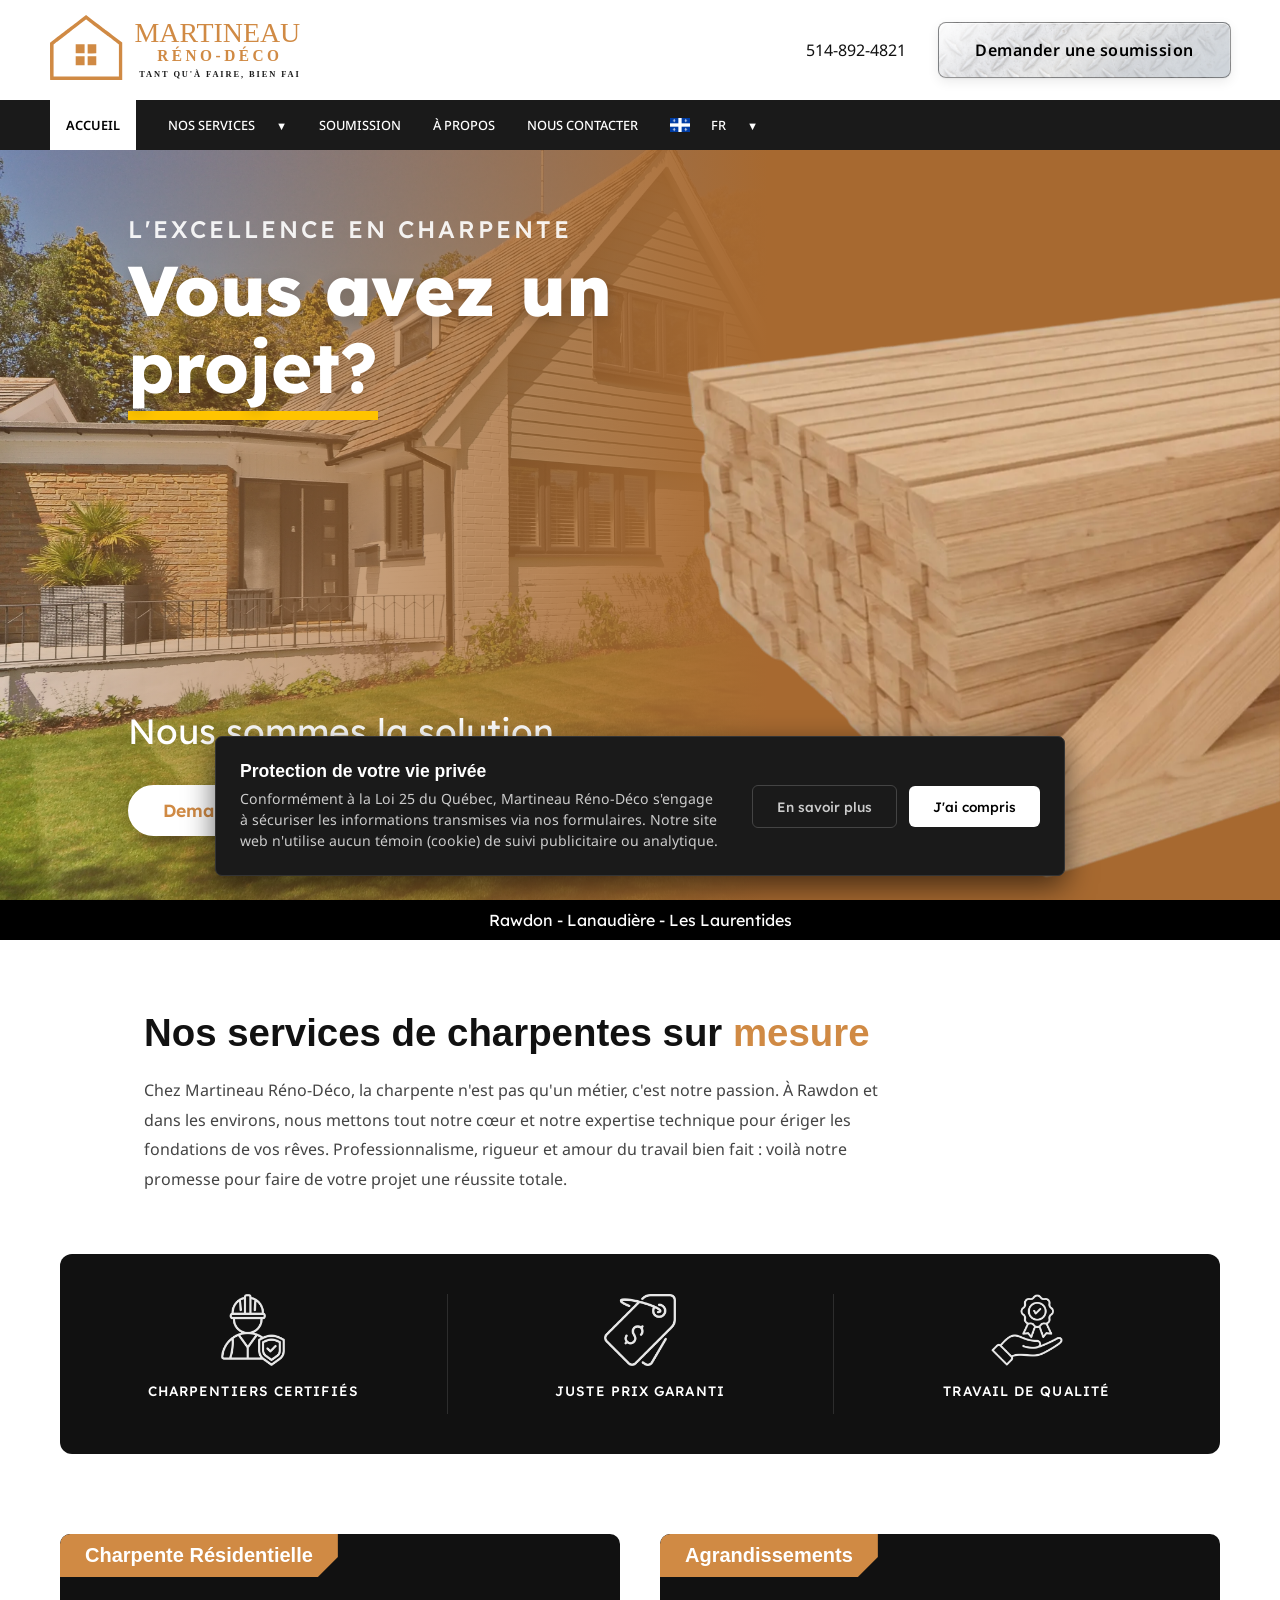
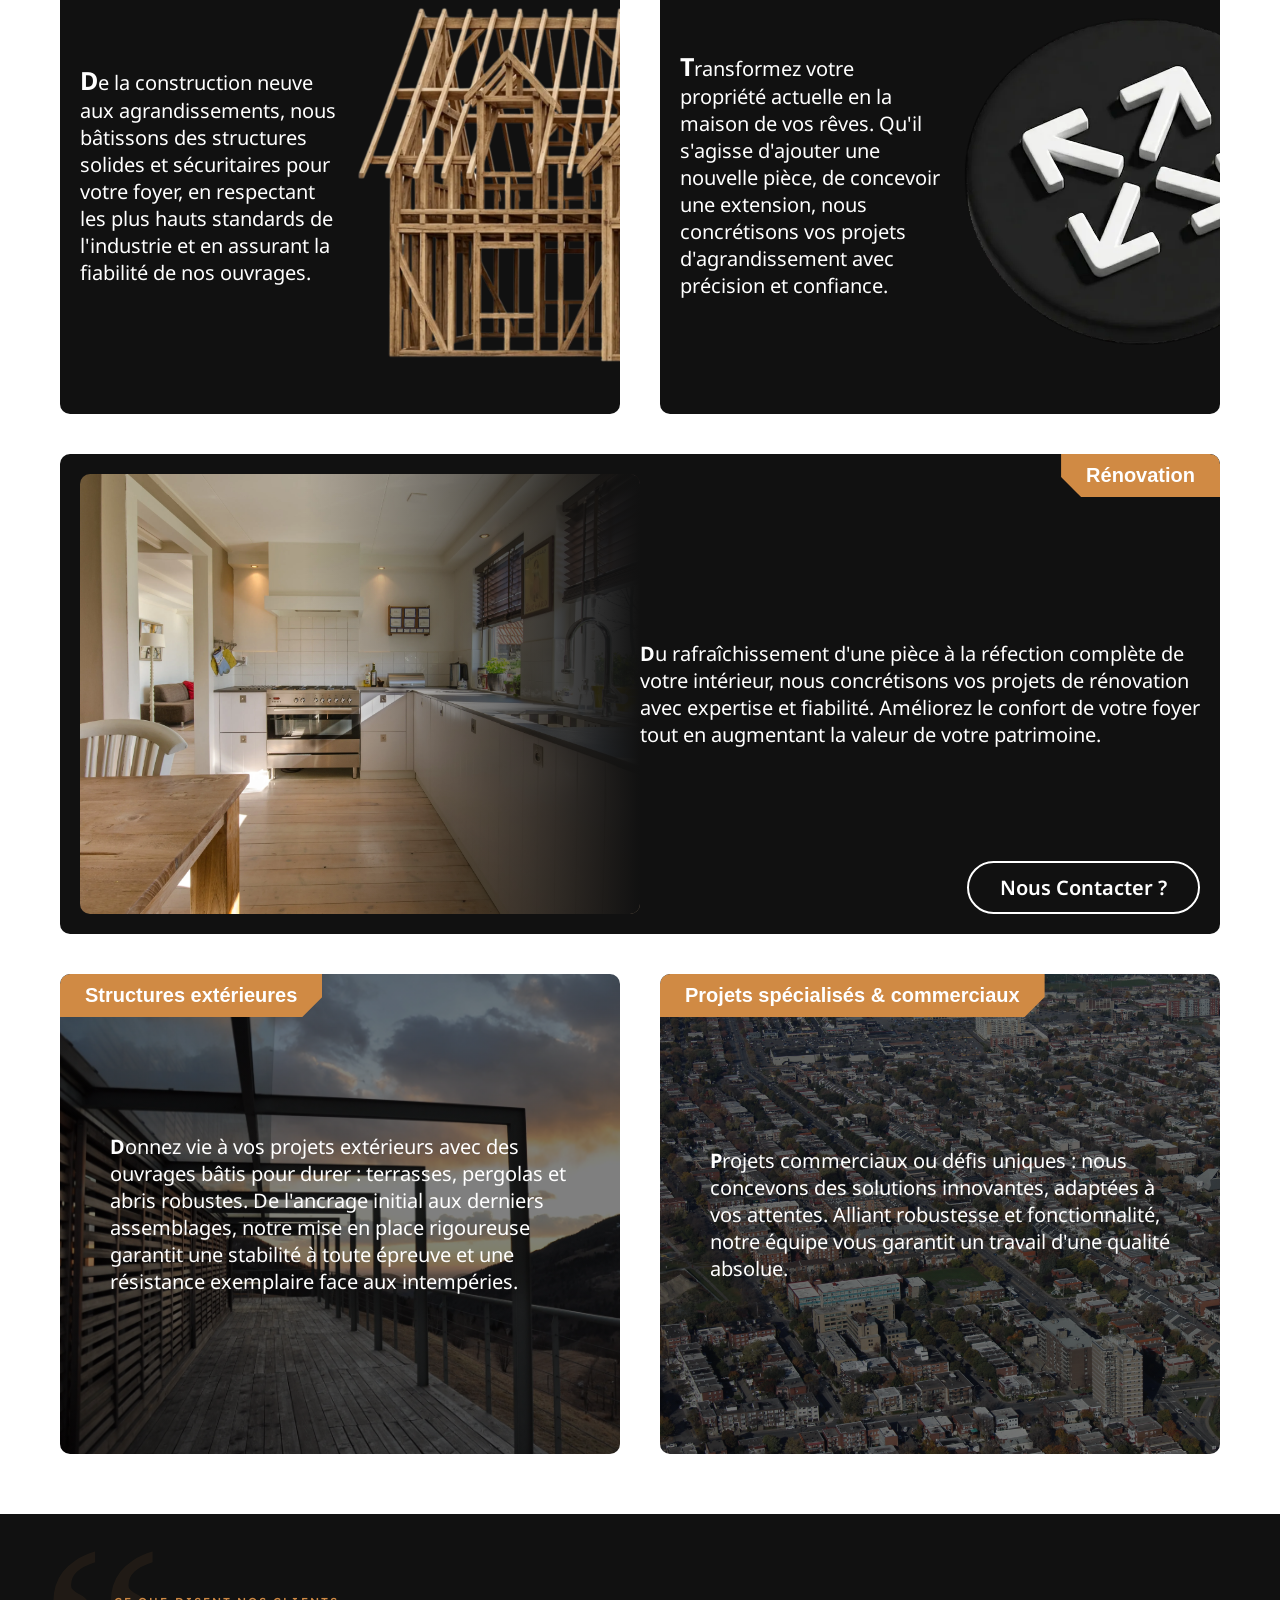
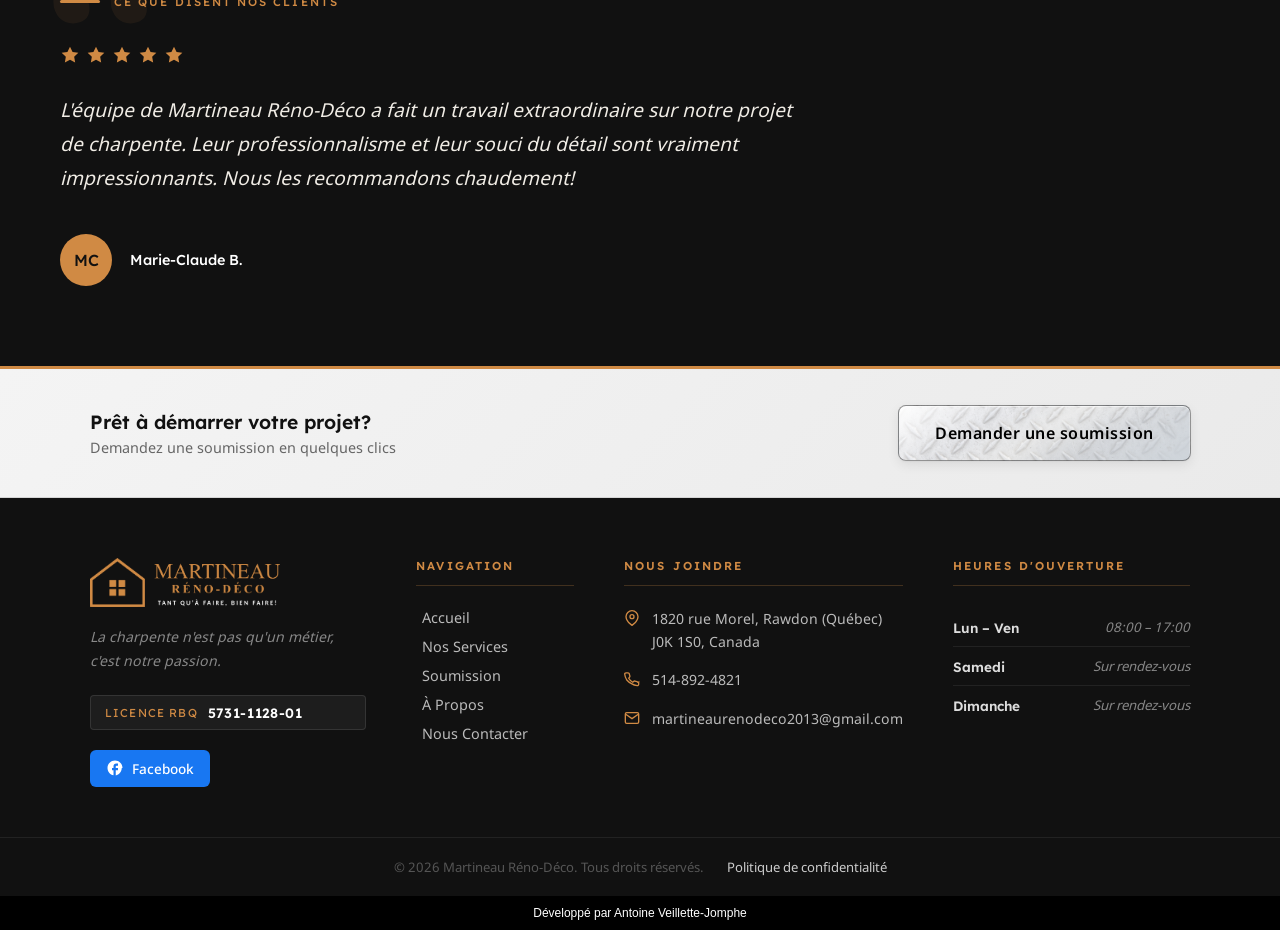
<file: index.html>
<!DOCTYPE html>
<html lang="fr">
<head>
    <meta charset="UTF-8">
    <meta name="viewport" content="width=device-width, initial-scale=1.0">
    <link rel="stylesheet" href="style.css">
    <link rel="icon" type="image/png" href="favicon.png">
    <meta property="og:image" content="https://www.martineaurenodeco.ca/icons/logo-second-version.webp" />
    <title data-i18n="title.index"></title>
</head>
<body>
    <div class="navbar-section">
            <div class="navbar">
            <div class="upper">
                <div class="background"></div>
                <div class="left">
                    <div class="logo">
                        <a href=""><img src="icons/logo-second-version.svg" alt="Logo"></a>
                    </div>
                </div>
                <div class="right">
                    <div class="tel">
                        <a href="tel:514-892-4821"><span>514-892-4821</span></a>
                    </div>

                    <div class="soumission">
                        <a class="diamond-plate" href="soumission.html">
                            <span data-i18n="hero.requestSubmission">Demander une soumission</span>
                        </a>
                    </div>

                    <button class="hamburger" aria-label="Menu">
                        <span class="bar"></span>
                        <span class="bar"></span>
                        <span class="bar"></span>
                    </button>
                </div>
            </div>

            <div class="bottom">
                <div class="background"></div>
                <div class="links">
                    <a class="active" href="index.html" data-i18n="nav.home">Accueil</a>
                    <span class="not-active">
                        <span data-i18n="nav.services">Nos services</span><div class="arrow">▼</div>
                    
                    <div class="dropdown">
                        <a href="nos-services.html#charpente">
                            <img src="icons/home.webp" alt="">
                            <p data-i18n="nav.serviceResidential">Charpente Résidentielle</p>
                        </a>
                        <div class="line"></div>
                        <a href="nos-services.html#agrandissement">
                            <img src="icons/expand.webp" alt="">
                            <p data-i18n="nav.serviceExpansion">Agrandissement de maison</p>
                        </a>
                        <div class="line"></div>
                        <a href="nos-services.html#garage">
                            <img src="icons/shed.webp" alt="">
                            <p data-i18n="nav.serviceGarage">Construction de garage et de cabanon</p>
                        </a>
                    </div>
                    </span>
                    <a class="not-active" href="soumission.html" data-i18n="nav.submission">Soumission</a>
                    <a class="not-active" href="a-propos.html" data-i18n="nav.about">À Propos</a>
                    <a class="not-active" href="nous-contacter.html" data-i18n="nav.contact">Nous Contacter</a>

                    <span class="not-active lang-toggle" id="desktop-lang-picker">
                        <img class="current-flag" src="icons/qc.webp" alt="FR" style="width: 20px; height: auto; margin-right: 5px;"> 
                        <span class="current-text">FR</span> 
                        <div class="arrow">▼</div>
                        
                        <div class="dropdown">
                            <a href="#" data-lang="fr" data-flag="icons/qc.webp" data-text="FR">
                                <img src="icons/qc.webp" alt="FR">
                                <p data-i18n="nav.french">Français</p>
                            </a>
                            <div class="line"></div>
                            <a href="#" data-lang="en" data-flag="icons/us.webp" data-text="EN">
                                <img src="icons/us.webp" alt="EN">
                                <p data-i18n="nav.english">English</p>
                            </a>
                        </div>
                    </span>
                </div>
            </div>
        </div>
    </div>
    

    <div class="mobile-menu">
        <div class="mobile-links">
            <a class="active" href="index.html" data-i18n="nav.home">Accueil</a>
            
            <div class="mobile-dropdown-toggle">
                <span>
                    <span data-i18n="nav.services">Nos services</span> <div class="arrow">▼</div>
                </span>
                <div class="mobile-dropdown">
                    <a href="nos-services.html#charpente">
                        <img src="icons/home.webp" alt="">
                        <p data-i18n="nav.serviceResidential">Charpente Résidentielle</p>
                    </a>
                    <div class="line"></div>
                    <a href="nos-services.html#agrandissement">
                        <img src="icons/expand.webp" alt="">
                        <p data-i18n="nav.serviceExpansion">Agrandissement de maison</p>
                    </a>
                    <div class="line"></div>
                    <a href="nos-services.html#garage">
                        <img src="icons/shed.webp" alt="">
                        <p data-i18n="nav.serviceGarage">Construction de garage et de cabanon</p>
                    </a>
                </div>
            </div>

            <a class="not-active" href="soumission.html" data-i18n="nav.submission">Soumission</a>
            <a class="not-active" href="a-propos.html" data-i18n="nav.about">À Propos</a>
            <a class="not-active" href="nous-contacter.html" data-i18n="nav.contact">Nous Contacter</a>
            <div class="mobile-dropdown-toggle" id="mobile-lang-picker">
                <span>
                    <span class="mobile-current-trigger" style="display: flex; align-items: center; gap: 10px; text-transform: uppercase;">
                        <img class="current-flag" src="icons/qc.webp" alt="FR" style="width: 24px; height: auto;"> 
                        <span class="current-text" data-i18n="nav.french">Français</span>
                    </span>
                    <div class="arrow">▼</div>
                </span>
                <div class="mobile-dropdown">
                    <a href="#" data-lang="fr" data-flag="icons/qc.webp" data-text="Français">
                        <img src="icons/qc.webp" alt="FR">
                        <p data-i18n="nav.french">Français</p>
                    </a>
                    <div class="line"></div>
                    <a href="#" data-lang="en" data-flag="icons/us.webp" data-text="English">
                        <img src="icons/us.webp" alt="EN">
                        <p data-i18n="nav.english">English</p>
                    </a>
                </div>
            </div>
            
            <div class="mobile-tel">
                <a href="tel:514-892-4821">514-892-4821</a>
            </div>

            <div class="soumission-mobile-btn">
                <a class="diamond-plate" href="soumission.html">
                    <span data-i18n="hero.requestSubmission">Demander une soumission</span>
                </a>
            </div>

        </div>
    </div>

    <section>

        <div class="card">

                <div class="top">
                    <div class="text">
                        <p class="title1" data-i18n="hero.title1">L'EXCELLENCE EN CHARPENTE</p>
                        <p class="title2" data-i18n="hero.title2">Vous avez un <strong>projet?</strong></p>
                    </div>
                </div>
                <div class="bottom">
                    <div class="text">
                        <p class="title3" data-i18n="hero.title3">Nous sommes la solution</p>
                    </div>
                    <div class="links">
                        <a href="soumission.html" class="devis" data-i18n="hero.devis">Demander un devis</a>
                        <a href="#intro-text" class="en-savoir-plus" data-i18n="hero.learnMore">En savoir plus</a>
                    </div>
                </div>
                 <img src="img/card-img.webp" alt="">
           
        </div>

        <div class="ruban-endroits">
            <p data-i18n="locations">Rawdon - Lanaudière - Les Laurentides</p>
        </div>

        <div class="intro-text" id="intro-text">
            <h1 data-i18n="intro.title">Nos services de charpentes sur <span>mesure</span></h1>
            <p data-i18n="intro.description">Chez Martineau Réno-Déco, la charpente n'est pas qu'un métier, c'est notre passion. À Rawdon et dans les environs, nous mettons tout notre cœur et notre expertise technique pour ériger les fondations de vos rêves. Professionnalisme, rigueur et amour du travail bien fait : voilà notre promesse pour faire de votre projet une réussite totale.</p>
        </div>

        <div class="table">
            <div class="item">
                <img src="icons/construction-safety.webp" alt=""><p data-i18n="table.item1">Charpentiers certifiés</p>
            </div>
            <div class="item">
                <img src="icons/price-tag.webp" alt=""><p data-i18n="table.item2">Juste prix garanti</p>
            </div>
            <div class="item">
                <img src="icons/quality.webp" alt=""><p data-i18n="table.item3">Travail de qualité</p>
            </div>
        </div>

        <div class="skill-card">
            <div class="upper">
                <div class="single-card first">
                    <h1 data-i18n="skills.residential.title">Charpente Résidentielle</h1>
                    <div class="left">
                        <p data-i18n="skills.residential.description"><strong>D</strong>e la construction neuve aux agrandissements, nous bâtissons des structures solides et sécuritaires pour votre foyer, en respectant les plus hauts standards de l'industrie et en assurant la fiabilité de nos ouvrages.</p>

                    </div>
                    <div class="right img-special">
                        <img src="img/charpente.webp" alt="">
                    </div>
                </div>
                <div class="single-card second">
                    <h1 data-i18n="skills.expansion.title">Agrandissements</h1>
                    <div class="left">
                        <p data-i18n="skills.expansion.description"><strong>T</strong>ransformez votre propriété actuelle en la maison de vos rêves. Qu’il s’agisse d’ajouter une nouvelle pièce, de concevoir une extension, nous concrétisons vos projets d’agrandissement avec précision et confiance.</p>
                    </div>
                    <div class="right img-special">
                        <img src="img/expension.webp" alt="">
                    </div>
                </div>
            </div>
            <div class="bottom">
                <div class="single-card">
                    <div class="left">
                        <img src="img/renovation.webp" alt="">
                    </div>
                    <div class="right">
                        
                        <p data-i18n="skills.renovation.description"><strong>D</strong>u rafraîichissement d'une pièce à la réfection complète de votre intérieur, nous concrétisons vos projets de rénovation avec expertise et fiabilité. Améliorez le confort de votre foyer tout en augmentant la valeur de votre patrimoine.</p>
                        <a href="nous-contacter.html" data-i18n="skills.renovation.contact">Nous Contacter ?</a>
                    </div>
                    <h1 data-i18n="skills.renovation.title">Rénovation</h1>
                </div>
            </div>
            <div class="upper">
                <div class="single-card first center-option first-img">
                    <h1 data-i18n="skills.exterior.title">Structures extérieures</h1>
                    <div class="center">
                            <p data-i18n="skills.exterior.description"><strong>D</strong>onnez vie à vos projets extérieurs avec des ouvrages bâtis pour durer : terrasses, pergolas et abris robustes. De l'ancrage initial aux derniers assemblages, notre mise en place rigoureuse garantit une stabilité à toute épreuve et une résistance exemplaire face aux intempéries.</p>
                    </div>
                </div>
                <div class="single-card second center-option second-img">
                    <h1>Projets spécialisés & commerciaux</h1>
                    <div class="center special">
                        <p data-i18n="skills.specialized.description"><strong>P</strong>rojets commerciaux ou défis uniques : nous concevons des solutions innovantes, adaptées à vos attentes. Alliant robustesse et fonctionnalité, notre équipe vous garantit un travail d’une qualité absolue.</p>
                    </div>
                </div>
            </div>
        </div>

            <section class="section-avis">
                <div class="avis-label">
                <div class="avis-label-line"></div>
                <span data-i18n="testimonials.label">Ce que disent nos clients</span>
            </div>

            <div class="avis-stars">
                <svg class="star" viewBox="0 0 24 24"><path d="M12 2l3.09 6.26L22 9.27l-5 4.87 1.18 6.88L12 17.77l-6.18 3.25L7 14.14 2 9.27l6.91-1.01L12 2z"/></svg>
                <svg class="star" viewBox="0 0 24 24"><path d="M12 2l3.09 6.26L22 9.27l-5 4.87 1.18 6.88L12 17.77l-6.18 3.25L7 14.14 2 9.27l6.91-1.01L12 2z"/></svg>
                <svg class="star" viewBox="0 0 24 24"><path d="M12 2l3.09 6.26L22 9.27l-5 4.87 1.18 6.88L12 17.77l-6.18 3.25L7 14.14 2 9.27l6.91-1.01L12 2z"/></svg>
                <svg class="star" viewBox="0 0 24 24"><path d="M12 2l3.09 6.26L22 9.27l-5 4.87 1.18 6.88L12 17.77l-6.18 3.25L7 14.14 2 9.27l6.91-1.01L12 2z"/></svg>
                <svg class="star" viewBox="0 0 24 24"><path d="M12 2l3.09 6.26L22 9.27l-5 4.87 1.18 6.88L12 17.77l-6.18 3.25L7 14.14 2 9.27l6.91-1.01L12 2z"/></svg>
            </div>

            <p class="avis-texte" data-i18n="testimonials.content">
                L'équipe de Martineau Réno-Déco a fait un travail extraordinaire sur notre projet de charpente. Leur professionnalisme et leur souci du détail sont vraiment impressionnants. Nous les recommandons chaudement!
            </p>

            <div class="avis-footer">
                <div class="avis-avatar">MC</div>
                <div class="avis-meta">
                    <span class="avis-nom" data-i18n="testimonials.author">Marie-Claude B.</span>
                </div>
            </div>
        </section>

        
    </section>

    <footer class="site-footer">

        <div class="footer-cta-band">
            <div class="footer-cta-inner">
                <div class="footer-cta-text">
                    <p class="footer-cta-label" data-i18n="footer.readyToStart">Prêt à démarrer votre projet?</p>
                    <p class="footer-cta-sub" data-i18n="footer.demandSubmission">Demandez une soumission en quelques clics</p>
                </div>
                <a href="soumission.html" class="diamond-plate footer-cta-btn">
                    <span data-i18n="hero.requestSubmission">Demander une soumission</span>
                </a>
            </div>
        </div>

        <div class="footer-main">
            <div class="footer-brand-col">
                <img src="icons/logo-second-version-footer.webp" alt="Martineau Réno-Déco" class="footer-logo">
                <p class="footer-tagline">La charpente n'est pas qu'un métier,<br>c'est notre passion.</p>
                <div class="place-column">
                     <div class="footer-rbq">
                    <span class="footer-rbq-label">Licence RBQ</span>
                    <span class="footer-rbq-num">5731-1128-01</span>
                    </div>
                    <a href="https://www.facebook.com/martineau.reno.deco/" target="_blank" rel="noopener" class="footer-fb-btn">
                        <svg viewBox="0 0 24 24"><path d="M22 12c0-5.52-4.48-10-10-10S2 6.48 2 12c0 4.84 3.44 8.87 8 9.8V15H8v-3h2V9.5C10 7.57 11.57 6 13.5 6H16v3h-2c-.55 0-1 .45-1 1v2h3v3h-3v6.95c4.56-.93 8-4.96 8-9.8z"/></svg>
                        Facebook
                    </a>
                </div>
            </div>

            <div class="footer-links-col">
                <h3 class="footer-col-title">Navigation</h3>
                <nav class="footer-nav">
                    <a href="index.html">Accueil</a>
                    <a href="nos-services.html">Nos Services</a>
                    <a href="soumission.html">Soumission</a>
                    <a href="a-propos.html">À Propos</a>
                    <a href="nous-contacter.html">Nous Contacter</a>
                </nav>
            </div>

            <div class="footer-contact-col">
                <h3 class="footer-col-title">Nous joindre</h3>
                <div class="footer-contact-list">
                    <div class="footer-contact-item">
                        <svg viewBox="0 0 24 24" fill="none" stroke="currentColor" stroke-width="2"><path d="M21 10c0 7-9 13-9 13s-9-6-9-13a9 9 0 0 1 18 0z"/><circle cx="12" cy="10" r="3"/></svg>
                        <span>1820 rue Morel, Rawdon (Québec)<br>J0K 1S0, Canada</span>
                    </div>
                    <div class="footer-contact-item">
                        <svg viewBox="0 0 24 24" fill="none" stroke="currentColor" stroke-width="2"><path d="M22 16.92v3a2 2 0 0 1-2.18 2 19.79 19.79 0 0 1-8.63-3.07A19.5 19.5 0 0 1 4.14 13.5 19.79 19.79 0 0 1 1.07 4.87 2 2 0 0 1 3 2.69h3a2 2 0 0 1 2 1.72c.127.96.361 1.903.7 2.81a2 2 0 0 1-.45 2.11L7.09 10.91a16 16 0 0 0 6 6l1.27-1.27a2 2 0 0 1 2.11-.45c.907.339 1.85.573 2.81.7A2 2 0 0 1 21 18v-.08z"/></svg>
                        <a href="tel:514-892-4821">514-892-4821</a>
                    </div>
                    <div class="footer-contact-item">
                        <svg viewBox="0 0 24 24" fill="none" stroke="currentColor" stroke-width="2"><path d="M4 4h16c1.1 0 2 .9 2 2v12c0 1.1-.9 2-2 2H4c-1.1 0-2-.9-2-2V6c0-1.1.9-2 2-2z"/><polyline points="22,6 12,13 2,6"/></svg>
                        <a href="mailto:martineaurenodeco2013@gmail.com">martineaurenodeco2013@gmail.com</a>
                    </div>
                </div>
            </div>

            <div class="footer-hours-col">
                <h3 class="footer-col-title">Heures d'ouverture</h3>
                <div class="footer-hours-list">
                    <div class="footer-hours-row">
                        <span class="footer-hours-day">Lun – Ven</span>
                        <span class="footer-hours-time">08:00 – 17:00</span>
                    </div>
                    <div class="footer-hours-divider"></div>
                    <div class="footer-hours-row">
                        <span class="footer-hours-day">Samedi</span>
                        <span class="footer-hours-time">Sur rendez-vous</span>
                    </div>
                    <div class="footer-hours-divider"></div>
                    <div class="footer-hours-row">
                        <span class="footer-hours-day">Dimanche</span>
                        <span class="footer-hours-time">Sur rendez-vous</span>
                    </div>
                </div>
            </div>
        </div>

        <div class="footer-bottom">
            <p>&copy; 2026 Martineau Réno-Déco. Tous droits réservés.</p>
        </div>

    </footer>
    <div class="ruban-dev">
            <p data-i18n="services.dev">Developper par Antoine Veillette-Jomphe</p>
    </div>

        <div id="privacy-banner" class="privacy-banner">
            <div class="privacy-container">
                <div class="privacy-text">
                    <h3 data-i18n="services.popupprivacy-title" >Protection de votre vie privée</h3>
                    <p data-i18n="services.popupprivacy-description">Conformément à la Loi 25 du Québec, Martineau Réno-Déco s'engage à sécuriser les informations transmises via nos formulaires. Notre site web n'utilise aucun témoin (cookie) de suivi publicitaire ou analytique.</p>
                </div>
                <div class="privacy-buttons">
                    <a data-i18n="services.popupprivacy-more" href="politique-de-confidentialite.html" class="privacy-btn btn-secondary">En savoir plus</a>
                    <button data-i18n="services.popupprivacy-understood" id="btn-close-privacy" class="privacy-btn btn-primary">J'ai compris</button>
                </div>
            </div>
        </div>

<script src="i18n.js"></script>
<script src="script.js"></script>
</body>
</html>
</file>
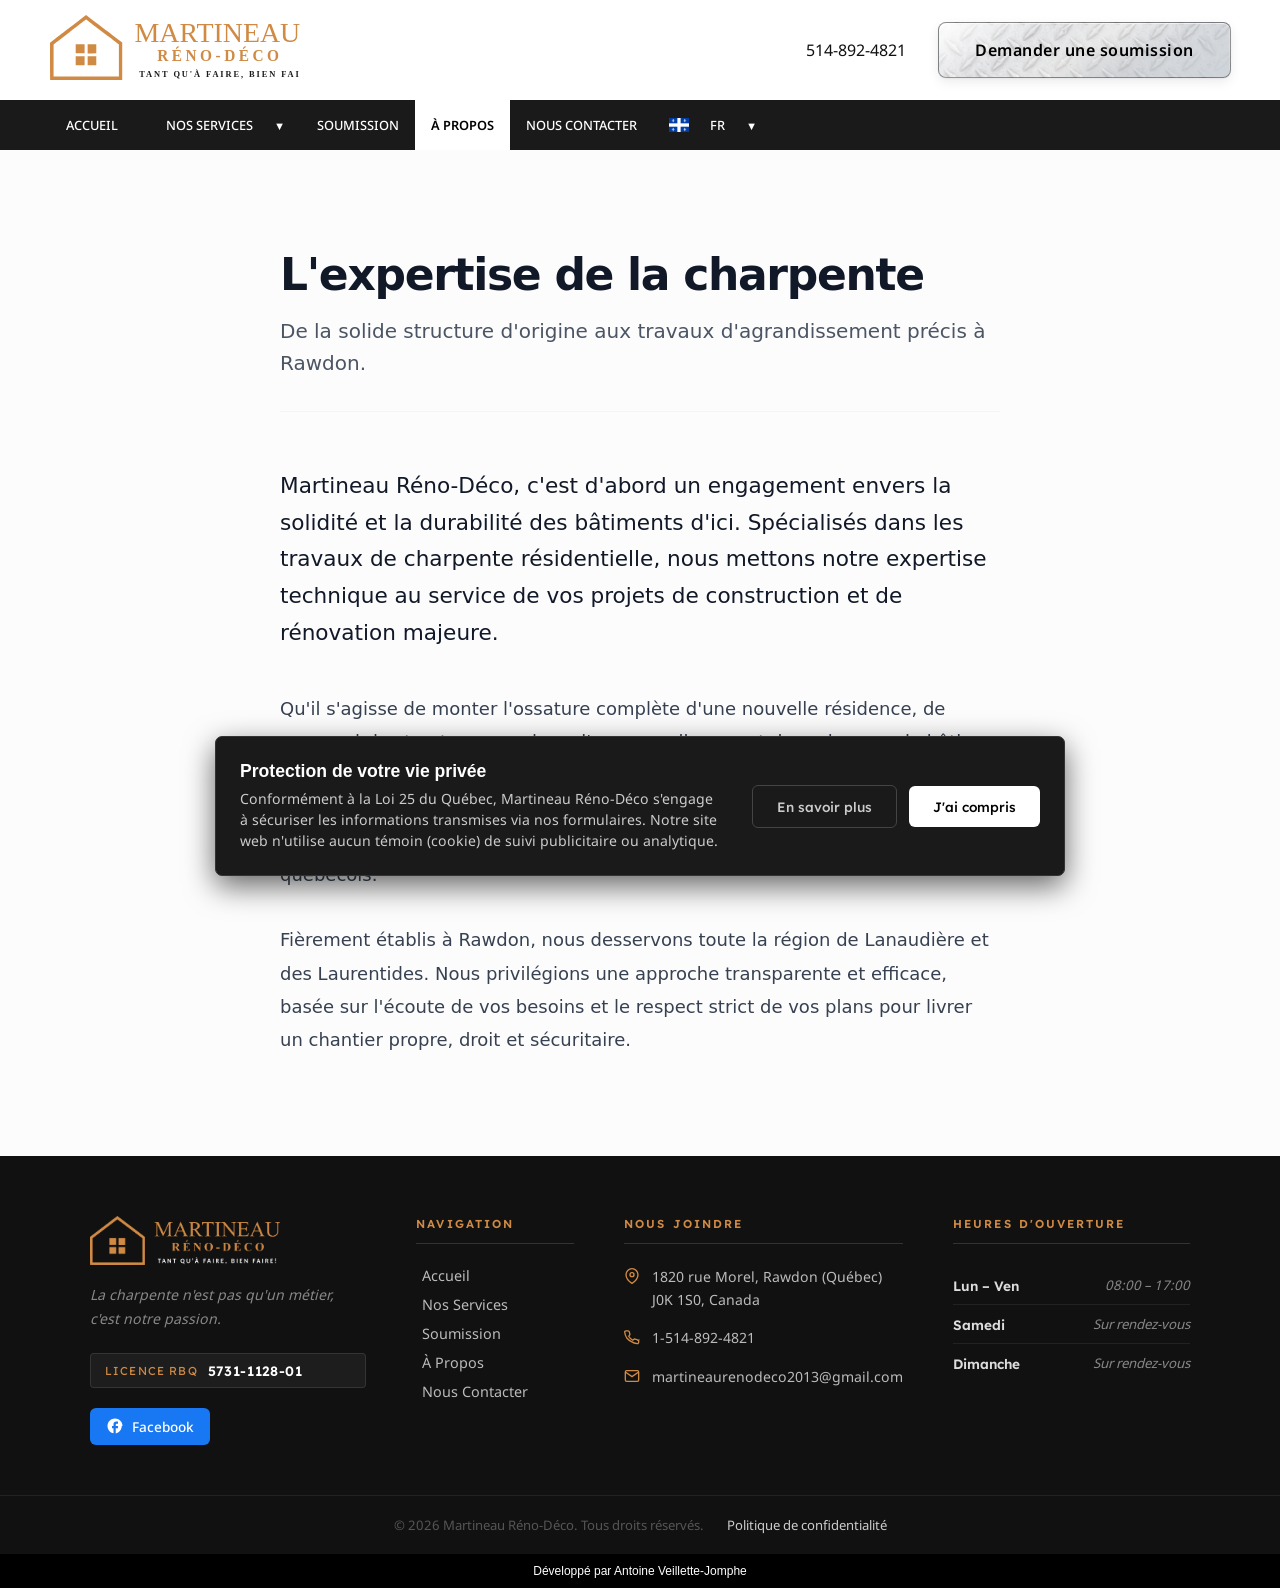
<file: a-propos.html>
<!DOCTYPE html>
<html lang="fr">
<head>
    <meta charset="UTF-8">
    <meta name="viewport" content="width=device-width, initial-scale=1.0">
    <link rel="stylesheet" href="style.css">
    <link rel="icon" type="image/png" href="favicon.png">
    <meta property="og:image" content="https://www.martineaurenodeco.ca/icons/logo-second-version.webp" />
    <title data-i18n="title.about"></title>
</head>
<body>
    <div class="navbar-section">
            <div class="navbar">
            <div class="upper">
                <div class="background"></div>
                <div class="left">
                    <div class="logo">
                        <a href=""><img src="icons/logo-second-version.svg" alt="Logo"></a>
                    </div>
                </div>
                <div class="right">
                    <div class="tel">
                        <a href="tel:514-892-4821"><span>514-892-4821</span></a>
                    </div>

                    <div class="soumission">
                        <a class="diamond-plate" href="#">
                            <span data-i18n="hero.requestSubmission">Demander une soumission</span>
                        </a>
                    </div>

                    <button class="hamburger" aria-label="Menu">
                        <span class="bar"></span>
                        <span class="bar"></span>
                        <span class="bar"></span>
                    </button>
                </div>
            </div>

            <div class="bottom">
                <div class="background"></div>
                <div class="links">
                    <a class="not-active" href="index.html" data-i18n="nav.home">Accueil</a>
                    <span class="not-active">
                        <span data-i18n="nav.services">Nos services</span><div class="arrow">▼</div>
                    
                    <div class="dropdown">
                        <a href="nos-services.html#charpente">
                            <img src="icons/home.webp" alt="">
                            <p data-i18n="nav.serviceResidential">Charpente Résidentielle</p>
                        </a>
                        <div class="line"></div>
                        <a href="nos-services.html#agrandissement">
                            <img src="icons/expand.webp" alt="">
                            <p data-i18n="nav.serviceExpansion">Agrandissement de maison</p>
                        </a>
                        <div class="line"></div>
                        <a href="nos-services.html#garage">
                            <img src="icons/shed.webp" alt="">
                            <p data-i18n="nav.serviceGarage">Construction de garage et de cabanon</p>
                        </a>
                    </div>
                    </span>
                    <a class="not-active" href="soumission.html" data-i18n="nav.submission">Soumission</a>
                    <a class="active" href="a-propos.html" data-i18n="nav.about">À Propos</a>
                    <a class="not-active" href="nous-contacter.html" data-i18n="nav.contact">Nous Contacter</a>

                    <span class="not-active lang-toggle" id="desktop-lang-picker">
                        <img class="current-flag" src="icons/qc.webp" alt="FR" style="width: 20px; height: auto; margin-right: 5px;"> 
                        <span class="current-text">FR</span> 
                        <div class="arrow">▼</div>
                        
                        <div class="dropdown">
                            <a href="#" data-lang="fr" data-flag="icons/qc.webp" data-text="FR">
                                <img src="icons/qc.webp" alt="FR">
                                <p data-i18n="nav.french">Français</p>
                            </a>
                            <div class="line"></div>
                            <a href="#" data-lang="en" data-flag="icons/us.webp" data-text="EN">
                                <img src="icons/us.webp" alt="EN">
                                <p data-i18n="nav.english">English</p>
                            </a>
                        </div>
                    </span>
                </div>
            </div>
        </div>
    </div>
    

    <div class="mobile-menu">
        <div class="mobile-links">
            <a class="not-active" href="index.html" data-i18n="nav.home">Accueil</a>
            
            <div class="mobile-dropdown-toggle">
                <span>
                    <span data-i18n="nav.services">Nos services</span> <div class="arrow">▼</div>
                </span>
                <div class="mobile-dropdown">
                    <a href="nos-services.html#charpente">
                        <img src="icons/home.webp" alt="">
                        <p data-i18n="nav.serviceResidential">Charpente Résidentielle</p>
                    </a>
                    <div class="line"></div>
                    <a href="nos-services.html#agrandissement">
                        <img src="icons/expand.webp" alt="">
                        <p data-i18n="nav.serviceExpansion">Agrandissement de maison</p>
                    </a>
                    <div class="line"></div>
                    <a href="nos-services.html#garage">
                        <img src="icons/shed.webp" alt="">
                        <p data-i18n="nav.serviceGarage">Construction de garage et de cabanon</p>
                    </a>
                </div>
            </div>

            <a class="not-active" href="soumission.html" data-i18n="nav.submission">Soumission</a>
            <a class="active" href="a-propos.html" data-i18n="nav.about">À Propos</a>
            <a class="not-active" href="nous-contacter.html" data-i18n="nav.contact">Nous Contacter</a>
            <div class="mobile-dropdown-toggle" id="mobile-lang-picker">
                <span>
                    <span class="mobile-current-trigger" style="display: flex; align-items: center; gap: 10px; text-transform: uppercase;">
                        <img class="current-flag" src="icons/qc.webp" alt="FR" style="width: 24px; height: auto;"> 
                        <span class="current-text">Français</span>
                    </span>
                    <div class="arrow">▼</div>
                </span>
                <div class="mobile-dropdown">
                    <a href="#" data-lang="fr" data-flag="icons/qc.webp" data-text="Français">
                        <img src="icons/qc.webp" alt="FR">
                        <p data-i18n="nav.french">Français</p>
                    </a>
                    <div class="line"></div>
                    <a href="#" data-lang="en" data-flag="icons/us.webp" data-text="English">
                        <img src="icons/us.webp" alt="EN">
                        <p data-i18n="nav.english">English</p>
                    </a>
                </div>
            </div>
            
            <div class="mobile-tel">
                <a href="tel:514-892-4821">514-892-4821</a>
            </div>

            <div class="soumission-mobile-btn">
                <a class="diamond-plate" href="#">
                    <span data-i18n="hero.requestSubmission">Demander une soumission</span>
                </a>
            </div>

        </div>
    </div>


    <section class="about-page-section">
        <div class="about-container">
            <!-- En-tête épuré -->
            <div class="about-header">
                <h1 data-i18n="about.title">L'expertise de la charpente</h1>
                <p class="subtitle" data-i18n="about.subtitle">De la solide structure d'origine aux travaux d'agrandissement précis à Rawdon.</p>
            </div>

            <!-- Corps du texte axé sur le métier -->
            <div class="about-text-block">
                <p class="intro-lead" data-i18n="about.intro">
                    Martineau Réno-Déco, c’est d’abord un engagement envers la solidité et la durabilité des bâtiments d'ici. Spécialisés dans les travaux de charpente résidentielle, nous mettons notre expertise technique au service de vos projets de construction et de rénovation majeure.
                </p>
                
                <p data-i18n="about.body1">
                    Qu'il s'agisse de monter l'ossature complète d'une nouvelle résidence, de concevoir la structure complexe d'un agrandissement de maison ou de bâtir un garage robuste, nous travaillons avec une précision rigoureuse. Chaque solive, chaque mur porteur et chaque composante de toit est assemblé selon les règles de l'art pour assurer une stabilité à toute épreuve face aux hivers québécois.
                </p>

                <p data-i18n="about.body2">
                    Fièrement établis à Rawdon, nous desservons toute la région de Lanaudière et des Laurentides. Nous privilégions une approche transparente et efficace, basée sur l'écoute de vos besoins et le respect strict de vos plans pour livrer un chantier propre, droit et sécuritaire.
                </p>
            </div>
        </div>
    </section>

    <footer class="site-footer">
        <div class="footer-main">
            <div class="footer-brand-col">
                <img src="icons/logo-second-version-footer.webp" alt="Martineau Réno-Déco" class="footer-logo">
                <p class="footer-tagline">La charpente n'est pas qu'un métier,<br>c'est notre passion.</p>
                <div class="place-column">
                     <div class="footer-rbq">
                    <span class="footer-rbq-label">Licence RBQ</span>
                    <span class="footer-rbq-num">5731-1128-01</span>
                    </div>
                    <a href="https://www.facebook.com/martineau.reno.deco/" target="_blank" rel="noopener" class="footer-fb-btn">
                        <svg viewBox="0 0 24 24"><path d="M22 12c0-5.52-4.48-10-10-10S2 6.48 2 12c0 4.84 3.44 8.87 8 9.8V15H8v-3h2V9.5C10 7.57 11.57 6 13.5 6H16v3h-2c-.55 0-1 .45-1 1v2h3v3h-3v6.95c4.56-.93 8-4.96 8-9.8z"/></svg>
                        Facebook
                    </a>
                </div>
            </div>

            <div class="footer-links-col">
                <h3 class="footer-col-title">Navigation</h3>
                <nav class="footer-nav">
                    <a href="index.html">Accueil</a>
                    <a href="nos-services.html">Nos Services</a>
                    <a href="soumission.html">Soumission</a>
                    <a href="a-propos.html">À Propos</a>
                    <a href="nous-contacter.html">Nous Contacter</a>
                </nav>
            </div>

            <div class="footer-contact-col">
                <h3 class="footer-col-title">Nous joindre</h3>
                <div class="footer-contact-list">
                    <div class="footer-contact-item">
                        <svg viewBox="0 0 24 24" fill="none" stroke="currentColor" stroke-width="2"><path d="M21 10c0 7-9 13-9 13s-9-6-9-13a9 9 0 0 1 18 0z"/><circle cx="12" cy="10" r="3"/></svg>
                        <span>1820 rue Morel, Rawdon (Québec)<br>J0K 1S0, Canada</span>
                    </div>
                    <div class="footer-contact-item">
                        <svg viewBox="0 0 24 24" fill="none" stroke="currentColor" stroke-width="2"><path d="M22 16.92v3a2 2 0 0 1-2.18 2 19.79 19.79 0 0 1-8.63-3.07A19.5 19.5 0 0 1 4.14 13.5 19.79 19.79 0 0 1 1.07 4.87 2 2 0 0 1 3 2.69h3a2 2 0 0 1 2 1.72c.127.96.361 1.903.7 2.81a2 2 0 0 1-.45 2.11L7.09 10.91a16 16 0 0 0 6 6l1.27-1.27a2 2 0 0 1 2.11-.45c.907.339 1.85.573 2.81.7A2 2 0 0 1 21 18v-.08z"/></svg>
                        <a href="tel:1-514-892-4821">1-514-892-4821</a>
                    </div>
                    <div class="footer-contact-item">
                        <svg viewBox="0 0 24 24" fill="none" stroke="currentColor" stroke-width="2"><path d="M4 4h16c1.1 0 2 .9 2 2v12c0 1.1-.9 2-2 2H4c-1.1 0-2-.9-2-2V6c0-1.1.9-2 2-2z"/><polyline points="22,6 12,13 2,6"/></svg>
                        <a href="mailto:martineaurenodeco2013@gmail.com">martineaurenodeco2013@gmail.com</a>
                    </div>
                </div>
            </div>

            <div class="footer-hours-col">
                <h3 class="footer-col-title">Heures d'ouverture</h3>
                <div class="footer-hours-list">
                    <div class="footer-hours-row">
                        <span class="footer-hours-day">Lun – Ven</span>
                        <span class="footer-hours-time">08:00 – 17:00</span>
                    </div>
                    <div class="footer-hours-divider"></div>
                    <div class="footer-hours-row">
                        <span class="footer-hours-day">Samedi</span>
                        <span class="footer-hours-time">Sur rendez-vous</span>
                    </div>
                    <div class="footer-hours-divider"></div>
                    <div class="footer-hours-row">
                        <span class="footer-hours-day">Dimanche</span>
                        <span class="footer-hours-time">Sur rendez-vous</span>
                    </div>
                </div>
            </div>
        </div>

        <div class="footer-bottom">
            <p>&copy; 2026 Martineau Réno-Déco. Tous droits réservés.</p>
        </div>

    </footer>
    <div class="ruban-dev bottom">
            <p data-i18n="services.dev">Developper par Antoine Veillette-Jomphe</p>
    </div>

        <div id="privacy-banner" class="privacy-banner">
            <div class="privacy-container">
                <div class="privacy-text">
                    <h3 data-i18n="services.popupprivacy-title" >Protection de votre vie privée</h3>
                    <p data-i18n="services.popupprivacy-description">Conformément à la Loi 25 du Québec, Martineau Réno-Déco s'engage à sécuriser les informations transmises via nos formulaires. Notre site web n'utilise aucun témoin (cookie) de suivi publicitaire ou analytique.</p>
                </div>
                <div class="privacy-buttons">
                    <a data-i18n="services.popupprivacy-more" href="politique-de-confidentialite.html" class="privacy-btn btn-secondary">En savoir plus</a>
                    <button data-i18n="services.popupprivacy-understood" id="btn-close-privacy" class="privacy-btn btn-primary">J'ai compris</button>
                </div>
            </div>
        </div>

<script src="i18n.js"></script>
<script src="script.js"></script>
</body>
</html>
</file>
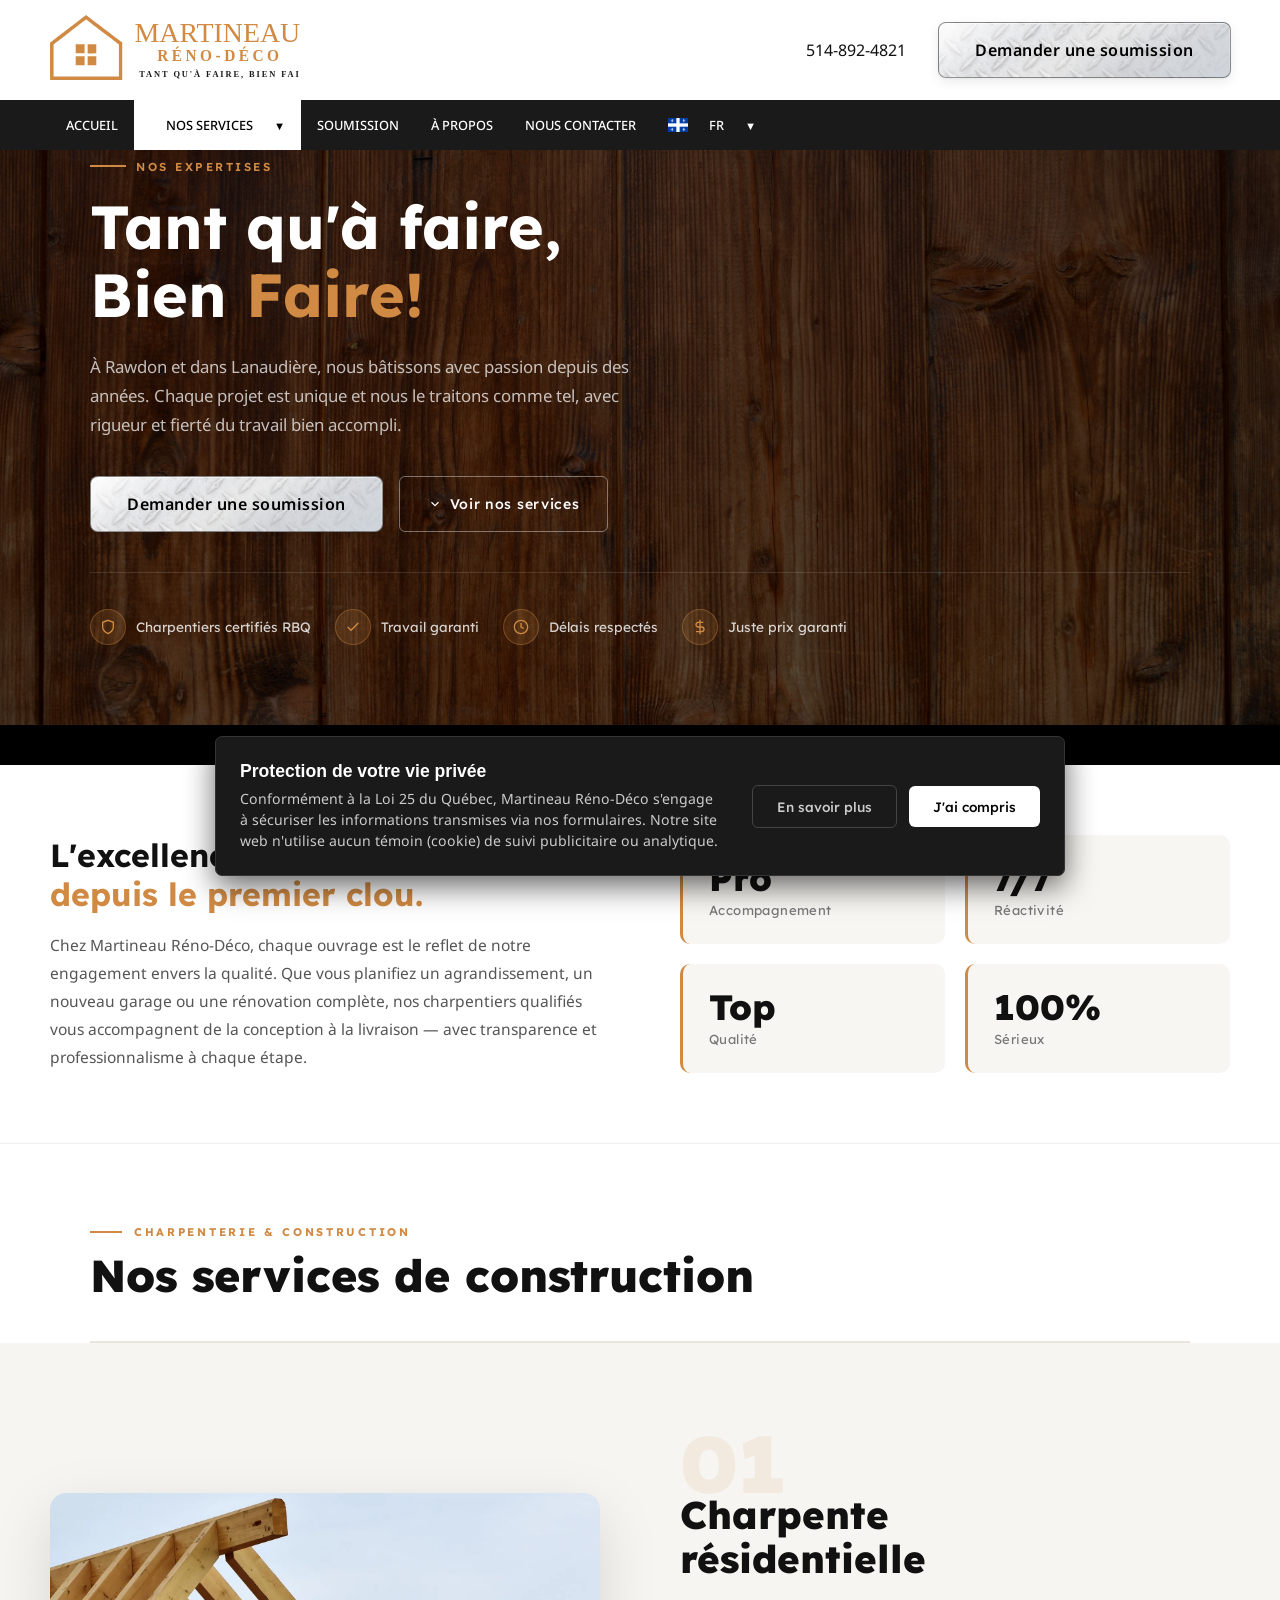
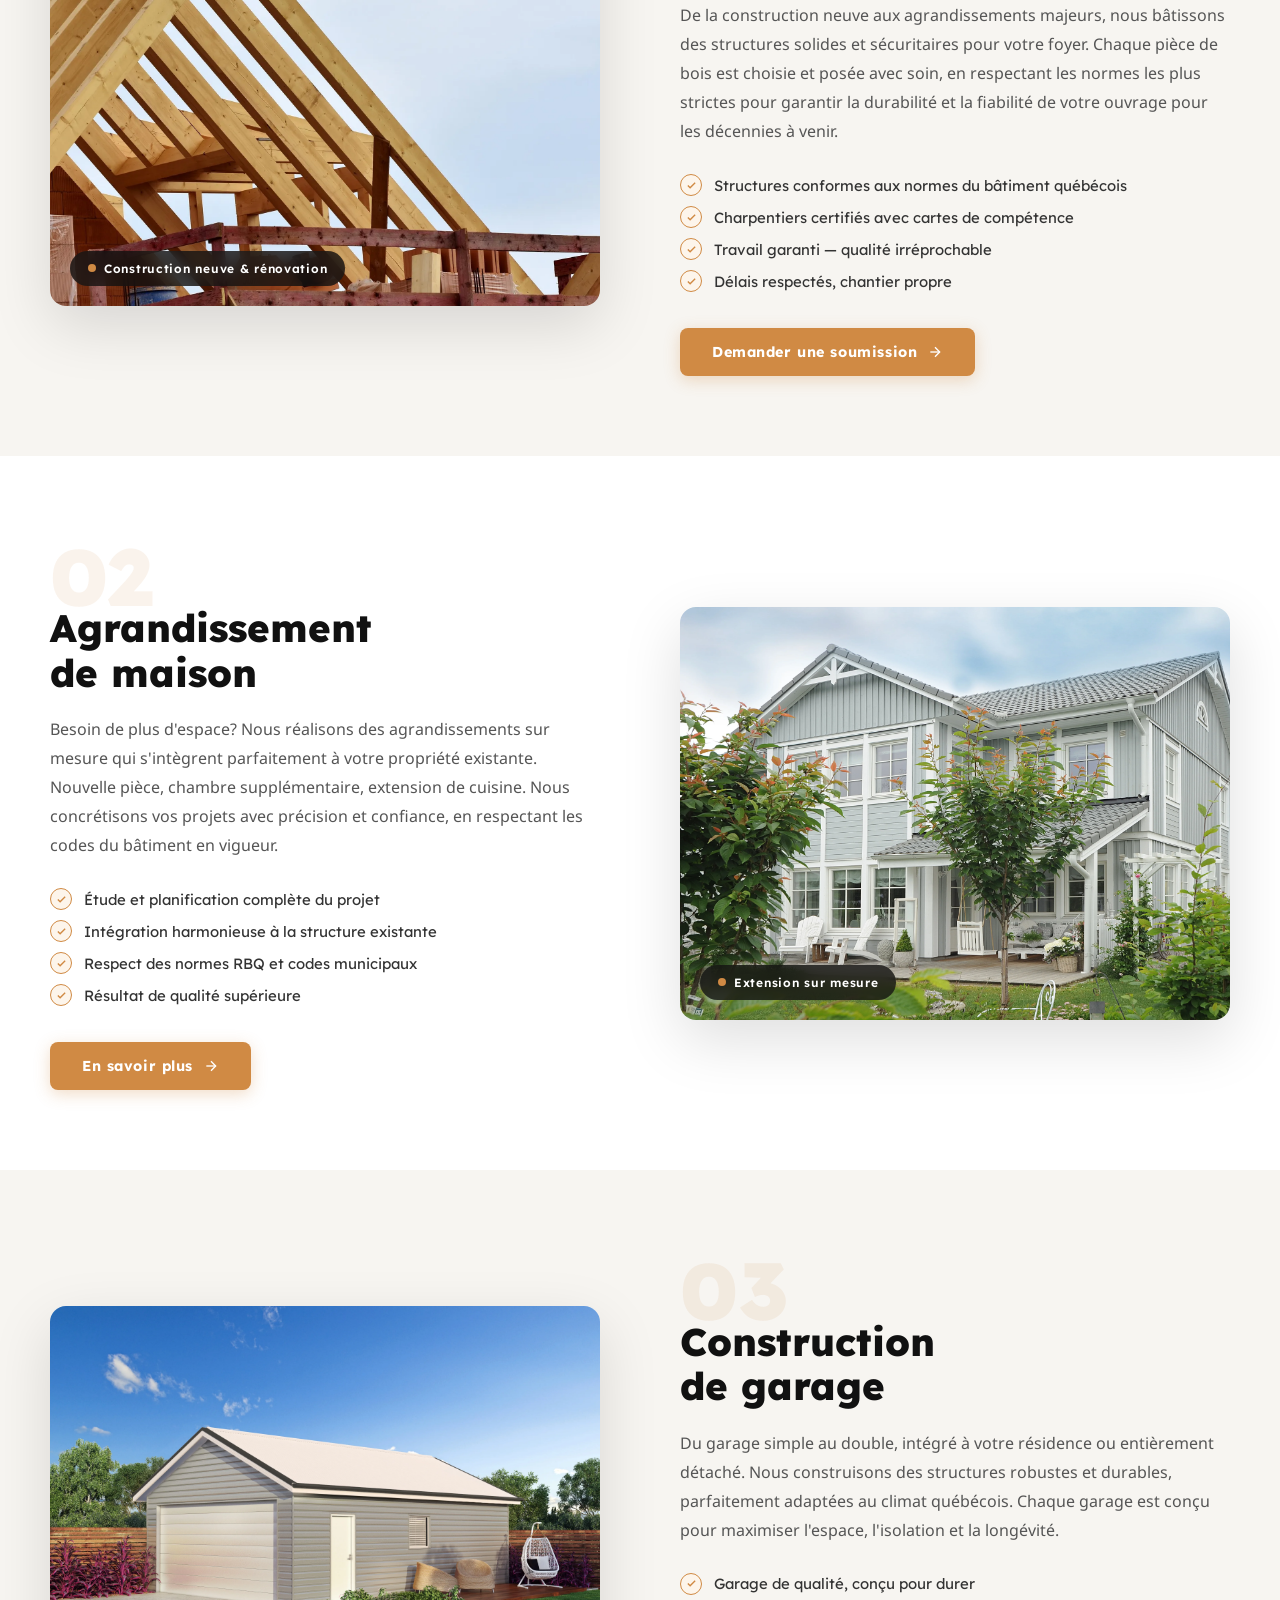
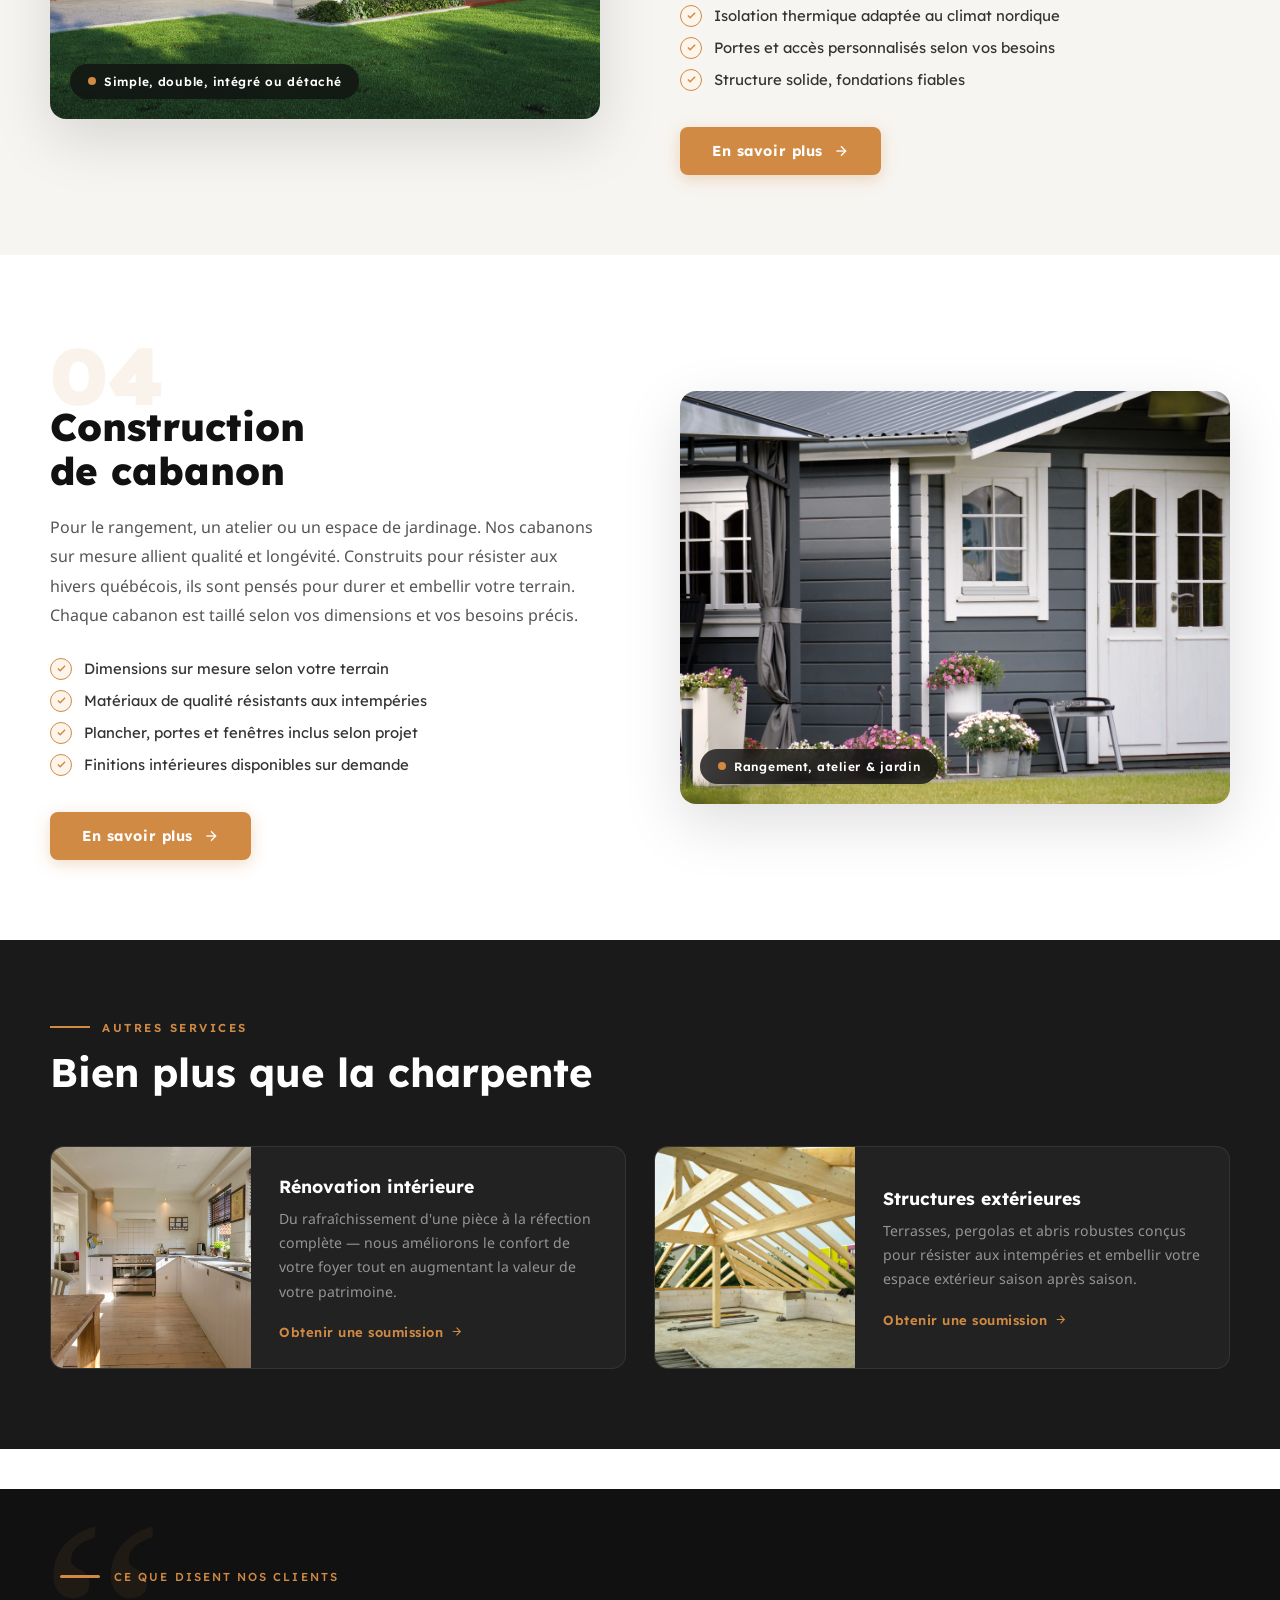
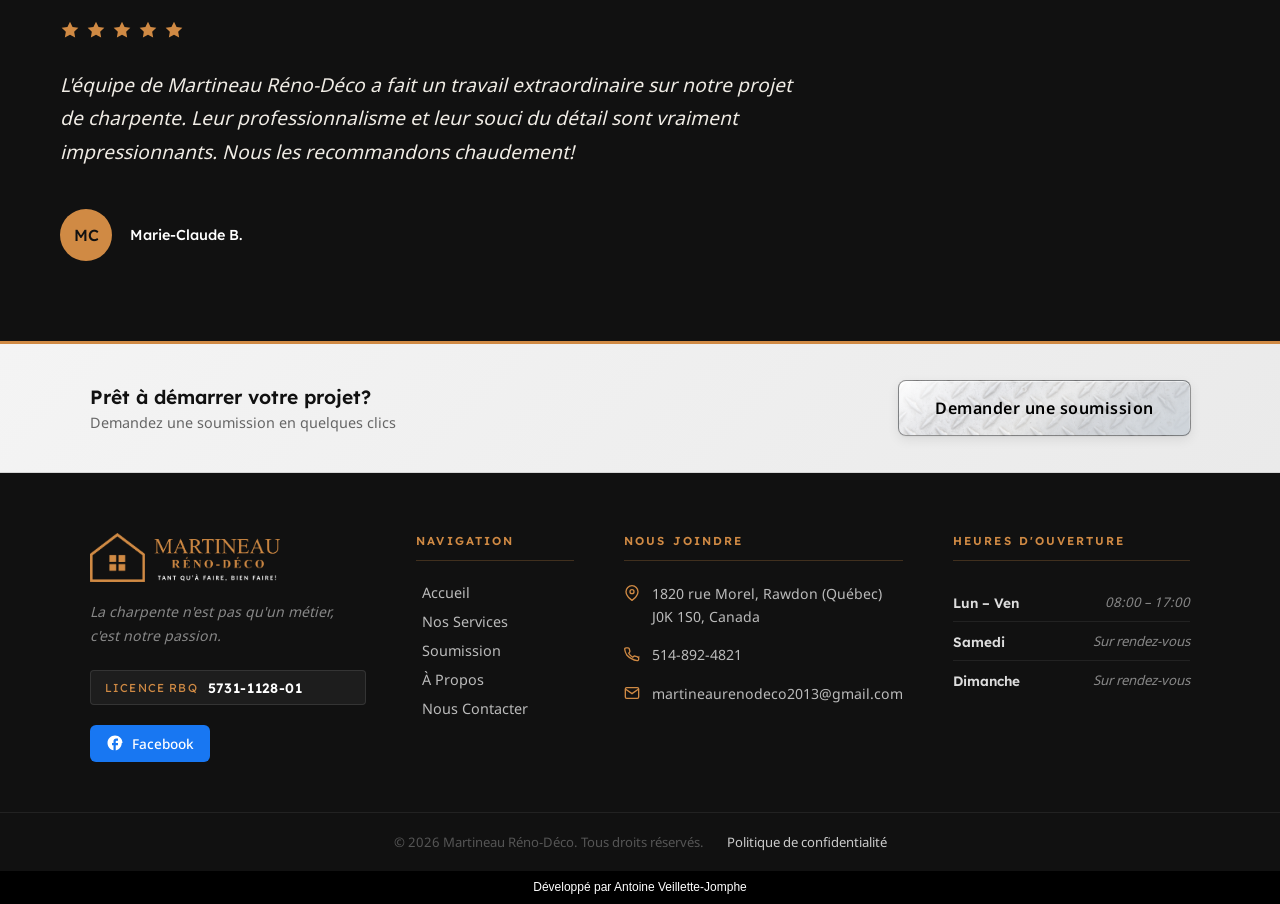
<file: nos-services.html>
<!DOCTYPE html>
<html lang="fr">
<head>
    <meta charset="UTF-8">
    <meta name="viewport" content="width=device-width, initial-scale=1.0">
    <link rel="stylesheet" href="style.css">
    <link rel="icon" type="image/png" href="favicon.png">
    <meta property="og:image" content="https://www.martineaurenodeco.ca/icons/logo-second-version.webp" />
    <title data-i18n="title.services"></title>
    <style>
        /* ============================================================
           NOS SERVICES — STYLES PROPRES À CETTE PAGE
        ============================================================ */

        /* --- HERO --- */
        .services-hero {
            position: relative;
            width: 100%;
            min-height: 520px;
            display: flex;
            align-items: flex-end;
            overflow: hidden;
            background: #111;
        }

        .services-hero__bg {
            position: absolute;
            inset: 0;
            background: url('img/background-service.webp') center/cover no-repeat;
            filter: brightness(0.38);
            transform: scale(1.04);
            animation: heroZoom 12s ease-out forwards;
        }

        @keyframes heroZoom {
            from { transform: scale(1.04); }
            to   { transform: scale(1.00); }
        }

        .services-hero__content {
            position: relative;
            z-index: 2;
            max-width: 1200px;
            margin: 0 auto;
            padding: 0 50px 80px;
            width: 100%;
        }

        .services-hero__eyebrow {
            display: inline-flex;
            align-items: center;
            gap: 10px;
            font-family: 'Lexend', sans-serif;
            font-size: 0.72rem;
            font-weight: 600;
            letter-spacing: 0.22em;
            text-transform: uppercase;
            color: #d08a44;
            margin-bottom: 18px;
        }

        .services-hero__eyebrow::before {
            content: '';
            display: block;
            width: 36px;
            height: 2px;
            background: #d08a44;
        }

        .services-hero h1 {
            font-family: 'Lexend', sans-serif;
            font-size: clamp(2.2rem, 5vw, 3.8rem);
            font-weight: 700;
            color: #fff;
            line-height: 1.12;
            max-width: 720px;
            margin-bottom: 24px;
        }

        .services-hero h1 em {
            font-style: normal;
            color: #d08a44;
        }

        .services-hero__desc {
            font-size: 1.05rem;
            color: rgba(255,255,255,0.72);
            max-width: 560px;
            line-height: 1.75;
            margin-bottom: 36px;
        }

        .services-hero__actions {
            display: flex;
            gap: 16px;
            flex-wrap: wrap;
        }

        .btn-ghost {
            display: inline-flex;
            align-items: center;
            gap: 8px;
            padding: 14px 28px;
            border: 1.5px solid rgba(255,255,255,0.4);
            color: #fff;
            text-decoration: none;
            font-family: 'Lexend', sans-serif;
            font-size: 0.88rem;
            font-weight: 500;
            letter-spacing: 0.05em;
            border-radius: 6px;
            transition: all 0.25s ease;
        }

        .btn-ghost:hover {
            border-color: #d08a44;
            color: #d08a44;
            transform: translateY(-2px);
        }

        .services-hero__badges {
            display: flex;
            gap: 24px;
            flex-wrap: wrap;
            margin-top: 40px;
            padding-top: 36px;
            border-top: 1px solid rgba(255,255,255,0.12);
        }

        .hero-badge {
            display: flex;
            align-items: center;
            gap: 10px;
            color: rgba(255,255,255,0.8);
            font-size: 0.85rem;
            font-family: 'Lexend', sans-serif;
        }

        .hero-badge__icon {
            width: 36px;
            height: 36px;
            border-radius: 50%;
            background: rgba(208,138,68,0.15);
            border: 1px solid rgba(208,138,68,0.35);
            display: flex;
            align-items: center;
            justify-content: center;
            flex-shrink: 0;
        }

        .hero-badge__icon svg {
            width: 16px;
            height: 16px;
            stroke: #d08a44;
            fill: none;
            stroke-width: 2;
        }

        /* --- INTRO STRIP --- */
        .services-intro-strip {
            background: #fff;
            border-bottom: 1px solid #eee;
            padding: 70px 50px;
        }

        .services-intro-strip__inner {
            max-width: 1200px;
            margin: 0 auto;
            display: grid;
            grid-template-columns: 1fr 1fr;
            gap: 80px;
            align-items: center;
        }

        .services-intro-strip__text h2 {
            font-family: 'Lexend', sans-serif;
            font-size: 2rem;
            font-weight: 700;
            color: #111;
            line-height: 1.22;
            margin-bottom: 18px;
        }

        .services-intro-strip__text h2 span {
            color: #d08a44;
        }

        .services-intro-strip__text p {
            color: #555;
            line-height: 1.8;
            font-size: 0.97rem;
        }

        .services-intro-strip__stats {
            display: grid;
            grid-template-columns: 1fr 1fr;
            gap: 20px;
        }

        .stat-box {
            padding: 26px;
            background: #f8f6f2;
            border-radius: 10px;
            border-left: 3px solid #d08a44;
            transition: transform 0.2s ease, box-shadow 0.2s ease;
        }

        .stat-box:hover {
            transform: translateY(-3px);
            box-shadow: 0 8px 24px rgba(0,0,0,0.08);
        }

        .stat-box__num {
            font-family: 'Lexend', sans-serif;
            font-size: 2.2rem;
            font-weight: 800;
            color: #111;
            line-height: 1;
            margin-bottom: 6px;
        }

        .stat-box__num span {
            color: #d08a44;
        }

        .stat-box__label {
            font-size: 0.82rem;
            color: #777;
            font-family: 'Lexend', sans-serif;
            letter-spacing: 0.03em;
        }

        /* --- SECTION LABEL COMMUN --- */
        .section-label {
            display: flex;
            align-items: center;
            gap: 12px;
            margin-bottom: 14px;
        }

        .section-label__line {
            width: 40px;
            height: 2px;
            background: #d08a44;
        }

        .section-label__text {
            font-family: 'Lexend', sans-serif;
            font-size: 0.72rem;
            font-weight: 600;
            letter-spacing: 0.22em;
            text-transform: uppercase;
            color: #d08a44;
        }

        .section-title {
            font-family: 'Lexend', sans-serif;
            font-size: clamp(1.7rem, 3.5vw, 2.5rem);
            font-weight: 700;
            color: #111;
            margin-bottom: 10px;
            line-height: 1.18;
        }

        .section-subtitle {
            color: #666;
            font-size: 1rem;
            line-height: 1.72;
            max-width: 560px;
            margin-bottom: 54px;
        }

        /* ============================================================
           SECTIONS DE SERVICES — GRANDES SECTIONS INDIVIDUELLES
        ============================================================ */

        /* Titre de catégorie */
        .cat-header {
            padding: 72px 50px 0;
            max-width: 1200px;
            margin: 0 auto;
        }

        .cat-header__inner {
            padding-bottom: 40px;
            border-bottom: 2px solid #e8e4de;
        }

        .cat-header__eyebrow {
            display: inline-flex;
            align-items: center;
            gap: 12px;
            font-family: 'Lexend', sans-serif;
            font-size: 0.7rem;
            font-weight: 700;
            letter-spacing: 0.24em;
            text-transform: uppercase;
            color: #d08a44;
            margin-bottom: 12px;
        }

        .cat-header__eyebrow::before {
            content: '';
            display: block;
            width: 32px;
            height: 2px;
            background: #d08a44;
        }

        .cat-header h2 {
            font-family: 'Lexend', sans-serif;
            font-size: clamp(1.8rem, 4vw, 2.8rem);
            font-weight: 800;
            color: #111;
            line-height: 1.1;
        }

        /* Section d'un seul service */
        .svc-section {
            padding: 80px 50px;
            background: #fff;
        }

        .svc-section:nth-child(even) {
            background: #f7f5f1;
        }

        .svc-section__inner {
            max-width: 1200px;
            margin: 0 auto;
            display: grid;
            grid-template-columns: 1fr 1fr;
            gap: 80px;
            align-items: center;
        }

        /* Alterner image gauche / droite */
        .svc-section--reverse .svc-section__inner {
            direction: rtl;
        }

        .svc-section--reverse .svc-section__inner > * {
            direction: ltr;
        }

        /* Bloc image */
        .svc-section__img {
            position: relative;
            border-radius: 16px;
            overflow: hidden;
            aspect-ratio: 4/3;
            box-shadow: 0 20px 60px rgba(0,0,0,0.13);
        }

        .svc-section__img img {
            width: 100%;
            height: 100%;
            object-fit: cover;
            display: block;
            transition: transform 0.6s ease;
        }

        .svc-section:hover .svc-section__img img {
            transform: scale(1.04);
        }

        .svc-section__img-badge {
            position: absolute;
            bottom: 20px;
            left: 20px;
            background: rgba(17,17,17,0.78);
            backdrop-filter: blur(8px);
            color: #fff;
            font-family: 'Lexend', sans-serif;
            font-size: 0.75rem;
            font-weight: 600;
            letter-spacing: 0.06em;
            padding: 10px 18px;
            border-radius: 100px;
            display: flex;
            align-items: center;
            gap: 8px;
        }

        .svc-section__img-badge::before {
            content: '';
            width: 8px;
            height: 8px;
            border-radius: 50%;
            background: #d08a44;
            flex-shrink: 0;
        }

        /* Bloc texte */
        .svc-section__text {}

        .svc-section__num {
            font-family: 'Lexend', sans-serif;
            font-size: 5rem;
            font-weight: 900;
            color: rgba(208,138,68,0.1);
            line-height: 1;
            margin-bottom: -10px;
            display: block;
        }

        .svc-section__title {
            font-family: 'Lexend', sans-serif;
            font-size: clamp(1.6rem, 3vw, 2.4rem);
            font-weight: 800;
            color: #111;
            line-height: 1.15;
            margin-bottom: 20px;
        }

        .svc-section__desc {
            font-size: 1rem;
            color: #555;
            line-height: 1.82;
            margin-bottom: 28px;
        }

        .svc-section__points {
            list-style: none;
            display: flex;
            flex-direction: column;
            gap: 10px;
            margin-bottom: 36px;
        }

        .svc-section__points li {
            display: flex;
            align-items: center;
            gap: 12px;
            font-size: 0.93rem;
            color: #333;
            font-family: 'Lexend', sans-serif;
        }

        .svc-section__points li::before {
            content: '';
            width: 20px;
            height: 20px;
            border-radius: 50%;
            background: #fdf5eb;
            border: 1.5px solid #d08a44;
            display: flex;
            align-items: center;
            justify-content: center;
            flex-shrink: 0;
            background-image: url("data:image/svg+xml,%3Csvg xmlns='http://www.w3.org/2000/svg' viewBox='0 0 24 24' fill='none' stroke='%23d08a44' stroke-width='3'%3E%3Cpolyline points='20 6 9 17 4 12'/%3E%3C/svg%3E");
            background-size: 11px;
            background-repeat: no-repeat;
            background-position: center;
        }

        .svc-section__cta {
            display: inline-flex;
            align-items: center;
            gap: 10px;
            padding: 15px 32px;
            background: #d08a44;
            color: #fff;
            text-decoration: none;
            font-family: 'Lexend', sans-serif;
            font-size: 0.9rem;
            font-weight: 700;
            border-radius: 8px;
            letter-spacing: 0.04em;
            transition: background 0.22s ease, transform 0.22s ease, box-shadow 0.22s ease;
            box-shadow: 0 4px 16px rgba(208,138,68,0.3);
        }

        .svc-section__cta:hover {
            background: #b86c28;
            transform: translateY(-2px);
            box-shadow: 0 8px 28px rgba(208,138,68,0.4);
        }

        .svc-section__cta svg {
            width: 16px;
            height: 16px;
            stroke: #fff;
            fill: none;
            stroke-width: 2;
            flex-shrink: 0;
        }

        /* ============================================================
           SECTION "AUTRES SERVICES"
        ============================================================ */
        .autres-section {
            background: #1a1a1a;
            padding: 80px 50px;
        }

        .autres-section__inner {
            max-width: 1200px;
            margin: 0 auto;
        }

        .autres-section .section-label__text {
            color: #d08a44;
        }

        .autres-section .section-title {
            color: #fff;
        }

        .autres-grid {
            display: grid;
            grid-template-columns: 1fr 1fr;
            gap: 28px;
            margin-top: 50px;
        }

        .autre-card {
            background: rgba(255,255,255,0.04);
            border: 1px solid rgba(255,255,255,0.08);
            border-radius: 14px;
            overflow: hidden;
            display: flex;
            flex-direction: row;
            transition: background 0.25s ease, border-color 0.25s ease;
        }

        .autre-card:hover {
            background: rgba(255,255,255,0.07);
            border-color: rgba(208,138,68,0.35);
        }

        .autre-card__img {
            width: 200px;
            flex-shrink: 0;
            overflow: hidden;
        }

        .autre-card__img img {
            width: 100%;
            height: 100%;
            object-fit: cover;
            display: block;
            transition: transform 0.5s ease;
        }

        .autre-card:hover .autre-card__img img {
            transform: scale(1.07);
        }

        .autre-card__body {
            padding: 28px;
            display: flex;
            flex-direction: column;
            justify-content: center;
        }

        .autre-card__title {
            font-family: 'Lexend', sans-serif;
            font-size: 1.1rem;
            font-weight: 700;
            color: #fff;
            margin-bottom: 10px;
        }

        .autre-card__desc {
            font-size: 0.88rem;
            color: rgba(255,255,255,0.52);
            line-height: 1.72;
            margin-bottom: 20px;
        }

        .autre-card__link {
            display: inline-flex;
            align-items: center;
            gap: 6px;
            color: #d08a44;
            font-family: 'Lexend', sans-serif;
            font-size: 0.82rem;
            font-weight: 600;
            text-decoration: none;
            letter-spacing: 0.04em;
            transition: gap 0.2s ease;
        }

        .autre-card__link:hover { gap: 10px; }

        .autre-card__link svg {
            width: 13px;
            height: 13px;
            stroke: #d08a44;
            fill: none;
            stroke-width: 2;
        }

        /* --- CTA BANDE CENTRALE --- */
        .services-cta-band {
            background: linear-gradient(135deg, #d08a44 0%, #b86c28 100%);
            padding: 72px 50px;
            text-align: center;
        }

        .services-cta-band__inner {
            max-width: 680px;
            margin: 0 auto;
        }

        .services-cta-band h2 {
            font-family: 'Lexend', sans-serif;
            font-size: clamp(1.6rem, 3vw, 2.2rem);
            font-weight: 700;
            color: #fff;
            margin-bottom: 14px;
            line-height: 1.25;
        }

        .services-cta-band p {
            color: rgba(255,255,255,0.82);
            font-size: 1rem;
            line-height: 1.7;
            margin-bottom: 36px;
        }

        .btn-white {
            display: inline-flex;
            align-items: center;
            gap: 10px;
            padding: 16px 36px;
            background: #fff;
            color: #111;
            text-decoration: none;
            font-family: 'Lexend', sans-serif;
            font-size: 0.92rem;
            font-weight: 700;
            border-radius: 8px;
            letter-spacing: 0.04em;
            box-shadow: 0 6px 24px rgba(0,0,0,0.15);
            transition: transform 0.22s ease, box-shadow 0.22s ease;
        }

        .btn-white:hover {
            transform: translateY(-3px);
            box-shadow: 0 12px 36px rgba(0,0,0,0.22);
        }

        .btn-white svg {
            stroke: #111;
            fill: none;
            stroke-width: 2;
        }

        /* --- RESPONSIVE --- */
        @media screen and (max-width: 900px) {
            .services-intro-strip__inner { grid-template-columns: 1fr; gap: 48px; }
            .svc-section__inner { grid-template-columns: 1fr; gap: 40px; }
            .svc-section--reverse .svc-section__inner { direction: ltr; }
            .autres-grid { grid-template-columns: 1fr; }
            .autre-card__img { width: 160px; }
            .cat-header { padding-left: 24px; padding-right: 24px; }
        }

        @media screen and (max-width: 720px) {
            .services-hero__content { padding: 0 24px 60px; }
            .services-intro-strip,
            .svc-section,
            .autres-section,
            .services-cta-band { padding-left: 24px; padding-right: 24px; }
            .services-hero__badges { gap: 16px; }
            .autre-card { flex-direction: column; }
            .autre-card__img { width: 100%; height: 180px; }
        }

        @media screen and (max-width: 480px) {
            .services-hero__badges { flex-direction: column; }
            .services-intro-strip__stats { grid-template-columns: 1fr; }
            .svc-section__num { font-size: 3.5rem; }
        }
    </style>
</head>
<body>

    <!-- ============================================================
         NAVBAR
    ============================================================ -->
    <div class="navbar-section">
        <div class="navbar">
            <div class="upper">
                <div class="background"></div>
                <div class="left">
                    <div class="logo">
                        <a href="index.html"><img src="icons/logo-second-version.svg" alt="Logo"></a>
                    </div>
                </div>
                <div class="right">
                    <div class="tel">
                        <a href="tel:514-892-4821"><span>514-892-4821</span></a>
                    </div>
                    <div class="soumission">
                        <a class="diamond-plate" href="soumission.html">
                            <span data-i18n="hero.requestSubmission">Demander une soumission</span>
                        </a>
                    </div>
                    <button class="hamburger" aria-label="Menu">
                        <span class="bar"></span>
                        <span class="bar"></span>
                        <span class="bar"></span>
                    </button>
                </div>
            </div>
            <div class="bottom">
                <div class="background"></div>
                <div class="links">
                    <a class="not-active" href="index.html" data-i18n="nav.home">Accueil</a>
                    <span class="active">
                        <span data-i18n="nav.services">Nos services</span><div class="arrow">▼</div>
                        <div class="dropdown">
                            <a href="nos-services.html#charpente">
                                <img src="icons/home.webp" alt="">
                                <p data-i18n="nav.serviceResidential">Charpente Résidentielle</p>
                            </a>
                            <div class="line"></div>
                            <a href="nos-services.html#agrandissement">
                                <img src="icons/expand.webp" alt="">
                                <p data-i18n="nav.serviceExpansion">Agrandissement de maison</p>
                            </a>
                            <div class="line"></div>
                            <a href="nos-services.html#garage">
                                <img src="icons/shed.webp" alt="">
                                <p data-i18n="nav.serviceGarage">Construction de garage et de cabanon</p>
                            </a>
                        </div>
                    </span>
                    <a class="not-active" href="soumission.html" data-i18n="nav.submission">Soumission</a>
                    <a class="not-active" href="a-propos.html" data-i18n="nav.about">À Propos</a>
                    <a class="not-active" href="nous-contacter.html" data-i18n="nav.contact">Nous Contacter</a>
                    <span class="not-active lang-toggle" id="desktop-lang-picker">
                        <img class="current-flag" src="icons/qc.webp" alt="FR" style="width: 20px; height: auto; margin-right: 5px;">
                        <span class="current-text">FR</span>
                        <div class="arrow">▼</div>
                        <div class="dropdown">
                            <a href="#" data-lang="fr" data-flag="icons/qc.webp" data-text="FR">
                                <img src="icons/qc.webp" alt="FR"><p data-i18n="nav.french">Français</p>
                            </a>
                            <div class="line"></div>
                            <a href="#" data-lang="en" data-flag="icons/us.webp" data-text="EN">
                                <img src="icons/us.webp" alt="EN"><p data-i18n="nav.english">English</p>
                            </a>
                        </div>
                    </span>
                </div>
            </div>
        </div>
    </div>

    <!-- Mobile menu -->
    <div class="mobile-menu">
        <div class="mobile-links">
            <a class="not-active" href="index.html" data-i18n="nav.home">Accueil</a>
            <div class="mobile-dropdown-toggle">
                <span>
                    <span data-i18n="nav.services">Nos services</span> <div class="arrow">▼</div>
                </span>
                <div class="mobile-dropdown">
                    <a href="nos-services.html#charpente">
                        <img src="icons/home.webp" alt="">
                        <p data-i18n="nav.serviceResidential">Charpente Résidentielle</p>
                    </a>
                    <div class="line"></div>
                    <a href="nos-services.html#agrandissement">
                        <img src="icons/expand.webp" alt="">
                        <p data-i18n="nav.serviceExpansion">Agrandissement de maison</p>
                    </a>
                    <div class="line"></div>
                    <a href="nos-services.html#garage">
                        <img src="icons/shed.webp" alt="">
                        <p data-i18n="nav.serviceGarage">Construction de garage et de cabanon</p>
                    </a>
                </div>
            </div>
            <a class="not-active" href="soumission.html" data-i18n="nav.submission">Soumission</a>
            <a class="not-active" href="a-propos.html" data-i18n="nav.about">À Propos</a>
            <a class="not-active" href="nous-contacter.html" data-i18n="nav.contact">Nous Contacter</a>
            <div class="mobile-dropdown-toggle" id="mobile-lang-picker">
                <span>
                    <span class="mobile-current-trigger" style="display:flex;align-items:center;gap:10px;text-transform:uppercase;">
                        <img class="current-flag" src="icons/qc.webp" alt="FR" style="width:24px;height:auto;">
                        <span class="current-text">Français</span>
                    </span>
                    <div class="arrow">▼</div>
                </span>
                <div class="mobile-dropdown">
                    <a href="#" data-lang="fr" data-flag="icons/qc.webp" data-text="Français"><img src="icons/qc.webp" alt="FR"><p data-i18n="nav.french">Français</p></a>
                    <div class="line"></div>
                    <a href="#" data-lang="en" data-flag="icons/us.webp" data-text="English"><img src="icons/us.webp" alt="EN"><p data-i18n="nav.english">English</p></a>
                </div>
            </div>
            <div class="mobile-tel"><a href="tel:514-892-4821">514-892-4821</a></div>
            <div class="soumission-mobile-btn">
                <a class="diamond-plate" href="soumission.html"><span data-i18n="hero.requestSubmission">Demander une soumission</span></a>
            </div>
        </div>
    </div>

    <!-- ============================================================
         HERO
    ============================================================ -->
    <section class="services-hero">
        <div class="services-hero__bg"></div>
        <div class="services-hero__content">
            <p class="services-hero__eyebrow">Nos expertises</p>
            <h1>Tant qu'à faire,<br>Bien <em>Faire!</em></h1>
            <p class="services-hero__desc">
                À Rawdon et dans Lanaudière, nous bâtissons avec passion depuis des années. Chaque projet est unique et nous le traitons comme tel, avec rigueur et fierté du travail bien accompli.
            </p>
            <div class="services-hero__actions">
                <a href="soumission.html" class="diamond-plate"><span>Demander une soumission</span></a>
                <a href="#nos-services" class="btn-ghost">
                    <svg viewBox="0 0 24 24" fill="none" stroke="currentColor" stroke-width="2" width="14" height="14"><polyline points="6 9 12 15 18 9"/></svg>
                    Voir nos services
                </a>
            </div>

            <div class="services-hero__badges">
                <div class="hero-badge">
                    <div class="hero-badge__icon">
                        <svg viewBox="0 0 24 24"><path d="M12 22s8-4 8-10V5l-8-3-8 3v7c0 6 8 10 8 10z"/></svg>
                    </div>
                    Charpentiers certifiés RBQ
                </div>
                <div class="hero-badge">
                    <div class="hero-badge__icon">
                        <svg viewBox="0 0 24 24"><polyline points="20 6 9 17 4 12"/></svg>
                    </div>
                    Travail garanti
                </div>
                <div class="hero-badge">
                    <div class="hero-badge__icon">
                        <svg viewBox="0 0 24 24"><circle cx="12" cy="12" r="10"/><polyline points="12 6 12 12 16 14"/></svg>
                    </div>
                    Délais respectés
                </div>
                <div class="hero-badge">
                    <div class="hero-badge__icon">
                        <svg viewBox="0 0 24 24"><line x1="12" y1="1" x2="12" y2="23"/><path d="M17 5H9.5a3.5 3.5 0 0 0 0 7h5a3.5 3.5 0 0 1 0 7H6"/></svg>
                    </div>
                    Juste prix garanti
                </div>
            </div>
        </div>
    </section>

    <!-- Bande régions -->
    <div class="ruban-endroits">
        <p>Rawdon — Lanaudière — Les Laurentides</p>
    </div>

    <!-- ============================================================
         INTRO + STATS
    ============================================================ -->
    <section class="services-intro-strip">
        <div class="services-intro-strip__inner">
            <div class="services-intro-strip__text">
                <h2>L'excellence en charpente,<br><span>depuis le premier clou.</span></h2>
                <p>
                    Chez Martineau Réno-Déco, chaque ouvrage est le reflet de notre engagement envers la qualité. Que vous planifiez un agrandissement, un nouveau garage ou une rénovation complète, nos charpentiers qualifiés vous accompagnent de la conception à la livraison — avec transparence et professionnalisme à chaque étape.
                </p>
            </div>
            <div class="services-intro-strip__stats">
            <div class="stat-box">
                <div class="stat-box__num">Pro</div>
                <div class="stat-box__label" data-i18n="service-quality.pro"></div>
            </div>
            <div class="stat-box">
                <div class="stat-box__num">7/7</div>
                <div class="stat-box__label" data-i18n="service-quality.reactivity"></div>
            </div>
            <div class="stat-box">
                <div class="stat-box__num">Top</div>
                <div class="stat-box__label" data-i18n="service-quality.quality"></div>
            </div>
            <div class="stat-box">
                <div class="stat-box__num">100%</div>
                <div class="stat-box__label" data-i18n="service-quality.seriousness"></div>
            </div>
        </div>
        </div>
    </section>

    <!-- ============================================================
         CHARPENTERIE & CONSTRUCTION — EN-TÊTE DE CATÉGORIE
    ============================================================ -->
    <div style="background:#fff; padding-top: 0;" id="nos-services">
        <div class="cat-header">
            <div class="cat-header__inner">
                <p class="cat-header__eyebrow">Charpenterie & Construction</p>
                <h2>Nos services de construction</h2>
            </div>
        </div>
    </div>

    <!-- Service 1 : Charpente résidentielle -->
    <section class="svc-section" id="charpente">
        <div class="svc-section__inner">
            <div class="svc-section__img">
                <img src="img/main-4.webp" alt="Charpente résidentielle — placeholder">
                <div class="svc-section__img-badge">Construction neuve & rénovation</div>
            </div>
            <div class="svc-section__text">
                <span class="svc-section__num">01</span>
                <h2 class="svc-section__title">Charpente<br>résidentielle</h2>
                <p class="svc-section__desc">
                    De la construction neuve aux agrandissements majeurs, nous bâtissons des structures solides et sécuritaires pour votre foyer. Chaque pièce de bois est choisie et posée avec soin, en respectant les normes les plus strictes pour garantir la durabilité et la fiabilité de votre ouvrage pour les décennies à venir.
                </p>
                <ul class="svc-section__points">
                    <li>Structures conformes aux normes du bâtiment québécois</li>
                    <li>Charpentiers certifiés avec cartes de compétence</li>
                    <li>Travail garanti — qualité irréprochable</li>
                    <li>Délais respectés, chantier propre</li>
                </ul>
                <a href="soumission.html" class="svc-section__cta">
                    Demander une soumission
                    <svg viewBox="0 0 24 24"><line x1="5" y1="12" x2="19" y2="12"/><polyline points="12 5 19 12 12 19"/></svg>
                </a>
            </div>
        </div>
    </section>

    <!-- Service 2 : Agrandissement de maison -->
    <section class="svc-section svc-section--reverse" id="agrandissement">
        <div class="svc-section__inner">
            <div class="svc-section__img">
                <img src="img/extension.webp" alt="Agrandissement de maison — placeholder">
                <div class="svc-section__img-badge">Extension sur mesure</div>
            </div>
            <div class="svc-section__text">
                <span class="svc-section__num">02</span>
                <h2 class="svc-section__title">Agrandissement<br>de maison</h2>
                <p class="svc-section__desc">
                    Besoin de plus d'espace? Nous réalisons des agrandissements sur mesure qui s'intègrent parfaitement à votre propriété existante. Nouvelle pièce, chambre supplémentaire, extension de cuisine. Nous concrétisons vos projets avec précision et confiance, en respectant les codes du bâtiment en vigueur.
                </p>
                <ul class="svc-section__points">
                    <li>Étude et planification complète du projet</li>
                    <li>Intégration harmonieuse à la structure existante</li>
                    <li>Respect des normes RBQ et codes municipaux</li>
                    <li>Résultat de qualité supérieure</li>
                </ul>
                <a href="aggrandissement.html" class="svc-section__cta">
                    En savoir plus
                    <svg viewBox="0 0 24 24"><line x1="5" y1="12" x2="19" y2="12"/><polyline points="12 5 19 12 12 19"/></svg>
                </a>
            </div>
        </div>
    </section>

    <!-- Service 3 : Garage -->
    <section class="svc-section" id="garage">
        <div class="svc-section__inner">
            <div class="svc-section__img">
                <img src="img/garage.webp" alt="Construction de garage — placeholder">
                <div class="svc-section__img-badge">Simple, double, intégré ou détaché</div>
            </div>
            <div class="svc-section__text">
                <span class="svc-section__num">03</span>
                <h2 class="svc-section__title">Construction<br>de garage</h2>
                <p class="svc-section__desc">
                    Du garage simple au double, intégré à votre résidence ou entièrement détaché. Nous construisons des structures robustes et durables, parfaitement adaptées au climat québécois. Chaque garage est conçu pour maximiser l'espace, l'isolation et la longévité.
                </p>
                <ul class="svc-section__points">
                    <li>Garage de qualité, conçu pour durer</li>
                    <li>Isolation thermique adaptée au climat nordique</li>
                    <li>Portes et accès personnalisés selon vos besoins</li>
                    <li>Structure solide, fondations fiables</li>
                </ul>
                <a href="garage.html" class="svc-section__cta">
                    En savoir plus
                    <svg viewBox="0 0 24 24"><line x1="5" y1="12" x2="19" y2="12"/><polyline points="12 5 19 12 12 19"/></svg>
                </a>
            </div>
        </div>
    </section>

    <!-- Service 4 : Cabanon -->
    <section class="svc-section svc-section--reverse" id="cabanon">
        <div class="svc-section__inner">
            <div class="svc-section__img">
                <img src="img/shed.webp" alt="Construction de cabanon — placeholder">
                <div class="svc-section__img-badge">Rangement, atelier & jardin</div>
            </div>
            <div class="svc-section__text">
                <span class="svc-section__num">04</span>
                <h2 class="svc-section__title">Construction<br>de cabanon</h2>
                <p class="svc-section__desc">
                    Pour le rangement, un atelier ou un espace de jardinage. Nos cabanons sur mesure allient qualité et longévité. Construits pour résister aux hivers québécois, ils sont pensés pour durer et embellir votre terrain. Chaque cabanon est taillé selon vos dimensions et vos besoins précis.
                </p>
                <ul class="svc-section__points">
                    <li>Dimensions sur mesure selon votre terrain</li>
                    <li>Matériaux de qualité résistants aux intempéries</li>
                    <li>Plancher, portes et fenêtres inclus selon projet</li>
                    <li>Finitions intérieures disponibles sur demande</li>
                </ul>
                <a href="garage.html" class="svc-section__cta">
                    En savoir plus
                    <svg viewBox="0 0 24 24"><line x1="5" y1="12" x2="19" y2="12"/><polyline points="12 5 19 12 12 19"/></svg>
                </a>
            </div>
        </div>
    </section>

    <!-- ============================================================
         AUTRES SERVICES
    ============================================================ -->
    <section class="autres-section" id="autres">
        <div class="autres-section__inner">
            <div class="section-label">
                <div class="section-label__line"></div>
                <span class="section-label__text">Autres services</span>
            </div>
            <h2 class="section-title" style="color:#fff;">Bien plus que la charpente</h2>

            <div class="autres-grid">

                <!-- Rénovation intérieure -->
                <div class="autre-card">
                    <div class="autre-card__img">
                        <img src="img/renovation.webp" alt="Rénovation intérieure — placeholder">
                    </div>
                    <div class="autre-card__body">
                        <h3 class="autre-card__title">Rénovation intérieure</h3>
                        <p class="autre-card__desc">Du rafraîchissement d'une pièce à la réfection complète — nous améliorons le confort de votre foyer tout en augmentant la valeur de votre patrimoine.</p>
                        <a href="soumission.html" class="autre-card__link">
                            Obtenir une soumission
                            <svg viewBox="0 0 24 24"><line x1="5" y1="12" x2="19" y2="12"/><polyline points="12 5 19 12 12 19"/></svg>
                        </a>
                    </div>
                </div>

                <!-- Structures extérieures -->
                <div class="autre-card">
                    <div class="autre-card__img">
                        <img src="img/main-3.webp" alt="Structures extérieures — placeholder">
                    </div>
                    <div class="autre-card__body">
                        <h3 class="autre-card__title">Structures extérieures</h3>
                        <p class="autre-card__desc">Terrasses, pergolas et abris robustes conçus pour résister aux intempéries et embellir votre espace extérieur saison après saison.</p>
                        <a href="soumission.html" class="autre-card__link">
                            Obtenir une soumission
                            <svg viewBox="0 0 24 24"><line x1="5" y1="12" x2="19" y2="12"/><polyline points="12 5 19 12 12 19"/></svg>
                        </a>
                    </div>
                </div>

            </div>
        </div>
    </section>

    <!-- ============================================================
         AVIS
    ============================================================ -->
    <section class="section-avis">
        <div class="avis-label">
            <div class="avis-label-line"></div>
            <span>Ce que disent nos clients</span>
        </div>
        <div class="avis-stars">
            <svg class="star" viewBox="0 0 24 24"><path d="M12 2l3.09 6.26L22 9.27l-5 4.87 1.18 6.88L12 17.77l-6.18 3.25L7 14.14 2 9.27l6.91-1.01L12 2z"/></svg>
            <svg class="star" viewBox="0 0 24 24"><path d="M12 2l3.09 6.26L22 9.27l-5 4.87 1.18 6.88L12 17.77l-6.18 3.25L7 14.14 2 9.27l6.91-1.01L12 2z"/></svg>
            <svg class="star" viewBox="0 0 24 24"><path d="M12 2l3.09 6.26L22 9.27l-5 4.87 1.18 6.88L12 17.77l-6.18 3.25L7 14.14 2 9.27l6.91-1.01L12 2z"/></svg>
            <svg class="star" viewBox="0 0 24 24"><path d="M12 2l3.09 6.26L22 9.27l-5 4.87 1.18 6.88L12 17.77l-6.18 3.25L7 14.14 2 9.27l6.91-1.01L12 2z"/></svg>
            <svg class="star" viewBox="0 0 24 24"><path d="M12 2l3.09 6.26L22 9.27l-5 4.87 1.18 6.88L12 17.77l-6.18 3.25L7 14.14 2 9.27l6.91-1.01L12 2z"/></svg>
        </div>
        <p class="avis-texte">
            L'équipe de Martineau Réno-Déco a fait un travail extraordinaire sur notre projet de charpente. Leur professionnalisme et leur souci du détail sont vraiment impressionnants. Nous les recommandons chaudement!
        </p>
        <div class="avis-footer">
            <div class="avis-avatar">MC</div>
            <div class="avis-meta">
                <span class="avis-nom">Marie-Claude B.</span>
            </div>
        </div>
    </section>

    <!-- ============================================================
         CTA BANDE ORANGE
    ============================================================ -->
    <!-- ============================================================
         FOOTER
    ============================================================ -->
    <footer class="site-footer">
        <div class="footer-cta-band">
            <div class="footer-cta-inner">
                <div class="footer-cta-text">
                    <p class="footer-cta-label">Prêt à démarrer votre projet?</p>
                    <p class="footer-cta-sub">Demandez une soumission en quelques clics</p>
                </div>
                <a href="soumission.html" class="diamond-plate footer-cta-btn">
                    <span>Demander une soumission</span>
                </a>
            </div>
        </div>

        <div class="footer-main">
            <div class="footer-brand-col">
                <img src="icons/logo-second-version-footer.webp" alt="Martineau Réno-Déco" class="footer-logo">
                <p class="footer-tagline">La charpente n'est pas qu'un métier,<br>c'est notre passion.</p>
                <div class="place-column">
                    <div class="footer-rbq">
                        <span class="footer-rbq-label">Licence RBQ</span>
                        <span class="footer-rbq-num">5731-1128-01</span>
                    </div>
                    <a href="https://www.facebook.com/martineau.reno.deco/" target="_blank" rel="noopener" class="footer-fb-btn">
                        <svg viewBox="0 0 24 24"><path d="M22 12c0-5.52-4.48-10-10-10S2 6.48 2 12c0 4.84 3.44 8.87 8 9.8V15H8v-3h2V9.5C10 7.57 11.57 6 13.5 6H16v3h-2c-.55 0-1 .45-1 1v2h3v3h-3v6.95c4.56-.93 8-4.96 8-9.8z"/></svg>
                        Facebook
                    </a>
                </div>
            </div>
            <div class="footer-links-col">
                <h3 class="footer-col-title">Navigation</h3>
                <nav class="footer-nav">
                    <a href="index.html">Accueil</a>
                    <a href="nos-services.html">Nos Services</a>
                    <a href="soumission.html">Soumission</a>
                    <a href="a-propos.html">À Propos</a>
                    <a href="nous-contacter.html">Nous Contacter</a>
                </nav>
            </div>
            <div class="footer-contact-col">
                <h3 class="footer-col-title">Nous joindre</h3>
                <div class="footer-contact-list">
                    <div class="footer-contact-item">
                        <svg viewBox="0 0 24 24" fill="none" stroke="currentColor" stroke-width="2"><path d="M21 10c0 7-9 13-9 13s-9-6-9-13a9 9 0 0 1 18 0z"/><circle cx="12" cy="10" r="3"/></svg>
                        <span>1820 rue Morel, Rawdon (Québec)<br>J0K 1S0, Canada</span>
                    </div>
                    <div class="footer-contact-item">
                        <svg viewBox="0 0 24 24" fill="none" stroke="currentColor" stroke-width="2"><path d="M22 16.92v3a2 2 0 0 1-2.18 2 19.79 19.79 0 0 1-8.63-3.07A19.5 19.5 0 0 1 4.14 13.5 19.79 19.79 0 0 1 1.07 4.87 2 2 0 0 1 3 2.69h3a2 2 0 0 1 2 1.72c.127.96.361 1.903.7 2.81a2 2 0 0 1-.45 2.11L7.09 10.91a16 16 0 0 0 6 6l1.27-1.27a2 2 0 0 1 2.11-.45c.907.339 1.85.573 2.81.7A2 2 0 0 1 21 18v-.08z"/></svg>
                        <a href="tel:514-892-4821">514-892-4821</a>
                    </div>
                    <div class="footer-contact-item">
                        <svg viewBox="0 0 24 24" fill="none" stroke="currentColor" stroke-width="2"><path d="M4 4h16c1.1 0 2 .9 2 2v12c0 1.1-.9 2-2 2H4c-1.1 0-2-.9-2-2V6c0-1.1.9-2 2-2z"/><polyline points="22,6 12,13 2,6"/></svg>
                        <a href="mailto:martineaurenodeco2013@gmail.com">martineaurenodeco2013@gmail.com</a>
                    </div>
                </div>
            </div>
            <div class="footer-hours-col">
                <h3 class="footer-col-title">Heures d'ouverture</h3>
                <div class="footer-hours-list">
                    <div class="footer-hours-row">
                        <span class="footer-hours-day">Lun – Ven</span>
                        <span class="footer-hours-time">08:00 – 17:00</span>
                    </div>
                    <div class="footer-hours-divider"></div>
                    <div class="footer-hours-row">
                        <span class="footer-hours-day">Samedi</span>
                        <span class="footer-hours-time">Sur rendez-vous</span>
                    </div>
                    <div class="footer-hours-divider"></div>
                    <div class="footer-hours-row">
                        <span class="footer-hours-day">Dimanche</span>
                        <span class="footer-hours-time">Sur rendez-vous</span>
                    </div>
                </div>
            </div>
        </div>
        <div class="footer-bottom">
            <p>&copy; 2026 Martineau Réno-Déco. Tous droits réservés.</p>
        </div>
    </footer>

    <div class="ruban-dev">
            <p data-i18n="services.dev">Developper par Antoine Veillette-Jomphe</p>
    </div>
    <div id="privacy-banner" class="privacy-banner">
            <div class="privacy-container">
                <div class="privacy-text">
                    <h3 data-i18n="services.popupprivacy-title" >Protection de votre vie privée</h3>
                    <p data-i18n="services.popupprivacy-description">Conformément à la Loi 25 du Québec, Martineau Réno-Déco s'engage à sécuriser les informations transmises via nos formulaires. Notre site web n'utilise aucun témoin (cookie) de suivi publicitaire ou analytique.</p>
                </div>
                <div class="privacy-buttons">
                    <a data-i18n="services.popupprivacy-more" href="politique-de-confidentialite.html" class="privacy-btn btn-secondary">En savoir plus</a>
                    <button data-i18n="services.popupprivacy-understood" id="btn-close-privacy" class="privacy-btn btn-primary">J'ai compris</button>
                </div>
            </div>
        </div>
    <script src="i18n.js"></script>
    <script src="script.js"></script>
</body>
</html>
</file>
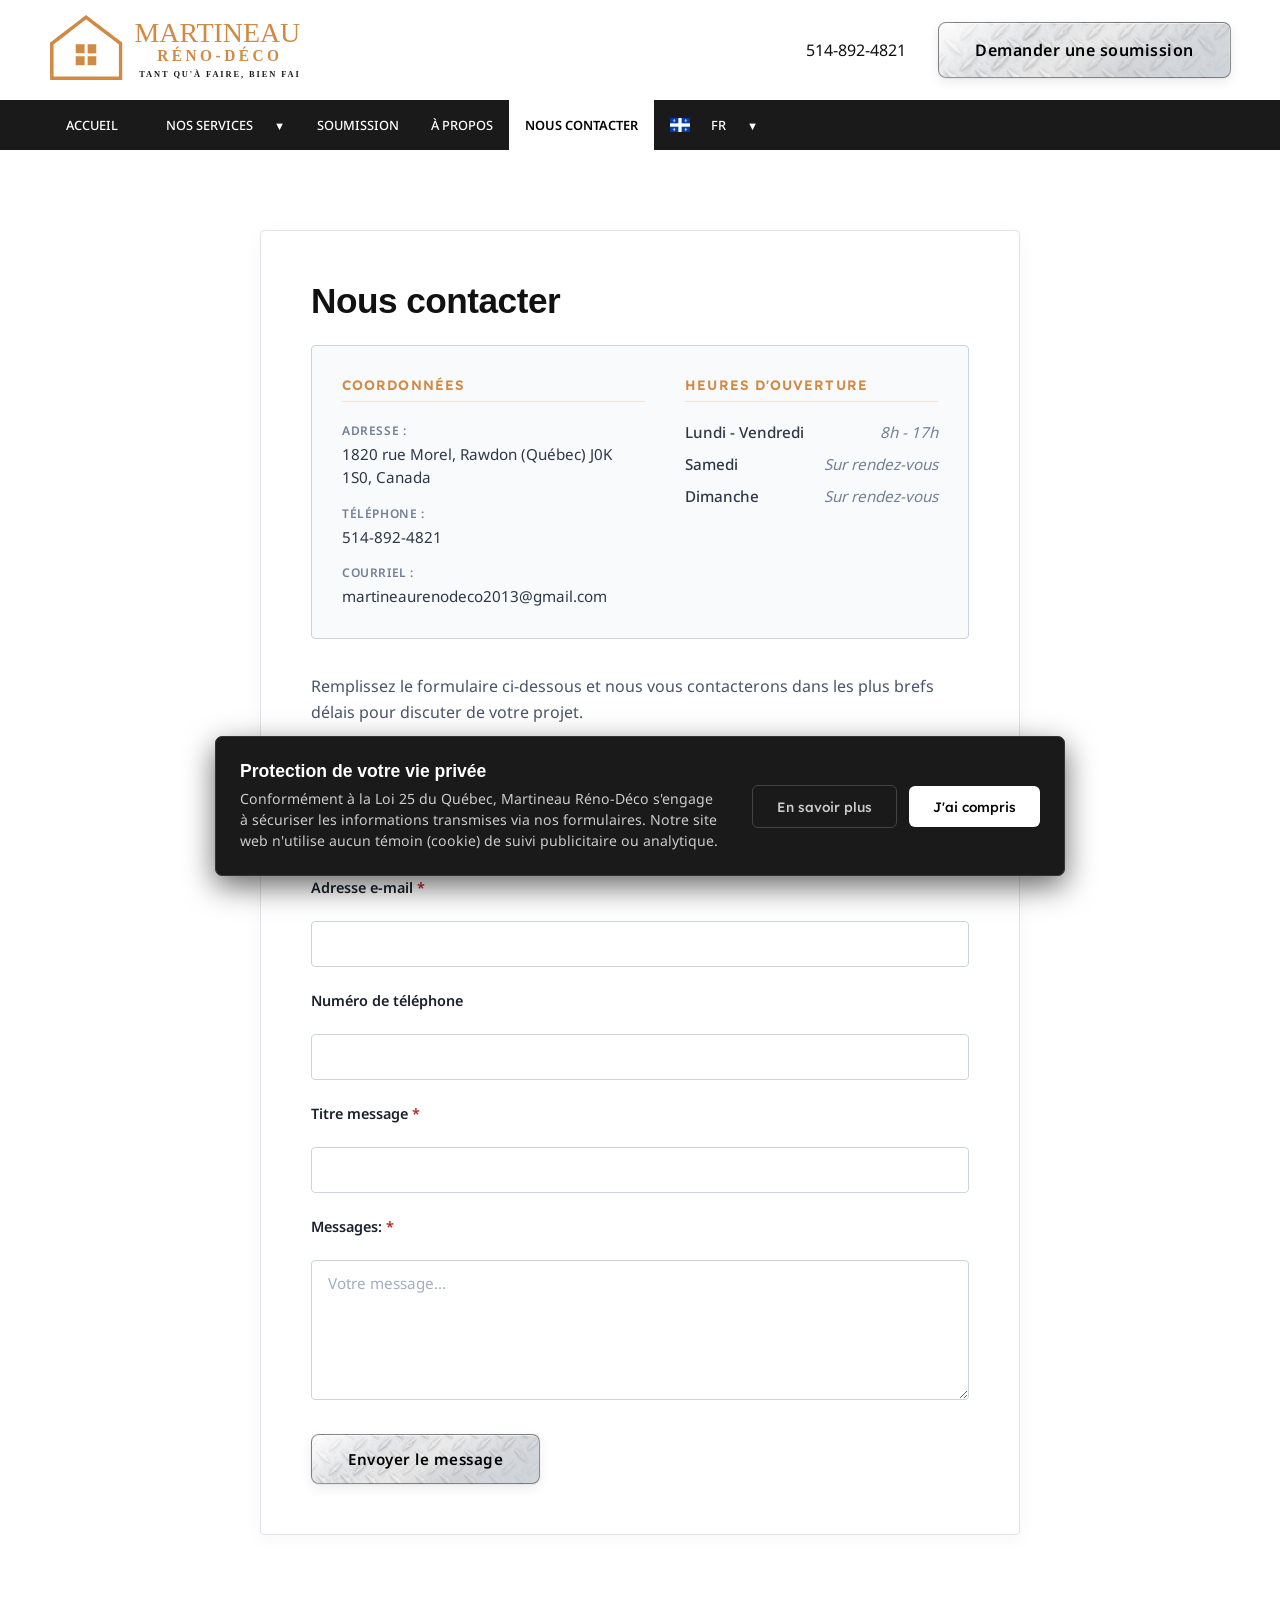
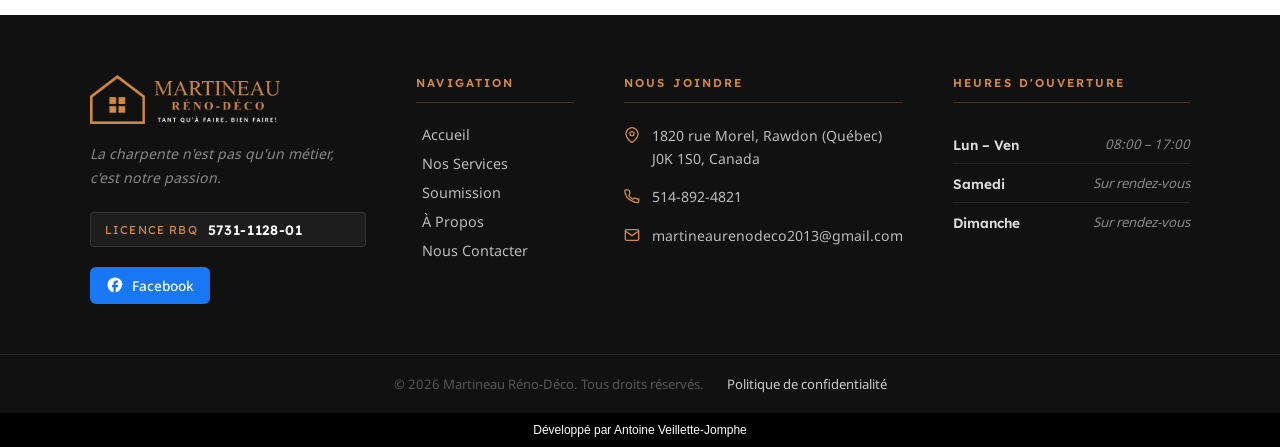
<file: nous-contacter.html>
<!DOCTYPE html>
<html lang="fr">
<head>
    <meta charset="UTF-8">
    <meta name="viewport" content="width=device-width, initial-scale=1.0">
    <link rel="stylesheet" href="style.css">
    <link rel="icon" type="image/png" href="favicon.png">
    <meta property="og:image" content="https://www.martineaurenodeco.ca/icons/logo-second-version.webp" />
    <title data-i18n="title.contact"></title>
</head>
<body>
    <div class="navbar-section">
            <div class="navbar">
            <div class="upper">
                <div class="background"></div>
                <div class="left">
                    <div class="logo">
                        <a href=""><img src="icons/logo-second-version.svg" alt="Logo"></a>
                    </div>
                </div>
                <div class="right">
                    <div class="tel">
                        <a href="tel:514-892-4821"><span>514-892-4821</span></a>
                    </div>

                    <div class="soumission">
                        <a class="diamond-plate" href="#">
                            <span data-i18n="hero.requestSubmission">Demander une soumission</span>
                        </a>
                    </div>

                    <button class="hamburger" aria-label="Menu">
                        <span class="bar"></span>
                        <span class="bar"></span>
                        <span class="bar"></span>
                    </button>
                </div>
            </div>

            <div class="bottom">
                <div class="background"></div>
                <div class="links">
                    <a class="not-active" href="index.html" data-i18n="nav.home">Accueil</a>
                    <span class="not-active">
                        <span data-i18n="nav.services">Nos services</span><div class="arrow">▼</div>
                    
                    <div class="dropdown">
                        <a href="nos-services.html#charpente">
                            <img src="icons/home.webp" alt="">
                            <p data-i18n="nav.serviceResidential">Charpente Résidentielle</p>
                        </a>
                        <div class="line"></div>
                        <a href="nos-services.html#agrandissement">
                            <img src="icons/expand.webp" alt="">
                            <p data-i18n="nav.serviceExpansion">Agrandissement de maison</p>
                        </a>
                        <div class="line"></div>
                        <a href="nos-services.html#garage">
                            <img src="icons/shed.webp" alt="">
                            <p data-i18n="nav.serviceGarage">Construction de garage et de cabanon</p>
                        </a>
                    </div>
                    </span>
                    <a class="not-active" href="soumission.html" data-i18n="nav.submission">Soumission</a>
                    <a class="not-active" href="a-propos.html" data-i18n="nav.about">À Propos</a>
                    <a class="not-active active" href="nous-contacter.html" data-i18n="nav.contact">Nous Contacter</a>

                    <span class="not-active lang-toggle" id="desktop-lang-picker">
                        <img class="current-flag" src="icons/qc.webp" alt="FR" style="width: 20px; height: auto; margin-right: 5px;"> 
                        <span class="current-text">FR</span> 
                        <div class="arrow">▼</div>
                        
                        <div class="dropdown">
                            <a href="#" data-lang="fr" data-flag="icons/qc.webp" data-text="FR">
                                <img src="icons/qc.webp" alt="FR">
                                <p data-i18n="nav.french">Français</p>
                            </a>
                            <div class="line"></div>
                            <a href="#" data-lang="en" data-flag="icons/us.webp" data-text="EN">
                                <img src="icons/us.webp" alt="EN">
                                <p data-i18n="nav.english">English</p>
                            </a>
                        </div>
                    </span>
                </div>
            </div>
        </div>
    </div>
    

    <div class="mobile-menu">
        <div class="mobile-links">
            <a class="active" href="index.html" data-i18n="nav.home">Accueil</a>
            
            <div class="mobile-dropdown-toggle">
                <span>
                    <span data-i18n="nav.services">Nos services</span> <div class="arrow">▼</div>
                </span>
                <div class="mobile-dropdown">
                    <a href="nos-services.html#charpente">
                        <img src="icons/home.webp" alt="">
                        <p data-i18n="nav.serviceResidential">Charpente Résidentielle</p>
                    </a>
                    <div class="line"></div>
                    <a href="nos-services.html#agrandissement">
                        <img src="icons/expand.webp" alt="">
                        <p data-i18n="nav.serviceExpansion">Agrandissement de maison</p>
                    </a>
                    <div class="line"></div>
                    <a href="nos-services.html#garage">
                        <img src="icons/shed.webp" alt="">
                        <p data-i18n="nav.serviceGarage">Construction de garage et de cabanon</p>
                    </a>
                </div>
            </div>

            <a class="not-active" href="soumission.html" data-i18n="nav.submission">Soumission</a>
            <a class="not-active" href="a-propos.html" data-i18n="nav.about">À Propos</a>
            <a class="not-active" href="nous-contacter.html" data-i18n="nav.contact">Nous Contacter</a>
            <div class="mobile-dropdown-toggle" id="mobile-lang-picker">
                <span>
                    <span class="mobile-current-trigger" style="display: flex; align-items: center; gap: 10px; text-transform: uppercase;">
                        <img class="current-flag" src="icons/qc.webp" alt="FR" style="width: 24px; height: auto;"> 
                        <span class="current-text">Français</span>
                    </span>
                    <div class="arrow">▼</div>
                </span>
                <div class="mobile-dropdown">
                    <a href="#" data-lang="fr" data-flag="icons/qc.webp" data-text="Français">
                        <img src="icons/qc.webp" alt="FR">
                        <p data-i18n="nav.french">Français</p>
                    </a>
                    <div class="line"></div>
                    <a href="#" data-lang="en" data-flag="icons/us.webp" data-text="English">
                        <img src="icons/us.webp" alt="EN">
                        <p data-i18n="nav.english">English</p>
                    </a>
                </div>
            </div>
            
            <div class="mobile-tel">
                <a href="tel:514-892-4821">514-892-4821</a>
            </div>

            <div class="soumission-mobile-btn">
                <a class="diamond-plate" href="#">
                    <span data-i18n="hero.requestSubmission">Demander une soumission</span>
                </a>
            </div>

        </div>
    </div>

    <section>
        
        <div class="form">

                <h1 data-i18n="contact.title">Nous contacter</h1>
                <div class="info">
                    <div class="info-block contact-details">
                        <h3 data-i18n="contact.coordinates">Coordonnées</h3>
                        <div class="info-item">
                            <span class="info-label" data-i18n="contact.address">Adresse :</span>
                            <p data-i18n="footer.address">1820 rue Morel, Rawdon (Québec) J0K 1S0, Canada</p>
                        </div>
                        <div class="info-item">
                            <span class="info-label" data-i18n="contact.phone">Téléphone :</span>
                            <p><a href="tel:514-892-4821" data-i18n="footer.phone">514-892-4821</a></p>
                        </div>
                        <div class="info-item">
                            <span class="info-label" data-i18n="contact.email">Courriel :</span>
                            <p><a href="mailto:martineaurenodeco2013@gmail.com" data-i18n="footer.email">martineaurenodeco2013@gmail.com</a></p>
                        </div>
                    </div>
                    
                    <div class="info-block business-hours">
                        <h3 data-i18n="contact.businessHours">Heures d'ouverture</h3>
                        <div class="hours-grid">
                            <div class="hours-row">
                                <span class="day" data-i18n="contact.mondayFriday">Lundi - Vendredi</span>
                                <span class="time" data-i18n="contact.hours8to17">8h - 17h</span>
                            </div>
                            <div class="hours-row">
                                <span class="day" data-i18n="contact.saturday">Samedi</span>
                                <span class="time" data-i18n="contact.onRequest">Sur rendez-vous</span>
                            </div>
                            <div class="hours-row">
                                <span class="day" data-i18n="contact.sunday">Dimanche</span>
                                <span class="time" data-i18n="contact.onRequest">Sur rendez-vous</span>
                            </div>
                        </div>
                    </div>
                </div>
                <p data-i18n="contact.form_intro">Remplissez le formulaire ci-dessous et nous vous contacterons dans les plus brefs délais pour discuter de votre projet.</p>
                <form id="contact-form">
                    <label for="name" data-i18n="contact.fullName">Nom complet <span class="important" data-i18n="contact.required">*</span></label>
                    <input type="text" id="name" name="name" required>

                    <label for="email" data-i18n="contact.email_label">Adresse e-mail <span class="important" data-i18n="contact.required">*</span></label>
                    <input type="email" id="email" name="email" required>

                    <label for="phone" data-i18n="contact.phone_label">Numéro de téléphone</label>
                    <input type="tel" id="phone" name="phone">

                    <label for="message-type" data-i18n="contact.messageTitle">Titre message <span class="important" data-i18n="contact.required">*</span></label>
                    <input type="text" id="message-type" name="message-type" required>

                    <label for="details" data-i18n="contact.message">Messages: <span class="important" data-i18n="contact.required">*</span></label>
                    <textarea id="details" name="details" rows="4" data-i18n="contact.placeholder" placeholder="Votre message..." required></textarea>

                    <button type="submit" class="diamond-plate"><span data-i18n="contact.submitButton">Envoyer le message</span></button>
                </form>

        </div>

    </section>

    <footer class="site-footer">
        <div class="footer-main">
            <div class="footer-brand-col">
                <img src="icons/logo-second-version-footer.webp" alt="Martineau Réno-Déco" class="footer-logo">
                <p class="footer-tagline">La charpente n'est pas qu'un métier,<br>c'est notre passion.</p>
                <div class="place-column">
                     <div class="footer-rbq">
                    <span class="footer-rbq-label">Licence RBQ</span>
                    <span class="footer-rbq-num">5731-1128-01</span>
                    </div>
                    <a href="https://www.facebook.com/martineau.reno.deco/" target="_blank" rel="noopener" class="footer-fb-btn">
                        <svg viewBox="0 0 24 24"><path d="M22 12c0-5.52-4.48-10-10-10S2 6.48 2 12c0 4.84 3.44 8.87 8 9.8V15H8v-3h2V9.5C10 7.57 11.57 6 13.5 6H16v3h-2c-.55 0-1 .45-1 1v2h3v3h-3v6.95c4.56-.93 8-4.96 8-9.8z"/></svg>
                        Facebook
                    </a>
                </div>
            </div>

            <div class="footer-links-col">
                <h3 class="footer-col-title">Navigation</h3>
                <nav class="footer-nav">
                    <a href="index.html">Accueil</a>
                    <a href="nos-services.html">Nos Services</a>
                    <a href="soumission.html">Soumission</a>
                    <a href="a-propos.html">À Propos</a>
                    <a href="nous-contacter.html">Nous Contacter</a>
                </nav>
            </div>

            <div class="footer-contact-col">
                <h3 class="footer-col-title">Nous joindre</h3>
                <div class="footer-contact-list">
                    <div class="footer-contact-item">
                        <svg viewBox="0 0 24 24" fill="none" stroke="currentColor" stroke-width="2"><path d="M21 10c0 7-9 13-9 13s-9-6-9-13a9 9 0 0 1 18 0z"/><circle cx="12" cy="10" r="3"/></svg>
                        <span>1820 rue Morel, Rawdon (Québec)<br>J0K 1S0, Canada</span>
                    </div>
                    <div class="footer-contact-item">
                        <svg viewBox="0 0 24 24" fill="none" stroke="currentColor" stroke-width="2"><path d="M22 16.92v3a2 2 0 0 1-2.18 2 19.79 19.79 0 0 1-8.63-3.07A19.5 19.5 0 0 1 4.14 13.5 19.79 19.79 0 0 1 1.07 4.87 2 2 0 0 1 3 2.69h3a2 2 0 0 1 2 1.72c.127.96.361 1.903.7 2.81a2 2 0 0 1-.45 2.11L7.09 10.91a16 16 0 0 0 6 6l1.27-1.27a2 2 0 0 1 2.11-.45c.907.339 1.85.573 2.81.7A2 2 0 0 1 21 18v-.08z"/></svg>
                        <a href="tel:514-892-4821">514-892-4821</a>
                    </div>
                    <div class="footer-contact-item">
                        <svg viewBox="0 0 24 24" fill="none" stroke="currentColor" stroke-width="2"><path d="M4 4h16c1.1 0 2 .9 2 2v12c0 1.1-.9 2-2 2H4c-1.1 0-2-.9-2-2V6c0-1.1.9-2 2-2z"/><polyline points="22,6 12,13 2,6"/></svg>
                        <a href="mailto:martineaurenodeco2013@gmail.com">martineaurenodeco2013@gmail.com</a>
                    </div>
                </div>
            </div>

            <div class="footer-hours-col">
                <h3 class="footer-col-title">Heures d'ouverture</h3>
                <div class="footer-hours-list">
                    <div class="footer-hours-row">
                        <span class="footer-hours-day">Lun – Ven</span>
                        <span class="footer-hours-time">08:00 – 17:00</span>
                    </div>
                    <div class="footer-hours-divider"></div>
                    <div class="footer-hours-row">
                        <span class="footer-hours-day">Samedi</span>
                        <span class="footer-hours-time">Sur rendez-vous</span>
                    </div>
                    <div class="footer-hours-divider"></div>
                    <div class="footer-hours-row">
                        <span class="footer-hours-day">Dimanche</span>
                        <span class="footer-hours-time">Sur rendez-vous</span>
                    </div>
                </div>
            </div>
        </div>

        <div class="footer-bottom">
            <p>&copy; 2026 Martineau Réno-Déco. Tous droits réservés.</p>
        </div>

    </footer>
    <div class="ruban-dev">
            <p data-i18n="services.dev">Developper par Antoine Veillette-Jomphe</p>
    </div>

        <div id="privacy-banner" class="privacy-banner">
            <div class="privacy-container">
                <div class="privacy-text">
                    <h3 data-i18n="services.popupprivacy-title" >Protection de votre vie privée</h3>
                    <p data-i18n="services.popupprivacy-description">Conformément à la Loi 25 du Québec, Martineau Réno-Déco s'engage à sécuriser les informations transmises via nos formulaires. Notre site web n'utilise aucun témoin (cookie) de suivi publicitaire ou analytique.</p>
                </div>
                <div class="privacy-buttons">
                    <a data-i18n="services.popupprivacy-more" href="politique-de-confidentialite.html" class="privacy-btn btn-secondary">En savoir plus</a>
                    <button data-i18n="services.popupprivacy-understood" id="btn-close-privacy" class="privacy-btn btn-primary">J'ai compris</button>
                </div>
            </div>
        </div>

<script src="i18n.js"></script>
<script src="script.js"></script>



<script>
document.getElementById('contact-form').addEventListener('submit', function(e) {
    e.preventDefault();
    
    const submitButton = this.querySelector('button[type="submit"]');
    submitButton.disabled = true;
    submitButton.innerHTML = '<span>' + (typeof t === 'function' ? t('contact.sending') : 'Envoi en cours...') + '</span>';

    const googleScriptUrl = "https://script.google.com/macros/s/AKfycbznQ1J0OCSL4MNamcXAkLmJO63IvY4H99r93AfeIWUhK_ShZ5BJViGcUxmLeJNzWiMnyg/exec";
    
    const formData = new FormData(this);
    
    fetch(googleScriptUrl, {
        method: 'POST',
        body: new URLSearchParams(formData)
    })
    .then(res => res.json())
    .then(data => {
        if(data.status === 'success') {
            document.getElementById('contact-form').reset();
            showSuccessBanner();
        } else {
            alert("Une erreur est survenue lors de l'envoi. Veuillez réessayer.");
            console.error(data.error);
        }
    })
    .catch(err => {
        alert("Impossible de joindre le serveur de messagerie.");
        console.error(err);
    })
    .finally(() => {
        submitButton.disabled = false;
        submitButton.innerHTML = '<span>' + (typeof t === 'function' ? t('contact.submitButton') : 'Envoyer le message') + '</span>';
    });
});

function showSuccessBanner() {
    let banner = document.getElementById('success-banner');
    if (!banner) {
        banner = document.createElement('div');
        banner.id = 'success-banner';
        const formSection = document.querySelector('.form');
        formSection.insertBefore(banner, formSection.firstChild);
    }

    // Utilise le système i18n pour le texte
    const message = (typeof t === 'function') ? t('contact.successBanner') : 'Message envoyé avec succès !';
    const closeLabel = (typeof t === 'function') ? t('contact.successBannerClose') : 'Fermer';

    banner.innerHTML = `
        <div class="success-banner-inner">
            <svg viewBox="0 0 24 24" fill="none" stroke="currentColor" stroke-width="2.5" width="28" height="28">
                <path d="M22 11.08V12a10 10 0 1 1-5.93-9.14"/>
                <polyline points="22 4 12 14.01 9 11.01"/>
            </svg>
            <span>${message}</span>
            <button class="success-banner-close" onclick="closeBanner()" aria-label="${closeLabel}">✕</button>
        </div>
    `;

    // Rendre visible avec animation
    banner.classList.remove('hidden');
    banner.classList.add('visible');

    // Scroll vers le bandeau
    banner.scrollIntoView({ behavior: 'smooth', block: 'center' });

    // Disparaît automatiquement après 8 secondes
    setTimeout(() => closeBanner(), 8000);
}

function closeBanner() {
    const banner = document.getElementById('success-banner');
    if (banner) {
        banner.classList.remove('visible');
        banner.classList.add('hidden');
    }
}

// Met à jour le bandeau en temps réel si la langue change pendant qu'il est visible
window.addEventListener('languageChanged', function() {
    const banner = document.getElementById('success-banner');
    if (banner && banner.classList.contains('visible')) {
        const message = (typeof t === 'function') ? t('contact.successBanner') : '';
        const closeLabel = (typeof t === 'function') ? t('contact.successBannerClose') : 'Fermer';
        const span = banner.querySelector('span');
        const btn = banner.querySelector('.success-banner-close');
        if (span) span.textContent = message;
        if (btn) btn.setAttribute('aria-label', closeLabel);
    }
});
</script>

<style>
#success-banner {
    display: none;
    margin-bottom: 24px;
    border-radius: 8px;
    overflow: hidden;
    opacity: 0;
    transform: translateY(-10px);
    transition: opacity 0.4s ease, transform 0.4s ease;
}

#success-banner.visible {
    display: block;
    opacity: 1;
    transform: translateY(0);
    animation: bannerIn 0.4s ease forwards;
}

#success-banner.hidden {
    animation: bannerOut 0.4s ease forwards;
}

@keyframes bannerIn {
    from { opacity: 0; transform: translateY(-10px); }
    to   { opacity: 1; transform: translateY(0); }
}

@keyframes bannerOut {
    from { opacity: 1; transform: translateY(0); }
    to   { opacity: 0; transform: translateY(-10px); }
}

.success-banner-inner {
    display: flex;
    align-items: center;
    gap: 14px;
    background: #1a5c2e;
    border: 1.5px solid #2d9e52;
    border-radius: 8px;
    padding: 16px 20px;
    color: #d4f5df;
    font-size: 1rem;
    font-weight: 500;
}

.success-banner-inner svg {
    color: #4cdf80;
    flex-shrink: 0;
}

.success-banner-inner span {
    flex: 1;
    color: #d4f5df;
}

.success-banner-close {
    background: none;
    border: none;
    color: #4cdf80;
    font-size: 1.1rem;
    cursor: pointer;
    padding: 0 4px;
    line-height: 1;
    opacity: 0.7;
    transition: opacity 0.2s;
}

.success-banner-close:hover {
    opacity: 1;
}
</style>

</body>
</html>
</file>
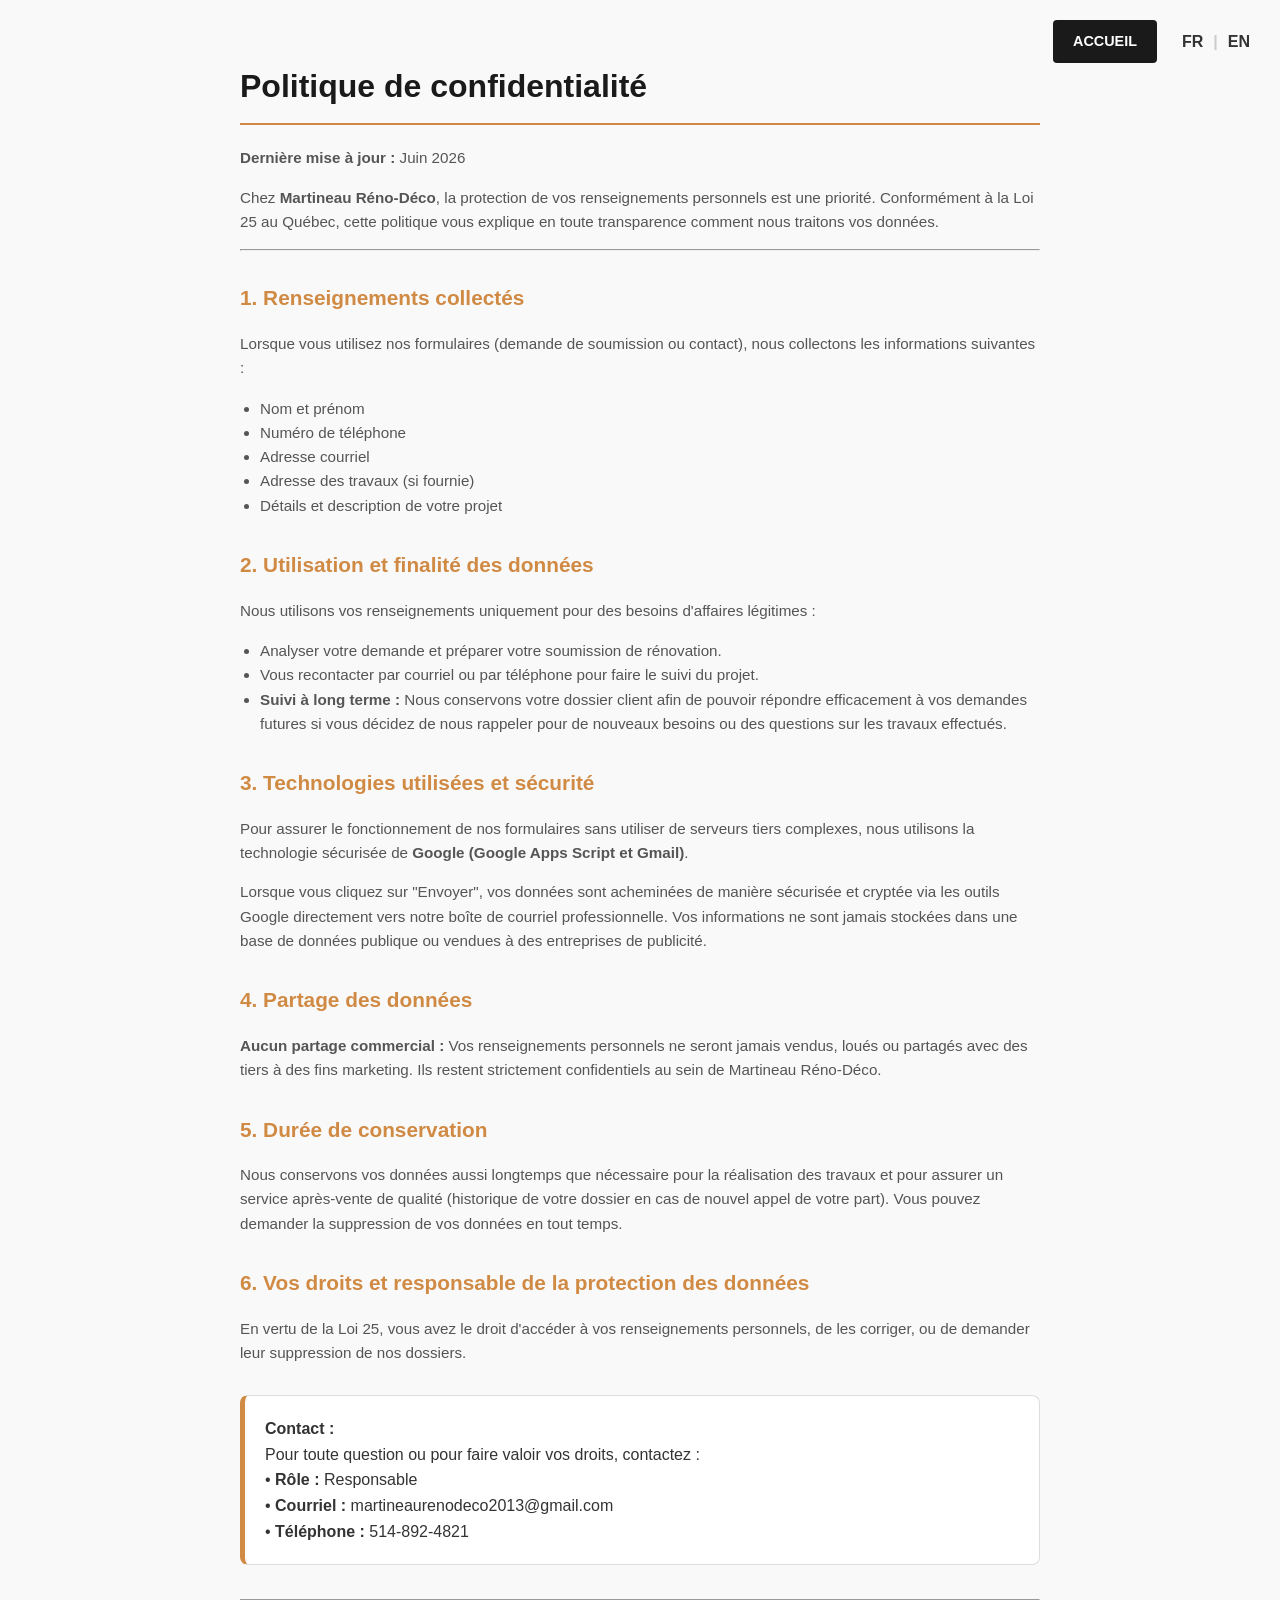
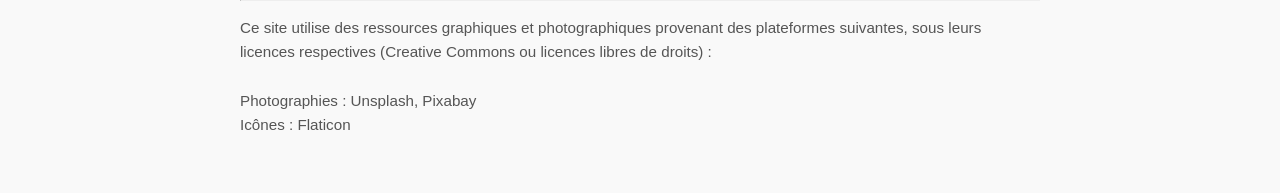
<file: politique-de-confidentialite.html>
<!DOCTYPE html>
<html lang="fr">
<head>
    <meta charset="UTF-8">
    <meta name="viewport" content="width=device-width, initial-scale=1.0">
    <link rel="icon" type="image/png" href="favicon.png">
    <meta property="og:image" content="https://www.martineaurenodeco.ca/icons/logo-second-version.webp" />
    <title data-i18n="services.privacy_page_title">Politique de confidentialité - Martineau Réno-Déco</title>
    <style>
        body { font-family: 'Lexend', sans-serif; line-height: 1.6; color: #333; max-width: 800px; margin: 0 auto; padding: 40px 20px; background-color: #f9f9f9; }
        h1 { color: #1a1a1a; border-bottom: 2px solid #d08a44; padding-bottom: 10px; }
        h2 { color: #d08a44; margin-top: 30px; font-size: 1.3rem; }
        p, li { color: #555; font-size: 0.95rem; }
        ul { padding-left: 20px; }
        .contact-box { background: #fff; border: 1px solid #ddd; padding: 20px; border-radius: 8px; margin-top: 30px; border-left: 5px solid #d08a44; }
        .privacy-top-controls {
    position: fixed;
    top: 0;
    right: 0;
    padding: 20px 30px;
    display: flex;
    align-items: center;
    gap: 25px;
    z-index: 9999; /* S'assure que ça passe par-dessus ton contenu */
    font-family: inherit; /* S'adapte à ta typographie globale */
}

/* Style du bouton Retour */
.privacy-top-controls .btn-retour {
    background-color: #1a1a1a; /* À ajuster selon ta palette (ex: couleur accent) */
    color: #ffffff;
    text-decoration: none;
    padding: 10px 20px;
    border-radius: 4px;
    font-weight: 600;
    font-size: 0.9rem;
    text-transform: uppercase;
    transition: background-color 0.3s ease, transform 0.2s ease;
}

.privacy-top-controls .btn-retour:hover {
    background-color: #333333;
    transform: translateY(-2px);
}

/* Style du sélecteur de langue */
.privacy-top-controls .lang-switch {
    display: flex;
    align-items: center;
    gap: 10px;
    font-weight: 700;
    font-size: 1rem;
}

.privacy-top-controls .lang-btn {
    color: #333333;
    text-decoration: none;
    transition: color 0.3s ease;
}

.privacy-top-controls .lang-btn:hover {
    color: #d9534f; /* Remplace par ta couleur primaire/hover */
}

.privacy-top-controls .separator {
    color: #cccccc;
    user-select: none;
}

/* Responsive pour mobile */
@media (max-width: 768px) {
    .privacy-top-controls {
        padding: 15px;
        gap: 15px;
    }
    
    .privacy-top-controls .btn-retour {
        padding: 8px 15px;
        font-size: 0.8rem;
    }
}
    </style>
</head>
<body>

    <h1 data-i18n="services.privacy_h1">Politique de confidentialité</h1>
    <p data-i18n="services.privacy_last_updated"><strong>Dernière mise à jour :</strong> Juin 2026</p>
    <p data-i18n="services.privacy_intro">Chez <strong>Martineau Réno-Déco</strong>, la protection de vos renseignements personnels est une priorité. Conformément à la Loi 25 au Québec, cette politique vous explique en toute transparence comment nous traitons vos données.</p>

    <hr>

    <h2 data-i18n="services.privacy_h2_1">1. Renseignements collectés</h2>
    <p data-i18n="services.privacy_p_1">Lorsque vous utilisez nos formulaires (demande de soumission ou contact), nous collectons les informations suivantes :</p>
    <ul>
        <li data-i18n="services.privacy_li_1_1">Nom et prénom</li>
        <li data-i18n="services.privacy_li_1_2">Numéro de téléphone</li>
        <li data-i18n="services.privacy_li_1_3">Adresse courriel</li>
        <li data-i18n="services.privacy_li_1_4">Adresse des travaux (si fournie)</li>
        <li data-i18n="services.privacy_li_1_5">Détails et description de votre projet</li>
    </ul>

    <h2 data-i18n="services.privacy_h2_2">2. Utilisation et finalité des données</h2>
    <p data-i18n="services.privacy_p_2">Nous utilisons vos renseignements uniquement pour des besoins d'affaires légitimes :</p>
    <ul>
        <li data-i18n="services.privacy_li_2_1">Analyser votre demande et préparer votre soumission de rénovation.</li>
        <li data-i18n="services.privacy_li_2_2">Vous recontacter par courriel ou par téléphone pour faire le suivi du projet.</li>
        <li data-i18n="services.privacy_li_2_3"><strong>Suivi à long terme :</strong> Nous conservons votre dossier client afin de pouvoir répondre efficacement à vos demandes futures si vous décidez de nous rappeler pour de nouveaux besoins ou des questions sur les travaux effectués.</li>
    </ul>

    <h2 data-i18n="services.privacy_h2_3">3. Technologies utilisées et sécurité</h2>
    <p data-i18n="services.privacy_p_3_1">Pour assurer le fonctionnement de nos formulaires sans utiliser de serveurs tiers complexes, nous utilisons la technologie sécurisée de <strong>Google (Google Apps Script et Gmail)</strong>.</p>
    <p data-i18n="services.privacy_p_3_2">Lorsque vous cliquez sur "Envoyer", vos données sont acheminées de manière sécurisée et cryptée via les outils Google directement vers notre boîte de courriel professionnelle. Vos informations ne sont jamais stockées dans une base de données publique ou vendues à des entreprises de publicité.</p>

    <h2 data-i18n="services.privacy_h2_4">4. Partage des données</h2>
    <p data-i18n="services.privacy_p_4"><strong>Aucun partage commercial :</strong> Vos renseignements personnels ne seront jamais vendus, loués ou partagés avec des tiers à des fins marketing. Ils restent strictement confidentiels au sein de Martineau Réno-Déco.</p>

    <h2 data-i18n="services.privacy_h2_5">5. Durée de conservation</h2>
    <p data-i18n="services.privacy_p_5">Nous conservons vos données aussi longtemps que nécessaire pour la réalisation des travaux et pour assurer un service après-vente de qualité (historique de votre dossier en cas de nouvel appel de votre part). Vous pouvez demander la suppression de vos données en tout temps.</p>

    <h2 data-i18n="services.privacy_h2_6">6. Vos droits et responsable de la protection des données</h2>
    <p data-i18n="services.privacy_p_6">En vertu de la Loi 25, vous avez le droit d'accéder à vos renseignements personnels, de les corriger, ou de demander leur suppression de nos dossiers.</p>
    
    <div class="contact-box">
        <strong data-i18n="services.privacy_contact_title">Responsable de la protection des données :</strong><br>
        <span data-i18n="services.privacy_contact_desc">Pour toute question ou pour faire valoir vos droits, contactez :</span><br>
        • <span data-i18n="services.privacy_contact_role"><strong>Rôle :</strong> Responsable</span><br>
        • <span data-i18n="services.privacy_contact_email"><strong>Courriel :</strong> martineaurenodeco2013@gmail.com</span><br>
        • <span data-i18n="services.privacy_contact_phone"><strong>Téléphone :</strong> 514-892-4821</span>
    </div>
    <br>
    <hr>
    <p data-i18n="services.privacy_p_7">Ce site utilise des ressources graphiques et photographiques provenant des plateformes suivantes, sous leurs licences respectives (Creative Commons ou licences libres de droits) :

    <br> Photographies : Unsplash, Pixabay

    <br> Icônes : Flaticon</p>

    <div class="privacy-top-controls">
        <!-- Bouton Retour Accueil traduit dynamiquement -->
        <a href="index.html" class="btn-retour" data-i18n="nav.home">Accueil</a>
        
        <!-- Sélecteur de langue -->
        <div class="lang-switch">
            <a href="#" data-lang="fr" data-flag="icons/qc.webp" class="lang-btn">FR</a>
            <span class="separator">|</span>
            <a href="#" data-lang="en" data-flag="icons/us.webp" class="lang-btn">EN</a>
        </div>
    </div>
    
<script src="i18n.js"></script>
<script src="script.js"></script>
</body>
</html>
</file>
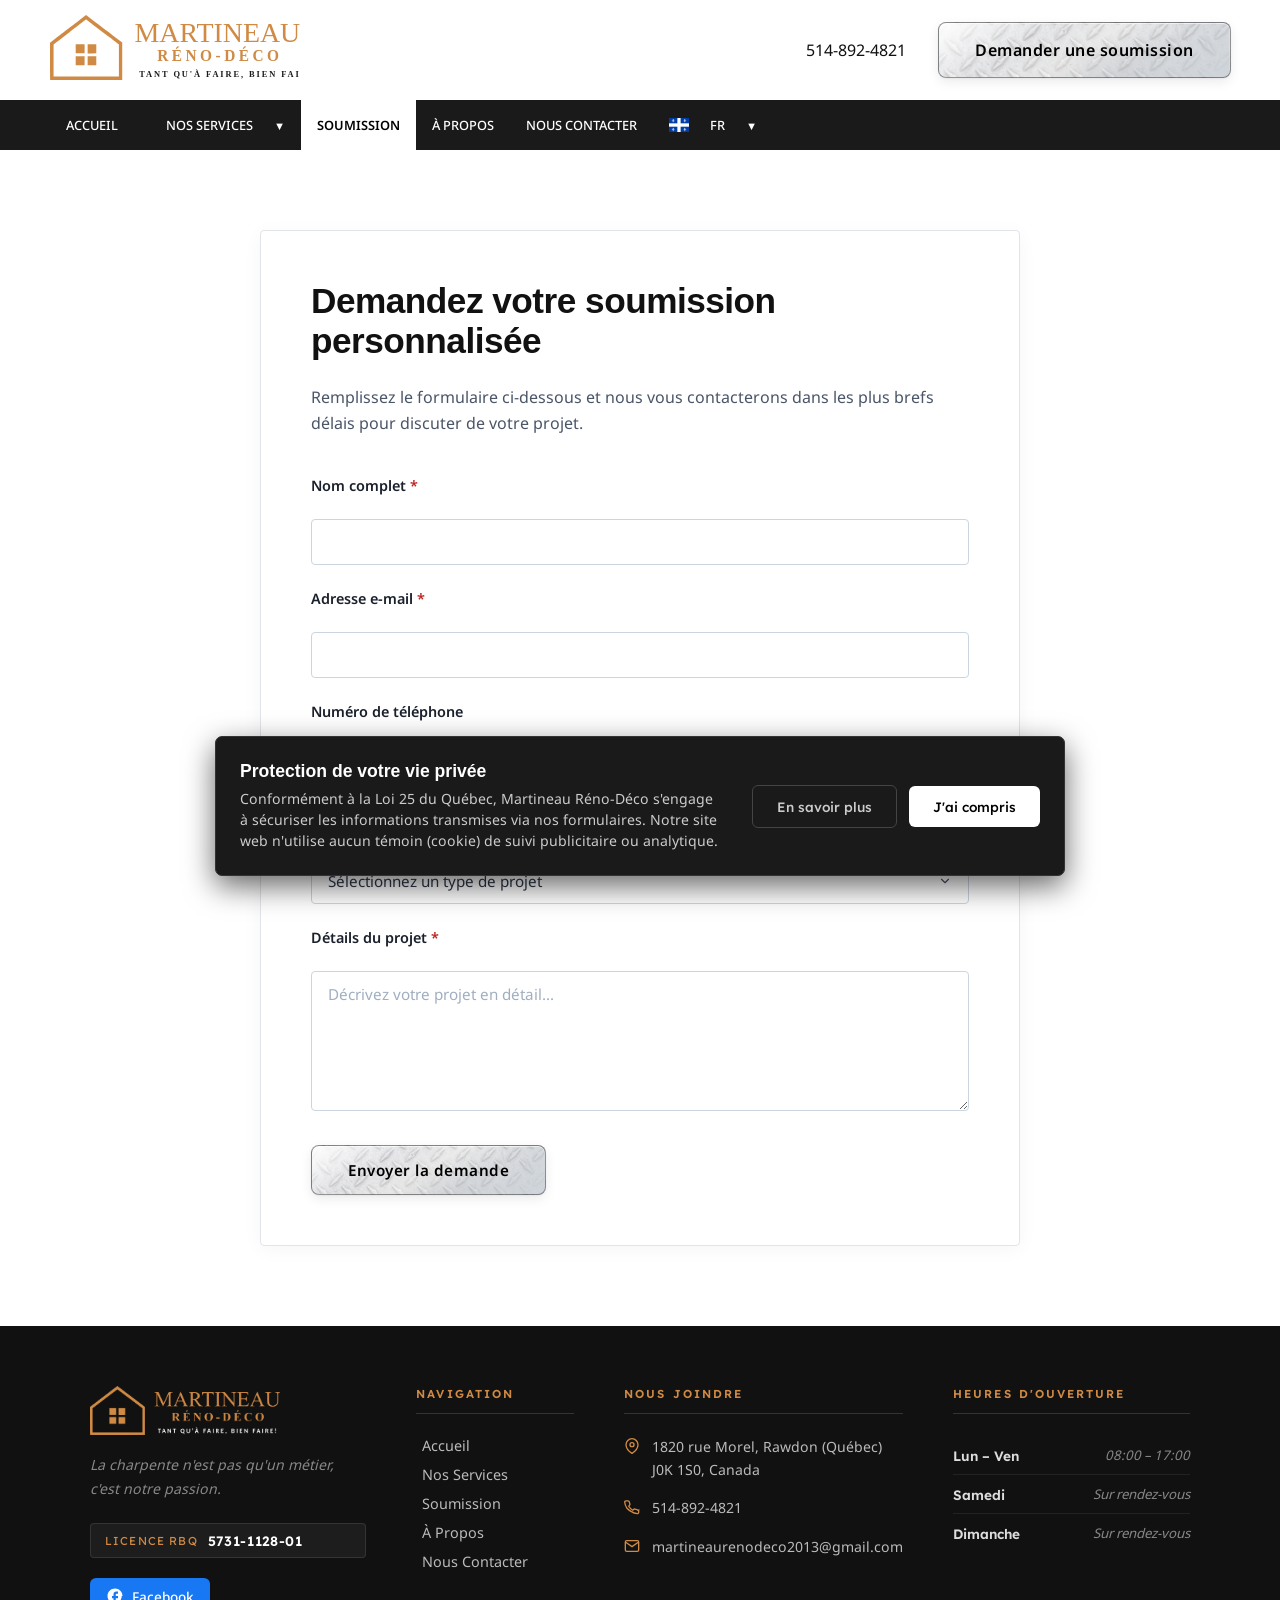
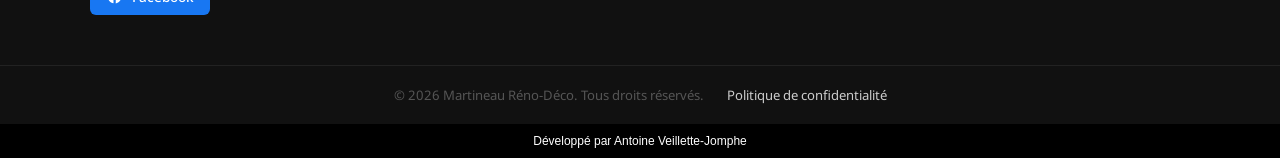
<file: soumission.html>
<!DOCTYPE html>
<html lang="fr">
<head>
    <meta charset="UTF-8">
    <meta name="viewport" content="width=device-width, initial-scale=1.0">
    <link rel="stylesheet" href="style.css">
    <link rel="icon" type="image/png" href="favicon.png">
    <meta property="og:image" content="https://www.martineaurenodeco.ca/icons/logo-second-version.webp" />
    <title data-i18n="title.submission"></title>
</head>
<body>
    <div class="navbar-section">
            <div class="navbar">
            <div class="upper">
                <div class="background"></div>
                <div class="left">
                    <div class="logo">
                        <a href=""><img src="icons/logo-second-version.svg" alt="Logo"></a>
                    </div>
                </div>
                <div class="right">
                    <div class="tel">
                        <a href="tel:514-892-4821"><span>514-892-4821</span></a>
                    </div>

                    <div class="soumission">
                        <a class="diamond-plate" href="#">
                            <span data-i18n="hero.requestSubmission">Demander une soumission</span>
                        </a>
                    </div>

                    <button class="hamburger" aria-label="Menu">
                        <span class="bar"></span>
                        <span class="bar"></span>
                        <span class="bar"></span>
                    </button>
                </div>
            </div>

            <div class="bottom">
                <div class="background"></div>
                <div class="links">
                    <a class="not-active" href="index.html" data-i18n="nav.home">Accueil</a>
                    <span class="not-active">
                        <span data-i18n="nav.services">Nos services</span><div class="arrow">▼</div>
                    
                    <div class="dropdown">
                        <a href="nos-services.html#charpente">
                            <img src="icons/home.webp" alt="">
                            <p data-i18n="nav.serviceResidential">Charpente Résidentielle</p>
                        </a>
                        <div class="line"></div>
                        <a href="nos-services.html#agrandissement">
                            <img src="icons/expand.webp" alt="">
                            <p data-i18n="nav.serviceExpansion">Agrandissement de maison</p>
                        </a>
                        <div class="line"></div>
                        <a href="nos-services.html#garage">
                            <img src="icons/shed.webp" alt="">
                            <p data-i18n="nav.serviceGarage">Construction de garage et de cabanon</p>
                        </a>
                    </div>
                    </span>
                    <a class="active" href="soumission.html" data-i18n="nav.submission">Soumission</a>
                    <a class="not-active" href="a-propos.html" data-i18n="nav.about">À Propos</a>
                    <a class="not-active" href="nous-contacter.html" data-i18n="nav.contact">Nous Contacter</a>

                    <span class="not-active lang-toggle" id="desktop-lang-picker">
                        <img class="current-flag" src="icons/qc.webp" alt="FR" style="width: 20px; height: auto; margin-right: 5px;"> 
                        <span class="current-text">FR</span> 
                        <div class="arrow">▼</div>
                        
                        <div class="dropdown">
                            <a href="#" data-lang="fr" data-flag="icons/qc.webp" data-text="FR">
                                <img src="icons/qc.webp" alt="FR">
                                <p data-i18n="nav.french">Français</p>
                            </a>
                            <div class="line"></div>
                            <a href="#" data-lang="en" data-flag="icons/us.webp" data-text="EN">
                                <img src="icons/us.webp" alt="EN">
                                <p data-i18n="nav.english">English</p>
                            </a>
                        </div>
                    </span>
                </div>
            </div>
        </div>
    </div>
    

    <div class="mobile-menu">
        <div class="mobile-links">
            <a class="not-active" href="index.html" data-i18n="nav.home">Accueil</a>
            
            <div class="mobile-dropdown-toggle">
                <span>
                    <span data-i18n="nav.services">Nos services</span> <div class="arrow">▼</div>
                </span>
                <div class="mobile-dropdown">
                    <a href="nos-services.html#charpente">
                        <img src="icons/home.webp" alt="">
                        <p data-i18n="nav.serviceResidential">Charpente Résidentielle</p>
                    </a>
                    <div class="line"></div>
                    <a href="nos-services.html#agrandissement">
                        <img src="icons/expand.webp" alt="">
                        <p data-i18n="nav.serviceExpansion">Agrandissement de maison</p>
                    </a>
                    <div class="line"></div>
                    <a href="nos-services.html#garage">
                        <img src="icons/shed.webp" alt="">
                        <p data-i18n="nav.serviceGarage">Construction de garage et de cabanon</p>
                    </a>
                </div>
            </div>

            <a class="active" href="soumission.html" data-i18n="nav.submission">Soumission</a>
            <a class="not-active" href="a-propos.html" data-i18n="nav.about">À Propos</a>
            <a class="not-active" href="nous-contacter.html" data-i18n="nav.contact">Nous Contacter</a>
            <div class="mobile-dropdown-toggle" id="mobile-lang-picker">
                <span>
                    <span class="mobile-current-trigger" style="display: flex; align-items: center; gap: 10px; text-transform: uppercase;">
                        <img class="current-flag" src="icons/qc.webp" alt="FR" style="width: 24px; height: auto;"> 
                        <span class="current-text">Français</span>
                    </span>
                    <div class="arrow">▼</div>
                </span>
                <div class="mobile-dropdown">
                    <a href="#" data-lang="fr" data-flag="icons/qc.webp" data-text="Français">
                        <img src="icons/qc.webp" alt="FR">
                        <p data-i18n="nav.french">Français</p>
                    </a>
                    <div class="line"></div>
                    <a href="#" data-lang="en" data-flag="icons/us.webp" data-text="English">
                        <img src="icons/us.webp" alt="EN">
                        <p data-i18n="nav.english">English</p>
                    </a>
                </div>
            </div>
            
            <div class="mobile-tel">
                <a href="tel:514-892-4821">514-892-4821</a>
            </div>

            <div class="soumission-mobile-btn">
                <a class="diamond-plate" href="#">
                    <span data-i18n="hero.requestSubmission">Demander une soumission</span>
                </a>
            </div>

        </div>
    </div>

    <section>
        
        <div class="form">

                <h1 data-i18n="submission.title">Demandez votre soumission personnalisée</h1>
                <p data-i18n="submission.intro">Remplissez le formulaire ci-dessous et nous vous contacterons dans les plus brefs délais pour discuter de votre projet.</p>
                <form id="soumission-form">
                    <label for="name" data-i18n="submission.fullName">Nom complet <span class="important" data-i18n="submission.required">*</span></label>
                    <input type="text" id="name" name="name" required>
    
                    <label for="email" data-i18n="submission.email">Adresse e-mail <span class="important" data-i18n="submission.required">*</span></label>
                    <input type="email" id="email" name="email" required>
    
                    <label for="phone" data-i18n="submission.phone">Numéro de téléphone</label>
                    <input type="tel" id="phone" name="phone">
    
                    <label for="project-type" data-i18n="submission.projectType">Type de projet <span class="important" data-i18n="submission.required">*</span></label>
                    <select id="project-type" name="project-type" required>
                        <option value="" data-i18n="submission.selectType">Sélectionnez un type de projet</option>
                        <option value="charpente" data-i18n="submission.residential">Charpente Résidentielle</option>
                        <option value="agrandissement" data-i18n="submission.expansion">Agrandissement de maison</option>
                        <option value="garage" data-i18n="submission.garage">Construction de garage et de cabanon</option>
                        <option value="autre" data-i18n="submission.other">Autre</option>
                    </select>
    
                    <label for="details" data-i18n="submission.projectDetails">Détails du projet <span class="important" data-i18n="submission.required">*</span></label>
                    <textarea id="details" name="details" rows="4" data-i18n="submission.placeholder" placeholder="Décrivez votre projet en détail..." required></textarea>
    
                    <button type="submit" class="diamond-plate"><span data-i18n="submission.submitButton">Envoyer la demande</span></button>
                </form>

        </div>

    </section>

    <footer class="site-footer">
        <div class="footer-main">
            <div class="footer-brand-col">
                <img src="icons/logo-second-version-footer.webp" alt="Martineau Réno-Déco" class="footer-logo">
                <p class="footer-tagline">La charpente n'est pas qu'un métier,<br>c'est notre passion.</p>
                <div class="place-column">
                     <div class="footer-rbq">
                    <span class="footer-rbq-label">Licence RBQ</span>
                    <span class="footer-rbq-num">5731-1128-01</span>
                    </div>
                    <a href="https://www.facebook.com/martineau.reno.deco/" target="_blank" rel="noopener" class="footer-fb-btn">
                        <svg viewBox="0 0 24 24"><path d="M22 12c0-5.52-4.48-10-10-10S2 6.48 2 12c0 4.84 3.44 8.87 8 9.8V15H8v-3h2V9.5C10 7.57 11.57 6 13.5 6H16v3h-2c-.55 0-1 .45-1 1v2h3v3h-3v6.95c4.56-.93 8-4.96 8-9.8z"/></svg>
                        Facebook
                    </a>
                </div>
            </div>

            <div class="footer-links-col">
                <h3 class="footer-col-title">Navigation</h3>
                <nav class="footer-nav">
                    <a href="index.html">Accueil</a>
                    <a href="nos-services.html">Nos Services</a>
                    <a href="soumission.html">Soumission</a>
                    <a href="a-propos.html">À Propos</a>
                    <a href="nous-contacter.html">Nous Contacter</a>
                </nav>
            </div>

            <div class="footer-contact-col">
                <h3 class="footer-col-title">Nous joindre</h3>
                <div class="footer-contact-list">
                    <div class="footer-contact-item">
                        <svg viewBox="0 0 24 24" fill="none" stroke="currentColor" stroke-width="2"><path d="M21 10c0 7-9 13-9 13s-9-6-9-13a9 9 0 0 1 18 0z"/><circle cx="12" cy="10" r="3"/></svg>
                        <span>1820 rue Morel, Rawdon (Québec)<br>J0K 1S0, Canada</span>
                    </div>
                    <div class="footer-contact-item">
                        <svg viewBox="0 0 24 24" fill="none" stroke="currentColor" stroke-width="2"><path d="M22 16.92v3a2 2 0 0 1-2.18 2 19.79 19.79 0 0 1-8.63-3.07A19.5 19.5 0 0 1 4.14 13.5 19.79 19.79 0 0 1 1.07 4.87 2 2 0 0 1 3 2.69h3a2 2 0 0 1 2 1.72c.127.96.361 1.903.7 2.81a2 2 0 0 1-.45 2.11L7.09 10.91a16 16 0 0 0 6 6l1.27-1.27a2 2 0 0 1 2.11-.45c.907.339 1.85.573 2.81.7A2 2 0 0 1 21 18v-.08z"/></svg>
                        <a href="tel:514-892-4821">514-892-4821</a>
                    </div>
                    <div class="footer-contact-item">
                        <svg viewBox="0 0 24 24" fill="none" stroke="currentColor" stroke-width="2"><path d="M4 4h16c1.1 0 2 .9 2 2v12c0 1.1-.9 2-2 2H4c-1.1 0-2-.9-2-2V6c0-1.1.9-2 2-2z"/><polyline points="22,6 12,13 2,6"/></svg>
                        <a href="mailto:martineaurenodeco2013@gmail.com">martineaurenodeco2013@gmail.com</a>
                    </div>
                </div>
            </div>

            <div class="footer-hours-col">
                <h3 class="footer-col-title">Heures d'ouverture</h3>
                <div class="footer-hours-list">
                    <div class="footer-hours-row">
                        <span class="footer-hours-day">Lun – Ven</span>
                        <span class="footer-hours-time">08:00 – 17:00</span>
                    </div>
                    <div class="footer-hours-divider"></div>
                    <div class="footer-hours-row">
                        <span class="footer-hours-day">Samedi</span>
                        <span class="footer-hours-time">Sur rendez-vous</span>
                    </div>
                    <div class="footer-hours-divider"></div>
                    <div class="footer-hours-row">
                        <span class="footer-hours-day">Dimanche</span>
                        <span class="footer-hours-time">Sur rendez-vous</span>
                    </div>
                </div>
            </div>
        </div>

        <div class="footer-bottom">
            <p  >&copy; 2026 Martineau Réno-Déco. Tous droits réservés. </p>
        </div>

    </footer>
    <div class="ruban-dev">
            <p data-i18n="services.dev">Developper par Antoine Veillette-Jomphe</p>
    </div>

<div id="privacy-banner" class="privacy-banner">
            <div class="privacy-container">
                <div class="privacy-text">
                    <h3 data-i18n="services.popupprivacy-title" >Protection de votre vie privée</h3>
                    <p data-i18n="services.popupprivacy-description">Conformément à la Loi 25 du Québec, Martineau Réno-Déco s'engage à sécuriser les informations transmises via nos formulaires. Notre site web n'utilise aucun témoin (cookie) de suivi publicitaire ou analytique.</p>
                </div>
                <div class="privacy-buttons">
                    <a data-i18n="services.popupprivacy-more" href="politique-de-confidentialite.html" class="privacy-btn btn-secondary">En savoir plus</a>
                    <button data-i18n="services.popupprivacy-understood" id="btn-close-privacy" class="privacy-btn btn-primary">J'ai compris</button>
                </div>
            </div>
        </div>

<script src="i18n.js"></script>
<script src="script.js"></script>

<style>
#success-banner {
    display: none;
    margin-bottom: 24px;
    border-radius: 8px;
    overflow: hidden;
}

#success-banner.visible {
    display: block;
    animation: bannerIn 0.4s ease forwards;
}

#success-banner.hidden {
    animation: bannerOut 0.4s ease forwards;
}

@keyframes bannerIn {
    from { opacity: 0; transform: translateY(-10px); }
    to   { opacity: 1; transform: translateY(0); }
}

@keyframes bannerOut {
    from { opacity: 1; transform: translateY(0); }
    to   { opacity: 0; transform: translateY(-10px); }
}

.success-banner-inner {
    display: flex;
    align-items: center;
    gap: 14px;
    background: #1a5c2e;
    border: 1.5px solid #2d9e52;
    border-radius: 8px;
    padding: 16px 20px;
    color: #d4f5df;
    font-size: 1rem;
    font-weight: 500;
}

.success-banner-inner svg {
    color: #4cdf80;
    flex-shrink: 0;
}

.success-banner-inner span {
    flex: 1;
    color: #d4f5df;
}

.success-banner-close {
    background: none;
    border: none;
    color: #4cdf80;
    font-size: 1.1rem;
    cursor: pointer;
    padding: 0 4px;
    line-height: 1;
    opacity: 0.7;
    transition: opacity 0.2s;
}

.success-banner-close:hover {
    opacity: 1;
}
</style>

<script>
document.getElementById('soumission-form').addEventListener('submit', function(e) {
    e.preventDefault();

    const submitButton = this.querySelector('button[type="submit"]');
    submitButton.disabled = true;
    submitButton.innerHTML = '<span>' + (typeof t === 'function' ? t('submission.sending') : 'Envoi en cours...') + '</span>';

    // COLLEZ ICI L'URL DE VOTRE GOOGLE APPS SCRIPT POUR LA SOUMISSION
    
    const googleScriptUrl = "/.netlify/functions/submit-soumission";

    const formData = new FormData(this);

    fetch(googleScriptUrl, {
        method: 'POST',
        body: new URLSearchParams(formData)
    })
    .then(res => res.json())
    .then(data => {
        if (data.status === 'success') {
            document.getElementById('soumission-form').reset();
            showSuccessBanner();
        } else {
            alert("Une erreur est survenue lors de l'envoi. Veuillez réessayer.");
            console.error(data.error);
        }
    })
    .catch(err => {
        alert("Impossible de joindre le serveur de messagerie.");
        console.error(err);
    })
    .finally(() => {
        submitButton.disabled = false;
        submitButton.innerHTML = '<span>' + (typeof t === 'function' ? t('submission.submitButton') : 'Envoyer la demande') + '</span>';
    });
});

function showSuccessBanner() {
    let banner = document.getElementById('success-banner');
    if (!banner) {
        banner = document.createElement('div');
        banner.id = 'success-banner';
        const formSection = document.querySelector('.form');
        formSection.insertBefore(banner, formSection.firstChild);
    }

    // Utilise le système i18n pour le texte et le aria-label du bouton
    const message = (typeof t === 'function') ? t('submission.successBanner') : 'Votre demande a été envoyée avec succès !';
    const closeLabel = (typeof t === 'function') ? t('submission.successBannerClose') : 'Fermer';

    banner.innerHTML = `
        <div class="success-banner-inner">
            <svg viewBox="0 0 24 24" fill="none" stroke="currentColor" stroke-width="2.5" width="28" height="28">
                <path d="M22 11.08V12a10 10 0 1 1-5.93-9.14"/>
                <polyline points="22 4 12 14.01 9 11.01"/>
            </svg>
            <span>${message}</span>
            <button class="success-banner-close" onclick="closeBanner()" aria-label="${closeLabel}">✕</button>
        </div>
    `;

    banner.classList.remove('hidden');
    banner.classList.add('visible');

    banner.scrollIntoView({ behavior: 'smooth', block: 'center' });

    setTimeout(() => closeBanner(), 8000);
}

function closeBanner() {
    const banner = document.getElementById('success-banner');
    if (banner) {
        banner.classList.remove('visible');
        banner.classList.add('hidden');
    }
}

// Re-render le bandeau si visible lors d'un changement de langue
window.addEventListener('languageChanged', function() {
    const banner = document.getElementById('success-banner');
    if (banner && banner.classList.contains('visible')) {
        const message = (typeof t === 'function') ? t('submission.successBanner') : '';
        const closeLabel = (typeof t === 'function') ? t('submission.successBannerClose') : 'Fermer';
        const span = banner.querySelector('span');
        const btn = banner.querySelector('.success-banner-close');
        if (span) span.textContent = message;
        if (btn) btn.setAttribute('aria-label', closeLabel);
    }
});
</script>

</body>
</html>
</file>
<file: style.css>
@font-face {
    font-family: 'Noto Sans';
    src: url(fonts/NotoSans-VariableFont_wdth\,wght.ttf);
}

@font-face {
    font-family: 'Noto Sans Italic';
    src: url(fonts/NotoSans-Italic-VariableFont_wdth\,wght.ttf);
}

@font-face {
    font-family: 'Lexend';
    src: url(fonts/Lexend-VariableFont_wght.ttf);
}

html {
  scroll-behavior: smooth;
}

:root {
    --max-width: 1200px;
    --default-margin: calc((100vw - var(--max-width)) / 2);
    --margin: 50px;
    --upper-nav-background: #ffffff;
    --upper-nav-color: #111;
    --bottom-nav-background: #1a1a1a;
    --mobile-menu-background: #FFF;
    --hover-color: #7e9dc5;
    --accent-color: #d08a44ff;
    --accent-hover: #8e5828;
    --text-light: #FFFFFF;
    --font-main: 'Lexend', sans-serif;
}

footer .footer-bottom a {
    color: #CCC;
    margin-left: 20px;
    text-decoration: none;
}

* {
    margin: 0;
    padding: 0;
    box-sizing: border-box;
}

body {
   font-family: 'Noto Sans', sans-serif;
   max-width: 100vw;
   overflow-x: hidden;
}

.navbar {
    display: grid;
    width: 100%;
    max-width: var(--max-width);
    /* Le 'auto' à gauche et à droite gère le centrage parfait automatiquement */
    margin: 0 auto; 
}

@media screen and (max-width: 1300px) {
    .navbar {
        /* Plus besoin de recalculer la largeur ! */
        /* On réduit juste la largeur maximale pour créer l'espace sur les côtés */
        max-width: calc(100% - (var(--margin) * 2));
    }
}

.navbar .upper {
    display: flex;
    width: 100%;
    height: 100px;
}

.background {
    position: absolute;
    width: 100vw;
    z-index: -1;
}

.navbar .upper .background {
    left: 0;
    height: 100px;
    background-color: var(--upper-nav-background);
}

.navbar .upper .left {
    display: flex;
    width: 50%;
}

.navbar .upper .left .logo {
    display: flex;
    align-items: center;
    height: 100%;
}

.navbar .upper .left .logo img {
    max-width: 250px;
}

.navbar .upper .right {
    display: flex;
    width: 50%;
    align-items: center;
    gap: 2rem;
    justify-content: flex-end;
}

.navbar .upper .right .tel {
    display: flex;
    align-items: center;
    height: 100%;
}

.navbar .upper .right a {
    text-decoration: none;
    color: var(--upper-nav-color);
}

.navbar .upper .right .soumission {
    display: flex;
    align-items: center;
    height: 100%;
}

.navbar .bottom {
    display: flex;
    align-items: center;
    width: 100%;
    height: 50px;
    position: relative;
    z-index: 10;
}

/* État sticky géré par position:sticky sur .navbar-section — voir bloc desktop ci-dessous */
.navbar .bottom .background {
    position: absolute;
    /* On le plaque au bord gauche du viewport en sortant du conteneur */
    left: 50%;
    right: 50%;
    margin-left: -50vw;
    margin-right: -50vw;
    
    width: 101vw;
    height: 50px;
    background-color: var(--bottom-nav-background);
    z-index: 0;
}
.navbar .bottom .links {
    display: flex;
    height: 100%;
    align-items: center;
}

.navbar .bottom .links span {
    display: flex;
    align-items: center;
}

.navbar .bottom .links a, .navbar .bottom .links span {
    display: flex;
    align-items: center;
    font-family: 'Noto Sans', sans-serif;
    font-size: 0.8rem;
    font-weight: 500;
    text-decoration: none;
    position: relative;
    height: 100%;
    padding: 0 1rem;
    text-transform: uppercase;
    transition: .2s ease-in-out;
}

.navbar .bottom .links a, .navbar .bottom .links .not-active {
    color: #FFFF;
}

.navbar .bottom .links a.not-active:hover {
    color: var(--hover-color);
}

.navbar .bottom .links span.not-active:hover {
    color: var(--hover-color);
}

/* S'assure que le lien ou span actif a un fond blanc et un texte noir */
.navbar .bottom .links a.active,
.navbar .bottom .links span.active {
    font-weight: 600;
    background-color: #FFF !important;
    color: #000 !important; /* Force la couleur noire sur le texte principal */
}

/* Force également la flèche à devenir noire lorsque le parent est actif */
.navbar .bottom .links span.active .arrow {
    color: #000 !important;
}

.navbar .bottom .links span {
    cursor: pointer;
    align-items: center;
}

.navbar .bottom .links span .arrow {
    font-size: 0.70rem;
    margin-left: 0.25rem;
}



/* Le texte à l'intérieur du bouton */
.diamond-plate span {
  white-space: nowrap;
  position: relative;
  z-index: 2;
  color: #000000;
  font-family: 'Noto Sans', sans-serif; /* Correction : virgule traînante supprimée */
}

.soumission-mobile-btn .diamond-plate {

    display: flex;
    align-items: center;
    justify-content: center;

}

.soumission-mobile-btn .diamond-plate span {

    font-size: 0.8rem;    

}

.navbar .bottom .links a.diamond-plate {
  padding: 0; /* Supprime le padding par défaut pour que le bouton puisse gérer son propre padding */
}

.navbar .bottom .links span .dropdown {
  position: absolute;
  top: 100%;
  left: 0;
  background-color: #fff;
  border: 1px solid #ccc;
  display: flex;
  flex-direction: column;
  min-width: 150px;
}

.navbar .bottom .links span .dropdown img {
    width: 50px;
    height: auto;
    margin-right: 20px;
}

.navbar .bottom .links span .dropdown .line {
    height: 1px;
    background-color: #ccc;
    margin: 5px 0;
}

.navbar .bottom .links span .dropdown a {
  padding: 0.5rem 1rem;
  color: #333;
  text-decoration: none;
  margin: 10px 5px;
  border-radius: 2px;
  border: 1px solid #FFF;
}

.navbar .bottom .links span .arrow {
    display: inline-block; /* Permet la transformation géométrique */
    margin-left: 5px;      /* Petit espace sympa entre le texte et la flèche */
    transition: transform 0.3s ease-in-out; /* Rend la rotation fluide */
}

/* 2. Quand on survole le SPAN (Nos services), on fait tourner la flèche */


.navbar .bottom .links span .dropdown a:hover {
  background-color: #fffefe;
  border: 1px solid #CCC;
}

/* --- LE DROPDOWN (Caché par défaut) --- */
.navbar .bottom .links .dropdown {
    position: absolute;
    top: 100%; /* Ajustez selon la hauteur de votre navbar */
    left: 0;
    opacity: 0;
    visibility: hidden;
    pointer-events: none; /* Empêche de cliquer dessus quand il est caché */
    transform: translateY(-10px); /* Petit effet de glissement vers le haut */
    transition: opacity 0.3s ease, transform 0.3s ease, visibility 0.3s;
    
    /* Vos styles actuels (background, border, etc.) restent ici */
    background: #ffffff;
    border: 1px solid #ccc;
    padding: 10px;
    z-index: 10000 !important;
}

/* --- LA FLÈCHE (Par défaut) --- */
.navbar .bottom .links span .arrow {
    display: inline-block;
    margin-left: 5px;
    transition: transform 0.3s ease-in-out;
}

/* ----------------------------------------------------
   LES ÉTATS QUAND LE MENU EST OUVERT (Classe .open)
------------------------------------------------------- */

/* Le dropdown fait un Fade-In */
.navbar .bottom .links span.open .dropdown {
    opacity: 1;
    visibility: visible;
    pointer-events: auto; /* On réactive les clics */
    transform: translateY(0); /* Il reprend sa place défilée */
}

/* La flèche tourne quand c'est ouvert */
.navbar .bottom .links span.open .arrow {
    transform: rotate(-180deg);
}

.navbar .bottom .links span.not-active {
    cursor: pointer;
    user-select: none; /* Empêche de surligner le texte par erreur en double-cliquant */
}

.navbar .upper .right .hamburger {
    position: absolute;
    right: var(--margin);
}

.carousel-btn {
    display: none !important;
}

.navbar .bottom .links .active {
    color: #000 !important;
}

.diamond-plate  {
  display: inline-block;
  padding: 16px 36px;
  font-family: -apple-system, BlinkMacSystemFont, "Segoe UI", Roboto, Helvetica, Arial, sans-serif;
  font-size: 1rem;
  font-weight: 600;
  letter-spacing: 0.5px;
  color: #2c3e50; 
  text-decoration: none;
  border-radius: 8px;
  position: relative;
  overflow: hidden;
  cursor: pointer;

  /* OPTIMISATION CRITIQUE : On n'anime QUE la transformation et l'ombre, pas le background */
  transition: transform 0.3s cubic-bezier(0.25, 0.8, 0.25, 1), box-shadow 0.3s cubic-bezier(0.25, 0.8, 0.25, 1);
  
  /* Force le GPU à gérer l'animation pour éviter les saccades */
  will-change: transform, box-shadow;
  backface-visibility: hidden;

  /* Bordure fine pour renforcer l'effet métallique */
  border: 1px solid #00000069; 

  /* Superposition du dégradé (au-dessus) et de l'image (en-dessous) */
  background: 
    linear-gradient(
      145deg,
      rgb(255, 255, 255) 0%,
      rgba(241, 242, 246, 0.747) 30%,
      rgba(247, 247, 247, 0.808) 50%,
      rgba(220, 223, 228, 0.815) 70%,
      rgb(206, 212, 218) 100%
    ),
    url(icons/background-diamond-plate.webp);
    
  background-size: cover;
  background-position: center; 

  /* Ombre portée douce */
  box-shadow: 
    0 1px 2px rgba(0, 0, 0, 0.05),
    0 4px 12px rgba(0, 0, 0, 0.08),
    inset 0 1px 0 rgba(255, 255, 255, 0.6);
}

.hamburger {
    display: none; /* Caché par défaut, s'affiche avec le hamburger */
}

.mobile-menu {
        display: none; /* Caché par défaut, s'affiche avec le hamburger */
}

/* ==========================================================================
   INTERFACES MOBILES ET TABLETTES (Remplace l'ancien bloc @media 800px)
   ========================================================================== */

@media screen and (max-width: 800px) {


    .navbar-section {
        position: sticky !important;
        top: 0;
        z-index: 99;
    }

    .mobile-menu {
        display: block; /* Caché par défaut, s'affiche avec le hamburger */
    }

    .navbar .mobile-menu {
        display: none; /* Caché par défaut, s'affiche avec le hamburger */
    }

    /* Masquer la barre de navigation du bas sur mobile */
    .navbar .bottom {
        display: none;
    }

    /* Permettre d'afficher le bouton hamburger à droite */
    .navbar .upper .right {
        display: flex;
    }
    .navbar .upper .right .tel,
    .navbar .upper .right .soumission {
        display: none; /* Cache le bouton et le tel du header pour faire place au hamburger */
    }

    /* --- BOUTON HAMBURGER --- */
    .hamburger {
        display: flex;
        flex-direction: column;
        justify-content: space-between;
        width: 30px;
        height: 21px;
        background: transparent;
        border: none;
        cursor: pointer;
        padding: 0;
        z-index: 100; /* Reste au-dessus de tout */
    }

    .hamburger .bar {
        width: 100%;
        height: 3px;
        background-color: #000000; /* Assorti à votre thème */
        border-radius: 5px;
        transition: all 0.3s ease-in-out;
    }

    /* ANIMATION : Transformation du Hamburger en "X" */
    .hamburger.is-active .bar:nth-child(2) {
        opacity: 0;
        transform: translateX(-20px);
    }
    .hamburger.is-active .bar:nth-child(1) {
        transform: translateY(9px) rotate(45deg);
    }
    .hamburger.is-active .bar:nth-child(3) {
        transform: translateY(-9px) rotate(-45deg);

    }


    /* --- MENU SUR SLIDE LATÉRAL --- */
    .mobile-menu {
        position: fixed;
        top: 0;
        right: -100%; /* Caché à droite à l'état initial */
        width: 320px; /* Largeur confortable */
        height: 100vh;
        background-color: var(--mobile-menu-background); /* Fond noir comme la version Desktop */
        z-index: 90;
        padding: 120px 30px 40px 30px; /* Laisse de l'espace en haut pour le logo/bouton */
        box-shadow: -5px 0 25px rgba(0, 0, 0, 0.3);
        transition: right 0.4s cubic-bezier(0.25, 0.8, 0.25, 1); /* Animation de slide fluide */
    }

    /* État ouvert : Glisse à l'écran */
    .mobile-menu.is-open {
        right: 0;
    }

    /* --- LIENS DU MENU MOBILE --- */
    .mobile-links {
        display: flex;
        flex-direction: column;
        gap: 1.5rem;
    }

    .mobile-links a, 
    .mobile-dropdown-toggle span {
        display: block;
        color: #000;
        font-family: 'Noto Sans', sans-serif;
        font-size: 1.1rem;
        font-weight: 500;
        text-decoration: none;
        text-transform: uppercase;
        cursor: pointer;
        user-select: none;
    }

    .mobile-links a.active {
        color: #dea358ff;
        font-weight: 600;
    }

    /* --- DROPDOWN MOBILE (Même design que Desktop) --- */
    .mobile-dropdown-toggle {
        display: flex;
        flex-direction: column;
        width: 100%;
    }

    .mobile-dropdown-toggle span {
        display: flex;
        align-items: center;
        justify-content: space-between; /* Place la flèche bien à droite */
    }

    .mobile-dropdown-toggle .arrow {
        font-size: 0.8rem;
        transition: transform 0.3s ease;
    }

    /* Le panneau déroulant hérite des styles de bordure/couleur du Desktop */
    .mobile-dropdown {
        max-height: 0; /* Caché par défaut */
        overflow: hidden;
        opacity: 0;
        visibility: hidden;
        background-color: #ffffff; /* Fond blanc comme sur desktop */
        border: 0 solid #ccc;     /* Pas de bordure tant qu'il est fermé */
        border-radius: 6px;
        margin-top: 0;
        transition: max-height 0.3s ease, opacity 0.3s ease, margin-top 0.3s ease, padding 0.3s ease;
    }

    /* Contenu interne identique au desktop */
    .mobile-dropdown a {
        display: flex !important;
        align-items: center;
        color: #333 !important; /* Texte sombre */
        font-size: 0.85rem;
        text-transform: none; /* Texte plus naturel pour les sous-services */
        padding: 0.75rem 1rem !important;
        gap: 15px;
    }

    .mobile-dropdown img {
        width: 40px;
        height: auto;
    }

    .mobile-dropdown .line {
        height: 1px;
        background-color: #ccc; /* Même ligne de séparation */
        margin: 0 10px;
    }

    /* --- ÉTATS OUVERTS DU DROPDOWN MOBILE --- */
    .mobile-dropdown-toggle.open .mobile-dropdown {
        max-height: 300px; /* S'ouvre progressivement */
        opacity: 1;
        visibility: visible;
        margin-top: 10px;
        padding: 5px 0;
        border: 1px solid #ccc; /* Bordure grise identique au bureau */
    }

    /* La flèche se retourne */
    .mobile-dropdown-toggle.open .arrow {
        transform: rotate(-180deg);
    }

    /* Bloc téléphone en bas du menu mobile */
    .mobile-tel {
        margin-top: 2rem;
        border-top: 1px solid rgba(255, 255, 255, 0.1);
        padding-top: 1.5rem;
    }
    .mobile-tel a {
        color: #dea358ff;
        font-size: 1.2rem;
    }
}

/* On garde votre règle pour les tout petits écrans */
@media screen and (max-width: 500px) {
    .navbar .upper .left .logo img {
        max-width: 150px;
    }
}


/* L'effet de reflet lumineux dynamique (apparaît au survol) */
.diamond-plate::before {
  content: '';
  position: absolute;
  top: 0;
  left: -150%;
  width: 100%;
  height: 100%;
  background: linear-gradient(
    90deg,
    transparent,
    rgba(255, 255, 255, 0.6),
    transparent
  );
  transform: skewX(-25deg);
  transition: none;
  z-index: 1;
}

/* Comportement au Survol (Hover) */
.diamond-plate:hover {
  color: #1a252f;
  box-shadow: 
    0 2px 4px rgba(0, 0, 0, 0.05),
    0 8px 24px rgba(22, 28, 45, 0.15),
    inset 0 1px 0 rgba(255, 255, 255, 0.8);
  transform: translateY(-1px);
}

/* Déclenchement du reflet de lumière au survol */
.diamond-plate:hover::before {
  left: 150%;
  transition: left 0.75s ease-in-out; /* Optimisé : on n'anime que 'left' */
}

/* Comportement au Clic (Active) */
.diamond-plate:active {
  transform: translateY(1px);
  box-shadow: 
    0 1px 2px rgba(0, 0, 0, 0.05),
    inset 0 2px 4px rgba(0, 0, 0, 0.1);
    
  /* CORRECTION OPTIMISATION : On garde la même structure de background (avec l'image) 
     mais on assombrit légèrement le dégradé pour l'effet enfoncé sans faire sauter l'image */
  background: 
    linear-gradient(
      145deg,
      rgba(228, 231, 235, 0.8) 0%,
      rgba(220, 223, 228, 0.85) 100%
    ),
    url(icons/background-diamond-plate.webp);
  background-size: cover;
  background-position: center;
}

.scroll-test {
    height: 200vw;
}

/* =============================================================
   BARRE NOIRE FIXE — BUREAU SEULEMENT (> 800px)
   Apparaît avec un slide top→bottom APRÈS que la navbar
   complète a quitté le viewport. Gérée par IntersectionObserver
   dans script.js (classe .is-stuck sur .navbar-section).
   ============================================================= */
@keyframes slideInFromTop {
    from { transform: translateY(-100%); opacity: 0; }
    to   { transform: translateY(0);     opacity: 1; }
}

@keyframes slideOutToTop {
    from { transform: translateY(0);     opacity: 1; }
    to   { transform: translateY(-100%); opacity: 0; }
}

/* Ghost : copie visuelle de la barre noire qui anime la sortie
   pendant que la vraie navbar reprend sa place dans le flux */
.navbar-bottom-ghost {
    position: fixed;
    top: 0;
    left: 0;
    width: 100%;
    height: 50px;
    background-color: var(--bottom-nav-background);
    z-index: 98;
    pointer-events: none;
    animation: slideOutToTop 0.35s cubic-bezier(0.4, 0, 0.6, 1) forwards;
}


@media screen and (min-width: 801px) {
    /* Navbar complète fixée en haut (upper caché derrière le viewport) */
    .navbar-section.is-stuck {
        position: fixed;
        top: -100px;
        left: 0;
        width: 100%;
        z-index: 99;
    }

    /* Entrée : glisse depuis le haut */
    .navbar-section.is-stuck .navbar .bottom {
        animation: slideInFromTop 0.38s cubic-bezier(0.33, 1, 0.68, 1) both;
        box-shadow: 0 4px 24px rgba(0, 0, 0, 0.22);
    }

}

/* ========== CARROUSEL STYLES ========== */
/* --- Variables globales --- */


/* --- Le Conteneur Principal (Hero Banner) --- */
   section .card {
    position: relative;
    display: grid;
    grid-template-columns: 1fr;
    grid-template-rows: auto 1fr auto;
    align-content: space-between;
    
    width: 100%;
    height: calc(100vh - 150px);
    min-height: 550px;
    max-height: 850px;
    
    padding: 4rem 10%;
    box-sizing: border-box;
    overflow: hidden;
    background-color: var(--accent-color);
    font-family: var(--font-main);
    background-image: 
        linear-gradient(to right, rgba(167, 105, 48, 0.3) 0%, rgba(167, 105, 48, 1) 60%),
        url('img/card-img-2.webp');
    
    background-size: cover;
    background-position: left center;
    background-repeat: no-repeat;
}

/* --- Bloc Supérieur (Titres) --- */
section .card .top {
    z-index: 2;
    max-width: 700px;
}

section .card .top .title1 {
    /* Taille fluide entre 1.1rem (mobile) et 1.5rem (bureau) */
    font-size: clamp(1.1rem, 1vw + 0.8rem, 1.5rem);
    color: var(--text-light);
    font-weight: 500;
    letter-spacing: 3px;
    text-transform: uppercase;
    margin: 0 0 0.5rem 0;
    opacity: 0.9;
}

section .card .top .title2 {
    /* Taille fluide entre 2.2rem (mobile) et 4.5rem (bureau) */
    font-size: clamp(2.2rem, 4vw + 1.2rem, 4.5rem);
    color: var(--text-light);
    font-weight: 800;
    line-height: 1.1;
    margin: 0;
    text-shadow: 0 4px 15px rgba(0, 0, 0, 0.2);
}

/* --- Bloc Inférieur (Texte & Boutons) --- */
section .card .bottom {
    grid-row: 3; /* Force le bloc à rester tout en bas */
    z-index: 2;
    max-width: 600px;
    margin-top: auto;
}

section .card .bottom .title3 {
    /* Taille fluide entre 1.5rem (mobile) et 2.2rem (bureau) */
    font-size: clamp(1.5rem, 2vw + 1rem, 2.2rem);
    color: var(--text-light);
    font-weight: 400;
    margin: 0 0 2rem 0;
}

/* --- Zone des Boutons --- */
section .card .bottom .links {
    display: flex;
    flex-wrap: wrap; /* Permet d'aller à la ligne si l'écran est trop étroit */
    gap: 1.2rem;
    align-items: center;
}

/* Style commun des boutons */
section .card .bottom .links a {
    display: inline-block;
    text-decoration: none;
    font-size: clamp(0.95rem, 0.5vw + 0.8rem, 1.1rem);
    font-weight: 600;
    border-radius: 50px;
    transition: all 0.3s cubic-bezier(0.25, 0.8, 0.25, 1);
    text-align: center;
    white-space: nowrap; /* Évite que le texte du bouton se coupe en deux */
}

/* Bouton Devis */
section .card .bottom .links .devis {
    background-color: var(--text-light);
    color: var(--accent-color);
    padding: 0.9rem 2.2rem;
    padding: calc(0.9rem - 2px) calc(2.2rem - 2px);
    box-shadow: 0 4px 15px rgba(0, 0, 0, 0.15);
    border: 2px solid var(--text-light);
}

section .card .bottom .links .devis:hover {
    background-color: transparent;
    color: var(--text-light);
    box-shadow: 0 8px 20px rgba(0, 0, 0, 0.25);
}

/* Bouton En savoir plus */
section .card .bottom .links .en-savoir-plus {
    color: var(--text-light);
    padding: calc(0.9rem - 2px) calc(2.2rem - 2px);
    border: 2px solid var(--text-light);
    background-color: transparent;
}

section .card .bottom .links .en-savoir-plus:hover {
    background-color: var(--text-light);
    color: var(--accent-color);
    box-shadow: 0 8px 20px rgba(0, 0, 0, 0.25);
}

/* --- L'image d'illustration ultra-adaptative --- */
section .card img {
    position: absolute;
    z-index: 1;
    right: 0;
    bottom: 0;
    height: 100%;
    width: 50%; /* Occupe la moitié droite de l'écran sur PC */
    object-fit: cover; /* Recadre proprement sans déformer */
    object-position: left center; /* Cadre sur la gauche de l'image */
    opacity: 0.85;
    pointer-events: none;
    
    /* Fondu transparent pour fusionner l'image avec le fond marron à gauche */
}

section .card .title2 strong {
    border-bottom: 0.6rem solid #ffc400;
}

/* --- AJUSTEMENTS SMARTPHONES (Écrans inférieurs à 768px) --- */
@media screen and (max-width: 800px) {
    section .card {
        height: calc(100vh - 100px);
        display: flex;
        flex-direction: column;
        justify-content: space-between; /* Aligne le haut en haut, le bas en bas */
        align-items: center; /* Centre horizontalement TOUT le contenu de la card */
        text-align: center;
        padding: 3.5rem 1.5rem;
    }

    /* On annule le positionnement absolu pour laisser le Flexbox centrer naturellement */
    section .card .top, 
    section .card .bottom {
        position: relative;
        top: unset;
        bottom: unset;
        left: unset;
        width: 100%;
        max-width: 100%;
        display: flex;
        flex-direction: column;
        align-items: center; /* Centre les textes et les boutons à l'intérieur du bloc */
        justify-content: center;
    }

    section .card .top {
        margin-bottom: auto; /* Pousse le bloc du bas vers le bas s'il y a de la place */
    }

    section .card .bottom {
        margin-top: 2rem;
    }

    section .card .bottom .title3 {
        margin: 0 0 1.5rem 0;
        width: 100%;
    }

    /* Centre la zone des boutons */
    section .card .bottom .links {
        flex-direction: column; 
        align-items: center;
        justify-content: center;
        width: 100%;
        gap: 1rem;
    }

    /* Boutons pleine largeur et centrés */
    section .card .bottom .links a {
        width: 100%; 
        max-width: 300px; /* Évite que les boutons soient trop immenses sur les grands téléphones */
        box-sizing: border-box;
    }

    /* L'image passe en arrière-plan complet et discret */
    section .card img {
        width: 100%;
        height: 100%;
        top: 0;
        left: 0;
        right: 0;
        bottom: 0;
        opacity: 0.40; /* Plus discret pour maximiser le contraste du texte centré */
        object-fit: cover;
        object-position: center;
        
       
    }
}

/* --- AJUSTEMENT GRAND ÉCRAN (Écrans supérieurs à 1400px) --- */
@media screen and (min-width: 1400px) {
    section .card {
        padding: 5rem 15%; /* Plus d'espace sur les côtés pour faire respirer le design */
    }
}

@media screen and (min-width: 801px) {
    /* Cibler la barre du bas UNIQUEMENT quand elle est en mode fixe (stuck) */
    .navbar-section.is-stuck .navbar {
        margin: 0;             /* Supprime le centrage '0 auto' */
        margin-left: -2rem;
        padding-left: 50px;    /* Ajoute un espacement de sécurité sur le bord gauche */
        min-width: 100vw;
        width: 100vw;       /* Permet à la barre d'occuper tout l'espace disponible */
    }

    /* Optionnel : Si vous voulez que les dropdowns (comme "Nos services") s'alignent 
       correctement sans sortir de l'écran, on s'assure qu'ils se basent sur le lien parent */
    .navbar-section.is-stuck .navbar .bottom .links {
        justify-content: flex-start; /* Force l'alignement des liens au début (gauche) */
    }
}

section .skill-card {
    display: flex;
    flex-direction: column;
}

section .skill-card .upper {
    display: flex;
    justify-content: center;
    width: 100%;
}

section .skill-card .upper .single-card {
    overflow-x: hidden;
    overflow-y: hidden;
    display: flex;
    position: relative;
    width: calc(50% - 80px);
    background-color: #111;
    height: 30rem;
    margin: 20px;
    padding: 20px;
    border-radius: 10px;
}

section .skill-card .upper .center-option {
    display: flex;
    align-items: center;
    justify-content: center;
}

section .skill-card .upper .center {
    width: 100%;
    padding: 100px 30px !important;
    padding-top: 120px;
}

section .skill-card .upper .center p {
    font-size: 20px;
    color: #FFF;
}

section .skill-card .upper .first-img {
    background-image: linear-gradient(rgba(0, 0, 0, 0.5), rgba(0, 0, 0, 0.5)),  url(img/structure.webp);
    background-size: cover;
}

section .skill-card .upper .second-img {
    background-image: linear-gradient(rgba(0, 0, 0, 0.5), rgba(0, 0, 0, 0.5)),  url(img/city.webp);
    background-size: cover;
}


section .skill-card .upper .single-card h1 {
    font-family: 'Trebuchet MS', 'Lucida Sans Unicode', 'Lucida Grande', 'Lucida Sans', Arial, sans-serif;
    border-top-left-radius: 10px;
    color: #FFF;
    font-size: 20px;
    background-color: var(--accent-color);
    display: inline-block;
    position: absolute;
    clip-path: polygon(0% 0%, 100% 0%, 100% calc(100% - 20px), calc(100% - 20px) 100%, 0% 100%);
    top: 0;
    left: 0;
    z-index: 10;
    padding: 10px 25px;
}

section .skill-card .upper .single-card .left {
    z-index: 10;
    display: flex;
    align-items: center;
    color: #FFF;
    font-size: 20px;
    width: 50%;
    height: 100%;  
    /* Optionnel : Empêche la dernière ligne d'être étirée de façon bizarre */
    text-align-last: left;
}

section .skill-card .upper .single-card img {
    transition: .6s ease-in-out;
}

section .skill-card .upper .single-card .left p strong {
    font-size: 25px;
}

section .skill-card .upper .single-card .right {
    display: flex;
    align-items: center;
    width: 50%;
    height: 100%;
}

section .skill-card .upper .single-card.first img {
    max-width: 50rem;
}

section .skill-card .upper .single-card.second img {
    max-width: 400px;
}

section .skill-card .bottom {
    display: flex;
    align-items: center;
    justify-content: center;
}

section .skill-card .bottom .single-card {
    overflow-x: hidden;
    overflow-y: hidden;
    display: flex;
    position: relative;
    width: calc(100% - 120px);
    background-color: #111;
    height: 30rem;    
    margin: 20px;
    padding: 20px;
    border-radius: 10px;
    position: relative;
}


section .skill-card .bottom .left {
    position: relative;
    width: 50%;
    height: 100%;
    overflow: hidden;
    border-radius: 10px;
}

section .skill-card .bottom .left img {
    position: absolute;
    top: -20px;
    left: -20px;
    width: calc(100% + 20px);
    height: calc(100% + 40px);
    object-fit: cover;
}

/* Fondu de l'image vers le texte (gauche = photo, droite = texte noir) */
section .skill-card .bottom .left::after {
    content: "";
    position: absolute;
    inset: 0;
    background-image: linear-gradient(to right, rgba(0, 0, 0, 0) 40%, rgb(17, 17, 17) 100%);
    pointer-events: none;
}

section .skill-card .bottom .right {
    display: flex;
    flex-direction: column;
    gap: 2rem;
    justify-content: center;
    width: 50%;
    height: 100%;
    color: #FFF;
    align-items: center;
    position: relative;
}

section .skill-card .bottom h1 {
    font-family: 'Trebuchet MS', 'Lucida Sans Unicode', 'Lucida Grande', 'Lucida Sans', Arial, sans-serif;
    border-top-right-radius: 10px;
    color: #FFF;
    font-size: 20px;
    background-color: var(--accent-color);
    display: inline-block;
    position: absolute;
    clip-path: polygon(0% 0%, 100% 0%, 100% 100%, 20px 100%, 0% calc(100% - 20px));
    top: 0;
    right: 0;
    z-index: 10;
    padding: 10px 25px;
}

section .skill-card .bottom .right p  {
    font-size: 20px;
}

section .skill-card .bottom .right a {
    color: #FFF;
    text-decoration: none;
    border: 2px solid #FFF;
    padding: 11px 31px;
    font-size: 20px;
    border-radius: 30px;
    font-weight: 600;
    position: absolute;
    bottom: 0;
    right: 0;
    transition: .2s ease-in-out;
}

section .skill-card .bottom .right a:hover {
    background-color: #FFF;
    color: #000;
}

/* ==========================================================================
   SKILL-CARD RESPONSIVE (Tablettes et mobiles ≤ 800px)
   ========================================================================== */

@media screen and (max-width: 960px) {


    section .skill-card {
        margin-top: 20px;
        padding: 0 18px;
        display: flex;
        flex-direction: column;
        gap: 16px;
    }

    section .skill-card .upper,
    section .skill-card .bottom {
        display: flex;
        flex-direction: column;
        gap: 16px;
    }

    /* ── Carte générique ──────────────────────────────────────────────────── */
    section .skill-card .upper .single-card,
    section .skill-card .bottom .single-card {
        width: 100%;
        height: auto;
        min-height: unset;
        flex-direction: column;
        margin: 0;
        padding: 0;
        border-radius: 14px;
        overflow: hidden;
    }

    /* ── Titre h1 absolu ──────────────────────────────────────────────────── */
    section .skill-card .single-card h1 {
        font-size: 13px;
        padding: 6px 22px 6px 16px;
        top: 12px;
        left: 0;
    }

    /* ── IMAGE : remonte en hero (order: -1) ──────────────────────────────── */
    section .skill-card .upper .single-card .right {
        width: 100%;
        margin-top: 90px;
        max-height: 200px;
        overflow: hidden;
        order: -1;          /* ← l'image passe AVANT .left dans le flux */
        flex-shrink: 0;
    }

                 /* ── IMAGE : remonte en hero (order: -1) ──────────────────────────────── */
    section .skill-card .upper .single-card .img-special {
        max-height: none;
        display: flex;
        justify-content: center;
    }

    section .skill-card .upper .single-card .right img {
        width: 100%;
        height: 100%;
        object-fit: cover;
        object-position: center;
        display: block;
    }

    /* ── TEXTE : padding généreux ─────────────────────────────────────────── */
    section .skill-card .upper .single-card .left {
        width: 100%;
        height: auto;
        padding: 48px 20px 28px 20px; /* 48px haut = place pour h1 absolu */
        font-size: 15px;
        display: flex;
        flex-direction: column;
    }

    section .skill-card .upper .single-card .left p {
        font-size: 15px;
        line-height: 1.7;
    }

    section .skill-card .upper .single-card .left p strong {
        font-size: 22px;
    }

    /* ── Cartes bg-image (Structures ext. & Projets spécialisés) ─────────── */
    section .skill-card .upper .center-option {
        min-height: 240px;
    }

    section .skill-card .upper .center {
        padding: 52px 20px 28px 20px;
        width: 100%;
    }

    section .skill-card .upper .center p {
        font-size: 15px;
        line-height: 1.7;
    }

    /* ── CARTE DU BAS — Rénovation ────────────────────────────────────────── */
    section .skill-card .bottom .single-card {
        flex-direction: column;
    }

    section .skill-card .bottom .left {
        width: 100%;
        height: 210px;
        position: relative;
        overflow: hidden;
        flex-shrink: 0;
        border-radius: 0;
    }

    section .skill-card .bottom .left img {
        position: absolute;
        inset: 0;
        width: 100%;
        height: 100%;
        object-fit: cover;

    }

    section .skill-card .bottom .left::after {
        content: "";
        position: absolute;
        inset: 0;
        background: linear-gradient(to bottom, rgba(0,0,0,0) 40%, rgba(0,0,0,0.6) 100%);
        pointer-events: none;
    }

    /* Zone texte : padding haut pour le h1, bas pour le bouton */
    section .skill-card .bottom .right {
        width: 100%;
        height: auto;
        padding: 48px 20px 24px 20px;
        display: flex;
        flex-direction: column;
        gap: 16px;
        align-items: flex-start;
    }

    section .skill-card .bottom .right p {
        font-size: 15px;
        line-height: 1.7;
    }

    section .skill-card .bottom h1 {
        font-family: 'Trebuchet MS', 'Lucida Sans Unicode', 'Lucida Grande', 'Lucida Sans', Arial, sans-serif;
        border-top-left-radius: 10px;
        color: #FFF;
        font-size: 20px;
        background-color: var(--accent-color);
        display: inline-block;
        position: absolute;
        clip-path: polygon(0% 0%, 100% 0%, 100% calc(100% - 20px), calc(100% - 20px) 100%, 0% 100%);
        top: 0;
        left: 0;
        z-index: 10;
        padding: 10px 25px;
        width: fit-content;
    }

    /* Bouton dans le flux (plus de position absolute) */
    section .skill-card .bottom .right a {
        align-self: flex-end;
        position: static;    /* annule tout position:absolute éventuel */
        font-size: 14px;
        padding: 10px 24px;
        white-space: nowrap;
        border-radius: 40px;
    }
}

@media screen and (max-width: 440px) {

    section .skill-card .upper .single-card .special {
        margin-top: 40px;
    }

    section .skill-card .upper .single-card.center-option.second-img h1 {
        width: 250px
    }

}


.ruban-endroits, .ruban-dev {
    display: flex;
    justify-content: center;
    width: 100%;
    padding: 10px 0;
    color: #FFF;
    font-family: 'Lexend';
    background-color: #000;
}

.ruban-dev {
    font-size: 12px;
    font-family: 'Franklin Gothic Medium', 'Arial Narrow', Arial, sans-serif;
}

@media screen and (max-width: 500px) {
.ruban-endroits .ruban-dev {
        display: flex;
        justify-content: center;
        width: 100%;
        padding: 10px 0;
        color: #FFF;
        font-family: 'Lexend';
        font-size: 12px;
        background-color: #000;
    }
}


@media screen and (max-width: 350px) {
.ruban-endroits .ruban-dev {
        display: flex;
        justify-content: center;
        width: 100%;
        padding: 10px 0;
        color: #FFF;
        font-family: 'Lexend';
        font-size: 10px;
        background-color: #000;
    }
}

/* ==========================================================================
   INTRO-TEXT
   ========================================================================== */

.intro-text {
    display: flex;
    flex-direction: column;
    max-width: var(--max-width);
    width: calc(100% - 120px);
    margin: 70px auto 0;
    gap: 1.25rem;
    padding: 0 60px;
    position: relative;
}

/* Ligne verticale accent à gauche */
.intro-text::before {
    content: '';
    position: absolute;
    left: 60px;
    top: 0;
    width: 4px;
    height: 100%;
    border-radius: 2px;
}

.intro-text h1 {
    font-family: 'Franklin Gothic Medium', 'Arial Narrow', Arial, sans-serif;
    font-size: clamp(1.6rem, 3vw, 2.4rem);
    color: #111;
    line-height: 1.2;
    padding-left: 24px;
}

.intro-text h1 span {
    color: var(--accent-color);
}

.intro-text p {
    font-family: 'Noto Sans', sans-serif;
    font-size: 1rem;
    line-height: 1.85;
    color: #444;
    padding-left: 24px;
    max-width: 780px;
}

@media screen and (max-width: 850px) {
    .intro-text {
        width: calc(100% - 60px);
        margin: 50px auto 0;
        padding: 0 30px;
    }
    .intro-text::before {
        left: 30px;
    }
}

@media screen and (max-width: 580px) {
    .intro-text {
        width: calc(100% - 30px);
        margin: 40px auto 0;
        padding: 0 20px;
    }
    .intro-text::before {
        left: 20px;
    }
    .intro-text h1 {
        font-size: 1.4rem;
    }
}

/* ==========================================================================
   TABLE — BANDE DE CONFIANCE
   ========================================================================== */

.table {
    display: flex;
    max-width: var(--max-width);
    width: calc(100% - 120px);
    margin: 60px auto;
    gap: 0;
    padding: 0;
    justify-content: center;
    background-color: #111;
    border-radius: 12px;
    overflow: hidden;
}

.table .item {
    display: flex;
    flex-direction: column;
    align-items: center;
    justify-content: center;
    flex: 1;
    gap: 1rem;
    padding: 40px 20px;
    position: relative;
    transition: background-color 0.25s ease;
}

/* Séparateurs verticaux entre items */
.table .item + .item::before {
    content: '';
    position: absolute;
    left: 0;
    top: 20%;
    height: 60%;
    width: 1px;
    background-color: rgba(255,255,255,0.12);
}

.table .item:hover {
    background-color: #1a1a1a;
}

.table .item img {
    width: 72px;
    height: 72px;
    object-fit: contain;
    filter: brightness(0) invert(1);
    opacity: 0.9;
    transition: opacity 0.25s ease, transform 0.25s ease;
}

.table .item:hover img {
    opacity: 1;
    transform: translateY(-3px);
}

/* Trait doré sous l'icône */
.table .item::after {
    content: '';
    display: block;
    width: 36px;
    height: 3px;
    border-radius: 2px;
    margin-top: -0.25rem;
    transition: width 0.25s ease;
}

.table .item:hover::after {
    width: 56px;
}

.table .item p {
    font-family: 'Lexend', sans-serif;
    font-size: 0.85rem;
    font-weight: 500;
    color: #fff;
    text-align: center;
    text-transform: uppercase;
    letter-spacing: 0.08em;
}

@media screen and (max-width: 850px) {
    .table {
        width: calc(100% - 60px);
        margin: 40px auto;
        flex-direction: column;
        gap: 0;
    }

    .table .item + .item::before {
        top: 0;
        left: 20%;
        width: 60%;
        height: 1px;
    }

    .table .item {
        flex-direction: row;
        justify-content: flex-start;
        padding: 24px 30px;
        gap: 1.25rem;
    }

    .table .item::after {
        display: none;
    }

    .table .item img {
        width: 48px;
        height: 48px;
        flex-shrink: 0;
    }

    .table .item p {
        text-align: left;
        font-size: 0.9rem;
    }
}

@media screen and (max-width: 580px) {
    .table {
        width: calc(100% - 30px);
        margin: 30px auto;
    }
}

.section-avis {
    background: #111;
    padding: 80px 60px;
    position: relative;
    overflow: hidden;
    font-family: 'Noto Sans', sans-serif;
    margin-top: 40px;
}

   


 
.section-avis::before {
    content: '\201C';
    position: absolute;
    top: -10px;
    left: 40px;
    font-size: 280px;
    line-height: 1;
    color: var(--accent-color);
    opacity: 0.08;
    font-family: Georgia, serif;
    pointer-events: none;
    user-select: none;
}
 
.avis-label {
    display: flex;
    align-items: center;
    gap: 14px;
    margin-bottom: 36px;
}
 
.avis-label-line {
    width: 40px;
    height: 3px;
    background: var(--accent-color);
    border-radius: 2px;
    flex-shrink: 0;
}
 
.avis-label span {
    font-family: 'Lexend', sans-serif;
    font-size: 0.72rem;
    letter-spacing: 0.18em;
    text-transform: uppercase;
    color: var(--accent-color);
    font-weight: 500;
}
 
.avis-stars {
    display: flex;
    gap: 6px;
    margin-bottom: 28px;
}
 
.avis-stars .star {
    width: 20px;
    height: 20px;
    fill: var(--accent-color);
    flex-shrink: 0;
}
 
.avis-texte {
    font-size: 1.2rem;
    line-height: 1.75;
    color: #f0ece5;
    font-style: italic;
    max-width: 740px;
    position: relative;
    z-index: 1;
    margin-bottom: 40px;
}
 
.avis-footer {
    display: flex;
    align-items: center;
    gap: 18px;
}
 
.avis-avatar {
    width: 52px;
    height: 52px;
    border-radius: 50%;
    background: var(--accent-color);
    display: flex;
    align-items: center;
    justify-content: center;
    font-family: 'Lexend', sans-serif;
    font-weight: 500;
    font-size: 1rem;
    color: #111;
    flex-shrink: 0;
}
 
.avis-meta {
    display: flex;
    flex-direction: column;
    gap: 4px;
}
 
.avis-nom {
    font-family: 'Lexend', sans-serif;
    font-size: 0.9rem;
    font-weight: 500;
    color: #fff;
}
 
.avis-source {
    display: flex;
    align-items: center;
    gap: 7px;
    font-size: 0.75rem;
    color: #888;
    font-family: 'Noto Sans', sans-serif;
}
 
.source-dot {
    width: 5px;
    height: 5px;
    border-radius: 50%;
    background: var(--accent-color);
    display: inline-block;
}
 
.avis-google-logo {
    display: flex;
    align-items: center;
    gap: 4px;
    color: #aaa;
    font-size: 0.72rem;
    font-family: 'Lexend', sans-serif;
    letter-spacing: 0.05em;
}
 
.g-dot {
    width: 6px;
    height: 6px;
    border-radius: 50%;
    display: inline-block;
    flex-shrink: 0;
}
 
@media screen and (max-width: 850px) {
    .section-avis {
        padding: 60px 40px;
    }
 
    .avis-texte {
        font-size: 1.05rem;
    }
}
 
@media screen and (max-width: 580px) {
    .section-avis {
        padding: 50px 24px;
    }
 
    .avis-texte {
        font-size: 1rem;
    }
 
    .section-avis::before {
        font-size: 180px;
        top: 0;
        left: 10px;
    }
}
 
/* ==========================================================================
   FOOTER / CONTACT SECTION
   ========================================================================== */

.site-footer {
    background-color: #111;
    color: var(--text-light);
    font-family: 'Noto Sans', sans-serif;
    margin-top: 0;
    width: 100%;
}

/* --- BANDE CTA --- */
.footer-cta-band {
    background: linear-gradient(135deg, #f4f4f4 0%, #eaeaea 100%);
    border-top: 3px solid var(--accent-color);
    border-bottom: 1px solid #d5d5d5;
    padding: 36px 0;
}

.footer-cta-inner {
    max-width: 1200px;
    margin: 0 auto;
    padding: 0 var(--margin);
    display: flex;
    align-items: center;
    justify-content: space-between;
    gap: 24px;
    flex-wrap: wrap;
}

.footer-cta-label {
    font-family: 'Lexend', sans-serif;
    font-size: 1.2rem;
    font-weight: 600;
    color: #111;
    margin-bottom: 4px;
}

.footer-cta-sub {
    font-size: 0.9rem;
    color: #666;
}

.footer-cta-btn {
    flex-shrink: 0;
}

/* --- CORPS PRINCIPAL --- */
.footer-main {
    max-width: 1200px;
    margin: 0 auto;
    padding: 60px var(--margin) 50px;
    display: grid;
    grid-template-columns: 1.4fr 0.8fr 1.2fr 1.2fr;
    gap: 50px;
    align-items: start;
}

/* --- COLONNE BRAND --- */
.footer-logo {
    max-width: 190px;
    margin-bottom: 18px;
    display: block;
}

.footer-tagline {
    font-size: 0.88rem;
    line-height: 1.7;
    color: #888;
    font-style: italic;
    margin-bottom: 22px;
}

.footer-rbq {
    display: inline-flex;
    align-items: center;
    gap: 10px;
    background: rgba(255,255,255,0.05);
    border: 1px solid rgba(255,255,255,0.1);
    border-radius: 4px;
    padding: 8px 14px;
    margin-bottom: 20px;
}

.footer-rbq-label {
    font-size: 0.72rem;
    text-transform: uppercase;
    letter-spacing: 0.1em;
    color: var(--accent-color);
    font-family: 'Lexend', sans-serif;
}

.footer-rbq-num {
    font-size: 0.85rem;
    font-weight: 600;
    color: #fff;
    letter-spacing: 0.05em;
    font-family: 'Lexend', sans-serif;
}

.footer-fb-btn {
    display: flex;
    width: fit-content;
    align-items: center;
    gap: 8px;
    background: #1877f2;
    color: #fff;
    text-decoration: none;
    padding: 9px 16px;
    border-radius: 6px;
    font-size: 0.85rem;
    font-weight: 500;
    transition: background 0.2s ease, transform 0.2s ease;
}

.footer-fb-btn:hover {
    background: #145dbf;
    transform: translateY(-2px);
}

.footer-fb-btn svg {
    width: 18px;
    height: 18px;
    fill: #fff;
}

/* --- TITRES COLONNES --- */
.footer-col-title {
    font-family: 'Lexend', sans-serif;
    font-size: 0.72rem;
    text-transform: uppercase;
    letter-spacing: 0.18em;
    color: var(--accent-color);
    font-weight: 600;
    margin-bottom: 22px;
    padding-bottom: 12px;
    border-bottom: 1px solid rgba(208, 138, 68, 0.25);
}

/* --- NAVIGATION --- */
.footer-nav {
    display: flex;
    flex-direction: column;
    gap: 10px;
}

.footer-nav a {
    color: #bbb;
    text-decoration: none;
    font-size: 0.9rem;
    transition: color 0.2s ease, padding-left 0.2s ease;
    display: flex;
    align-items: center;
    gap: 6px;
}

.footer-nav a::before {
    content: '';
    display: inline-block;
    width: 0;
    height: 1px;
    background: var(--accent-color);
    transition: width 0.2s ease;
    flex-shrink: 0;
}

.footer-nav a:hover {
    color: #fff;
    padding-left: 6px;
}

.footer-nav a:hover::before {
    width: 12px;
}

/* --- CONTACT --- */
.footer-contact-list {
    display: flex;
    flex-direction: column;
    gap: 16px;
}

.footer-contact-item {
    display: flex;
    align-items: flex-start;
    gap: 12px;
    color: #bbb;
    font-size: 0.88rem;
    line-height: 1.6;
}

.footer-contact-item svg {
    width: 16px;
    height: 16px;
    stroke: var(--accent-color);
    flex-shrink: 0;
    margin-top: 2px;
}

.footer-contact-item a {
    color: #bbb;
    text-decoration: none;
    transition: color 0.2s ease;
}

.footer-contact-item a:hover {
    color: #fff;
}

/* --- HORAIRES --- */
.footer-hours-list {
    display: flex;
    flex-direction: column;
    margin-bottom: 22px;
}

.footer-hours-row {
    display: flex;
    justify-content: space-between;
    align-items: center;
    padding: 10px 0;
}

.footer-hours-divider {
    height: 1px;
    background: rgba(255,255,255,0.07);
}

.footer-hours-day {
    font-size: 0.85rem;
    font-weight: 600;
    color: #ddd;
    font-family: 'Lexend', sans-serif;
}

.footer-hours-time {
    font-size: 0.83rem;
    color: #888;
    font-style: italic;
}

.footer-zone-badge {
    display: inline-flex;
    align-items: center;
    gap: 8px;
    background: rgba(208, 138, 68, 0.1);
    border: 1px solid rgba(208, 138, 68, 0.3);
    border-radius: 20px;
    padding: 7px 14px;
    font-size: 0.75rem;
    color: var(--accent-color);
    font-family: 'Lexend', sans-serif;
    letter-spacing: 0.04em;
}

.footer-main .place-column {
    display: flex;
    flex-direction: column;
}

.footer-zone-badge svg {
    width: 13px;
    height: 13px;
    stroke: var(--accent-color);
    flex-shrink: 0;
}

/* --- BAS DU FOOTER --- */
.footer-bottom {
    border-top: 1px solid rgba(255,255,255,0.07);
    padding: 20px var(--margin);
    text-align: center;
    font-size: 0.82rem;
    color: #555;
    max-width: 100%;
}

/* --- RESPONSIVE --- */
@media screen and (max-width: 1000px) {
    .footer-main {
        grid-template-columns: 1fr 1fr;
        gap: 40px;
    }
}

@media screen and (max-width: 640px) {
    .footer-cta-inner {
        flex-direction: column;
        align-items: flex-start;
    }

    .footer-main {
        grid-template-columns: 1fr;
        padding: 40px 24px;
        gap: 32px;
    }

    .footer-bottom {
        padding: 20px 24px;
    }

    /* Bouton demander-soumission (metal plate) — responsive mobile */
    a.diamond-plate.footer-cta-btn {
        width: 100%;
        display: block;
        font-size: 0.88rem;
        padding: 14px 20px;
        white-space: normal;
    }

    a.diamond-plate.footer-cta-btn span {
        display: block;
        position: static;
        text-align: center;
        width: 100%;
        white-space: normal;
    }
}

@media screen and (max-width: 400px) {
    a.diamond-plate.footer-cta-btn {
        font-size: 0.78rem;
        padding: 12px 16px;
    }
}

/* ==========================================================================
   STYLE DU FORMULAIRE DE SOUMISSION (VERSION PROFESSIONNELLE)
   ========================================================================== */

/* Conteneur principal de la section formulaire */
section .form {
    max-width: 760px; /* Légèrement plus resserré pour une meilleure lecture */
    margin: 80px auto;
    padding: 50px;
    background-color: #ffffff;
    border: 1px solid #e1e4e8; /* Ajout d'une fine bordure structurelle */
    border-radius: 4px; /* Arrondis subtils pour un effet plus corporate */
    box-shadow: 0 4px 20px rgba(0, 0, 0, 0.04); /* Ombre plus discrète et haut de gamme */
    font-family: 'Noto Sans', sans-serif;
}

/* Titre principal */
section .form h1 {
    font-family: 'Franklin Gothic Medium', 'Arial Narrow', Arial, sans-serif;
    color: #111111;
    font-size: clamp(1.6rem, 2vw + 1rem, 2.2rem);
    font-weight: 700;
    margin-bottom: 24px;
    letter-spacing: -0.5px;
}

/* Texte explicatif d'introduction */
section .form p {
    color: #4a5568;
    font-size: 1rem;
    line-height: 1.6;
    margin-bottom: 40px;
    margin-top: 0;
}

/* Structure interne du formulaire */
section .form form {
    display: flex;
    flex-direction: column;
    gap: 24px; /* Espace constant entre les blocs */
}

/* Conteneur pour chaque champ (à ajouter dans ton HTML pour un rendu propre) 
   Exemple: <div class="form-group"><label>...</label><input /></div> */
section .form .form-group {
    display: flex;
    flex-direction: column;
    gap: 8px; /* Aligne proprement le label et le champ sans tricher avec des marges négatives */
}

/* Libellés (Labels) */
section .form label {
    font-size: 0.9rem;
    font-weight: 600;
    color: #1a202c; /* Plus sombre, plus institutionnel */
    letter-spacing: 0;
}

/* Champs de saisie (Inputs, Select et Textarea) */
section .form input[type="text"],
section .form input[type="email"],
section .form input[type="tel"],
section .form select,
section .form textarea {
    width: 100%;
    padding: 12px 16px;
    font-family: 'Noto Sans', sans-serif;
    font-size: 0.95rem;
    color: #2d3748;
    background-color: #ffffff; /* Fond blanc classique pour plus de clarté */
    border: 1px solid #cbd5e0;
    border-radius: 4px;
    transition: border-color 0.2s ease-in-out, box-shadow 0.2s ease-in-out;
    outline: none;
}

/* Ajustement spécifique pour les listes déroulantes (Select) */
section .form select {
    cursor: pointer;
    appearance: none;
    background-image: url("data:image/svg+xml;utf8,<svg xmlns='http://www.w3.org/2000/svg' width='24' height='24' viewBox='0 0 24 24' fill='none' stroke='%234a5568' stroke-width='2' stroke-linecap='round' stroke-linejoin='round'><polyline points='6 9 12 15 18 9'></polyline></svg>");
    background-repeat: no-repeat;
    background-position: right 16px center;
    background-size: 14px;
    padding-right: 45px;
}

/* Zone de texte multi-lignes */
section .form textarea {
    resize: vertical;
    min-height: 140px;
}

/* Effets au focus (Institutionnel et sobre) */
section .form input:focus,
section .form select:focus,
section .form textarea:focus {
    border-color: var(--accent-color, #2b6cb0); /* Priorité à ta couleur ou un bleu corpo par défaut */
    box-shadow: 0 0 0 3px rgba(66, 153, 225, 0.15); 
}

/* Personnalisation du placeholder */
section .form ::placeholder {
    color: #a0aec0;
    opacity: 1;
}

/* Bouton d'envoi */
section .form button[type="submit"].diamond-plate {
    align-self: flex-start;
    background-color: #1a202c; /* Couleur sombre/sérieuse par défaut si non définie */
    color: #ffffff;
    font-weight: 600;
    font-size: 0.95rem;
    padding: 14px 36px;
    margin-top: 10px;
    cursor: pointer;
    transition: background-color 0.2s ease;
}

section .form button[type="submit"].diamond-plate:hover {
    background-color: #2d3748;
}

section .form .important {
    color: #bd2323;
}

/* ==========================================================================
   RESTYLISATION DE LA SECTION .INFO (FORMULAIRE DE CONTACT)
   ========================================================================== */

section .form .info {
    display: grid;
    grid-template-columns: 1.2fr 1fr;
    gap: 40px;
    background-color: #f8fafc;
    border: 1px solid #cbd5e0;
    padding: 30px;
    border-radius: 4px;
    margin-bottom: 35px;
    text-align: left;
}

section .form .info-block h3 {
    font-family: 'Lexend', sans-serif;
    font-size: 0.85rem;
    text-transform: uppercase;
    letter-spacing: 0.08em;
    color: var(--accent-color);
    margin-bottom: 20px;
    font-weight: 600;
    padding-bottom: 8px;
    border-bottom: 1px solid rgba(208, 138, 68, 0.2);
}

section .form .info-item {
    display: flex;
    flex-direction: column;
    gap: 4px;
    margin-bottom: 16px;
}

section .form .info-item:last-child {
    margin-bottom: 0;
}

section .form .info-label {
    font-size: 0.75rem;
    text-transform: uppercase;
    letter-spacing: 0.05em;
    color: #718096;
    font-weight: 600;
}

section .form .info-item p,
section .form .info-item a {
    font-size: 0.95rem;
    color: #2d3748;
    line-height: 1.5;
    margin: 0;
    text-decoration: none;
    transition: color 0.2s ease;
}

section .form .info-item a:hover {
    color: var(--hover-color);
}

/* Alignement des horaires */
section .form .hours-grid {
    display: flex;
    flex-direction: column;
    gap: 12px;
}

section .form .hours-row {
    display: flex;
    justify-content: space-between;
    align-items: center;
    font-size: 0.95rem;
    color: #2d3748;
}

section .form .hours-row .day {
    font-weight: 500;
}

section .form .hours-row .time {
    color: #718096;
    font-style: italic;
}

/* --- RESPONSIVE .INFO (MOBILES) --- */
@media screen and (max-width: 680px) {
    section .form .info {
        grid-template-columns: 1fr;
        gap: 30px;
        padding: 20px;
    }
    
    section .form .hours-row {
        justify-content: flex-start;
        gap: 15px;
    }
}

/* ==========================================================================
   RESPONSIVE - ADAPTATION ÉCRANS MOBILES
   ========================================================================== */
@media screen and (max-width: 800px) {
    section .form {
        margin: 40px var(--margin, 20px);
        padding: 30px 24px;
        border-radius: 4px;
    }

    section .form h1 {
        margin-bottom: 16px;
    }

    section .form p {
        margin-bottom: 30px;
    }

    section .form form {
        gap: 20px;
    }

    section .form button[type="submit"].diamond-plate {
        width: 100%;
        text-align: center;
    }
}

@media screen and (max-width: 500px) {
    section .form {
        margin: 40px 15px;
        padding: 30px 24px;
        border-radius: 4px;
    }

    section .form h1 {
        margin-bottom: 16px;
    }

    section .form p {
        margin-bottom: 30px;
    }

    section .form form {
        gap: 20px;
    }

    section .form button[type="submit"].diamond-plate {
        width: 100%;
        text-align: center;
    }
}


/* ==========================================================================
   SECTION À PROPOS - STYLE ARTISAN DIRECT
   ========================================================================== */
.about-page-section {
    /* Police élégante et moderne */
    font-family: Inter, system-ui, -apple-system, BlinkMacSystemFont, "Segoe UI", Roboto, sans-serif;
    padding: 100px 24px;
    background-color: #fcfcfd; /* Un blanc très légèrement cassé, plus doux pour les yeux */
    color: #374151;
    -webkit-font-smoothing: antialiased;
}

.about-container {
    max-width: 720px; /* Réduit légèrement de 780px à 720px : c'est la largeur d'or pour le confort de lecture (environ 70-80 caractères par ligne) */
    margin-inline: auto;
}

/* ==========================================================================
   EN-TÊTE
   ========================================================================== */

.about-header {
    margin-bottom: 56px;
    border-bottom: 1px solid #f3f4f6; /* Ligne de séparation subtile */
    padding-bottom: 32px;
}

.about-header h1 {
    font-size: 2.75rem; /* Un peu plus grand pour plus d'impact */
    color: #111827;
    font-weight: 800; /* Plus épais, style éditorial */
    margin-bottom: 14px;
    letter-spacing: -0.03em; /* Lettrage plus serré pour les grands titres */
    line-height: 1.15;
}

.about-header .subtitle {
    font-size: 1.25rem;
    color: #4b5563; /* Légèrement plus sombre pour un meilleur contraste (accessibilité) */
    line-height: 1.6;
    font-weight: 400;
}

/* ==========================================================================
   CONTENU TEXTUEL
   ========================================================================== */

/* Style global des paragraphes */
.about-text-block p {
    font-size: 1.125rem; /* Augmenté à 18px pour un confort de lecture premium */
    color: #374151;
    line-height: 1.85; /* Espace respirant entre les lignes */
    margin-bottom: 32px;
}

/* Premier paragraphe "Lead" mis en valeur */
.about-text-block .intro-lead {
    font-size: 1.35rem;
    color: #111827;
    line-height: 1.7;
    font-weight: 500;
    margin-bottom: 40px;
}

/* Sécurité pour le dernier élément */
.about-text-block p:last-child {
    margin-bottom: 0;
}

/* ==========================================================================
   RESPONSIVE (MOBILES)
   ========================================================================== */

@media screen and (max-width: 768px) {
    .about-page-section {
        padding: 64px 20px;
    }

    .about-header {
        margin-bottom: 40px;
        padding-bottom: 24px;
    }

    .about-header h1 {
        font-size: 2.1rem;
        letter-spacing: -0.02em;
    }

    .about-header .subtitle {
        font-size: 1.1rem;
    }

    .about-text-block p {
        font-size: 1.05rem;
        line-height: 1.75;
        margin-bottom: 24px;
    }

    .about-text-block .intro-lead {
        font-size: 1.2rem;
        margin-bottom: 32px;
    }
}

/* ==========================================================================
   CORRECTION SÉCURISÉE POUR LE DROPDOWN ACTIF (FOND BLANC / TEXTE NOIR)
   ========================================================================== */

/* Cible le bouton "Nos services" (span) ou tout lien actif dans la barre du bas */
.navbar .bottom .links span.active,
.navbar .bottom .links a.active {
    background-color: #FFF !important;
    color: #000000 !important;
}

/* Force également l'icône de la flèche à devenir noire lorsque le menu est actif */
.navbar .bottom .links span.active .arrow,
.navbar .bottom .links span.active i {
    color: #000000 !important;
}


/* ==========================================================================
   ██████  EFFETS SPECTACULAIRES — PAGE ENTER + HERO IMAGE REVEAL
   ========================================================================== */


/* ------------------------------------------------------------------
   1. APPARITION DES ÉLÉMENTS DE PAGE
      Chaque bloc principal arrive avec un reveal puissant en cascade.
      Aucune modification HTML requise.
   ------------------------------------------------------------------ */

/* Keyframes d'entrée */
@keyframes revealUp {
    0%   { opacity: 0; transform: translateY(40px) scale(0.97); filter: blur(4px); }
    60%  { filter: blur(0px); }
    100% { opacity: 1; transform: translateY(0)   scale(1);    filter: blur(0px); }
}

@keyframes revealLeft {
    0%   { opacity: 0; transform: translateX(-50px) scale(0.96); filter: blur(3px); }
    100% { opacity: 1; transform: translateX(0)     scale(1);    filter: blur(0px); }
}

@keyframes revealRight {
    0%   { opacity: 0; transform: translateX(50px)  scale(0.96); filter: blur(3px); }
    100% { opacity: 1; transform: translateX(0)     scale(1);    filter: blur(0px); }
}

@keyframes revealFade {
    0%   { opacity: 0; transform: scale(0.96); filter: blur(6px); }
    100% { opacity: 1; transform: scale(1);    filter: blur(0px); }
}

/* Entrée du hero card (fond + contenu) */
section .card {
    animation: revealFade 0.9s cubic-bezier(0.22, 1, 0.36, 1) both;
}

/* Titres du hero */
section .card .top {
    animation: revealLeft 0.8s cubic-bezier(0.22, 1, 0.36, 1) 0.2s both;
}

section .card .bottom {
    animation: revealUp 0.8s cubic-bezier(0.22, 1, 0.36, 1) 0.45s both;
}

/* Ruban endroits */
.ruban-endroits {
    animation: revealFade 0.7s cubic-bezier(0.22, 1, 0.36, 1) 0.55s both;
}

/* Section intro text */
.intro-text {
    animation: revealUp 0.85s cubic-bezier(0.22, 1, 0.36, 1) 0.3s both;
}

/* Tableau d'icônes */
.table {
    animation: revealUp 0.8s cubic-bezier(0.22, 1, 0.36, 1) 0.4s both;
}

/* Cards de services */
section .skill-card .upper .single-card:first-child {
    animation: revealLeft 0.9s cubic-bezier(0.22, 1, 0.36, 1) 0.35s both;
}
section .skill-card .upper .single-card:last-child {
    animation: revealRight 0.9s cubic-bezier(0.22, 1, 0.36, 1) 0.5s both;
}
section .skill-card .bottom .single-card {
    animation: revealUp 0.9s cubic-bezier(0.22, 1, 0.36, 1) 0.65s both;
}

/* Section à propos */
.about-header {
    animation: revealUp 0.9s cubic-bezier(0.22, 1, 0.36, 1) 0.2s both;
}
.about-text-block {
    animation: revealUp 0.9s cubic-bezier(0.22, 1, 0.36, 1) 0.45s both;
}

/* Footer */
.site-footer {
    animation: revealFade 0.8s cubic-bezier(0.22, 1, 0.36, 1) 0.3s both;
}

/* Navbar — CORRIGÉE POUR LES DROPDOWNS */
.navbar-section {
    position: relative; /* Ou fixed / sticky selon votre design, indispensable pour le z-index */
    z-index: 9999;      /* Force la navbar et ses enfants à rester au-dessus de tout */
    animation: revealFade 0.6s cubic-bezier(0.22, 1, 0.36, 1) both;
}

/* Sécurité supplémentaire pour vos menus déroulants */
.navbar-section .dropdown, 
.navbar-section .dropdown-menu {
    z-index: 10000 !important;
}

/* ==========================================================================
   BANNIÈRE DE CONFIDENTIALITÉ DIRECTE (SANS COOKIES TRAÇANTS - LOI 25)
   ========================================================================== */


.privacy-container {
    display: flex;
    flex-direction: column;
    gap: 20px;
}

@media screen and (min-width: 768px) {
    .privacy-container {
        flex-direction: row;
        align-items: center;
        justify-content: space-between;
        gap: 32px;
    }
}

.privacy-text h3 {
    font-family: 'Franklin Gothic Medium', 'Arial Narrow', Arial, sans-serif;
    color: #FFF;
    font-size: 1.1rem;
    margin-bottom: 6px;
}

.privacy-text p {
    color: #ccc;
    font-size: 0.88rem;
    line-height: 1.5;
}

.privacy-buttons {
    display: flex;
    gap: 12px;
    align-items: center;
}

@media screen and (max-width: 768px) {
    .privacy-buttons {
        width: 100%;
        flex-direction: column;
    }
    .privacy-btn {
        width: 100%;
    }
}

.privacy-btn {
    font-family: 'Lexend', sans-serif;
    padding: 12px 24px;
    font-size: 0.85rem;
    font-weight: 500;
    border-radius: 6px;
    cursor: pointer;
    transition: all 0.2s ease;
    border: none;
    text-align: center;
    white-space: nowrap;
    text-decoration: none;
}

.privacy-btn.btn-primary {
    background-color:  #ffffff;
    color: #000;
}

.privacy-btn.btn-primary:hover {
    background-color: #c7c7c7;
    color: #000000;
}

.privacy-btn.btn-secondary {
    background-color: transparent;
    color: #ccc;
    border: 1px solid #444;
}

.privacy-btn.btn-secondary:hover {
    background-color: #2a2a2a;
    color: #FFF;
}


/* ------------------------------------------------------------------
   2. EFFET "SCAN PIXEL PAR PIXEL" SUR L'IMAGE HERO
      Imite le chargement progressif ligne par ligne des vieux JPEG,
      suivi d'un fondu final spectaculaire.
   ------------------------------------------------------------------ */
@keyframes pixelScan {
    0% {
        transform: translateX(300px);
    }
    100% {
        clip-path: inset(0 0 0 0);
        filter: blur(0);
        opacity: 1;
    }
}

@keyframes pixelScanMobile {
    0% {
        transform: translateY(-500px);
    }
    100% {

    }
}
/* Application sur l'image flottante du hero (desktop) */
section .card img {
    animation: pixelScan 2s cubic-bezier(0.4, 0, 0.2, 1) 0.2s both;
    will-change: clip-path, filter, opacity;
    transform-origin: center;
}

/* Mobile */
@media screen and (max-width: 800px) {
    section .card img {
        animation: pixelScanMobile 2s cubic-bezier(0.4, 0, 0.2, 1) 0.3s both;
    }
}

/* ==========================================================================
   BANNIÈRE DE CONFIDENTIALITÉ - ANIMATION FLUIDE & ÉLÉGANTE
   ========================================================================== */
.privacy-banner {
    position: fixed;
    bottom: 24px;                    /* Position finale */
    left: 20px;
    right: 20px;
    margin: 0 auto;
    transform: translateY(120%); /* Départ : caché en bas */
    opacity: 0;
    
    width: auto;
    max-width: 850px;
    background-color: #1a1a1a;
    border: 1px solid #333;
    padding: 24px;
    box-shadow: 0 10px 30px rgba(0, 0, 0, 0.6);
    z-index: 99999;
    border-radius: 7px;
    
    /* Transition douce et premium */
    transition: 
        transform 0.65s cubic-bezier(0.32, 0.72, 0, 1),
        opacity 0.65s cubic-bezier(0.32, 0.72, 0, 1);
    
    will-change: transform, opacity;
}

.privacy-banner.show {
    transform: translateY(0);
    opacity: 1;
}

/* Optionnel : petit délai pour un effet plus raffiné */
.privacy-banner {
    transition-delay: 0.1s;
}
</file>
